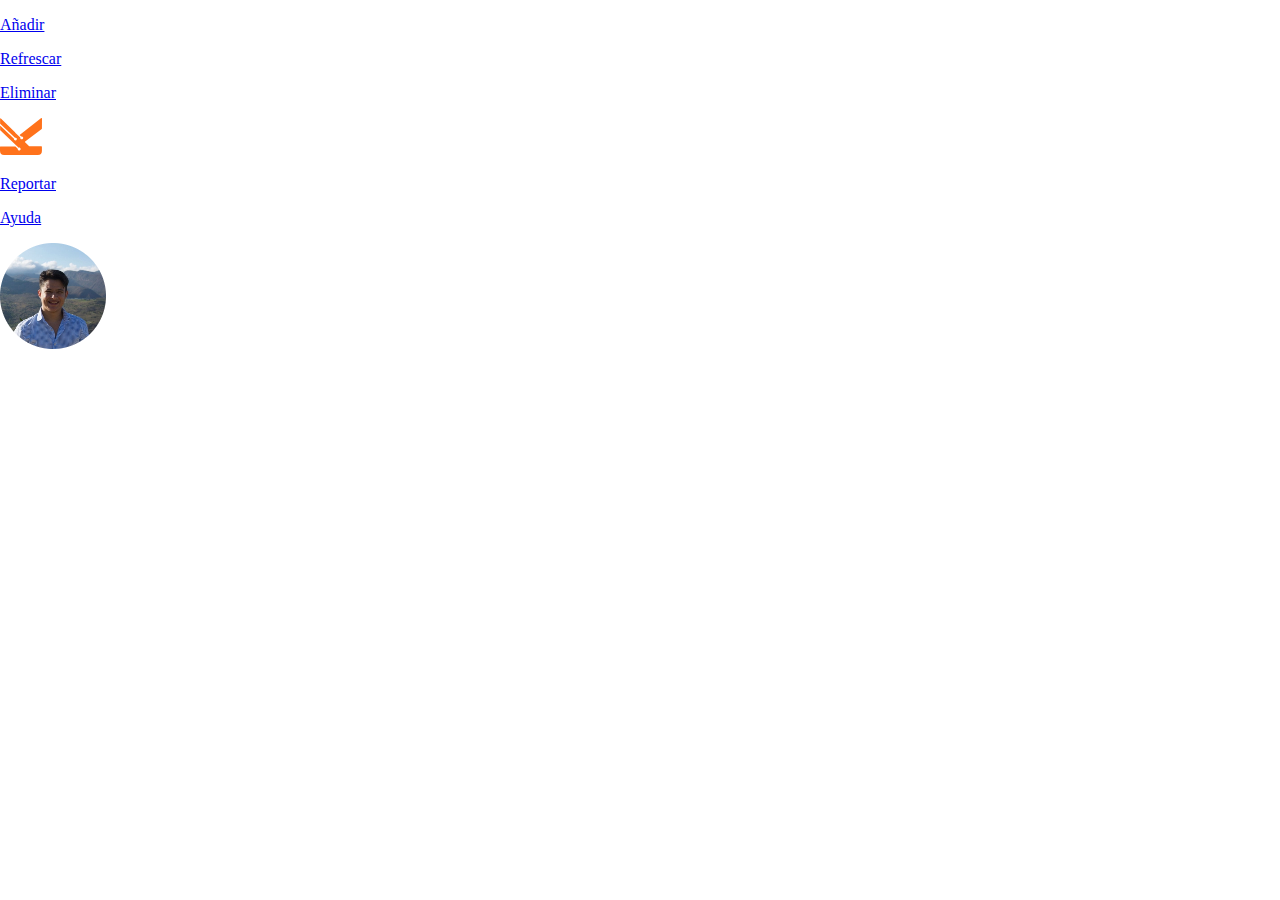
<file: html/panel/add.html>
<!DOCTYPE html>
<html lang="en">
<head>
    <meta charset="UTF-8">
    <meta name="viewport" content="width=device-width, initial-scale=1.0">
    <title>Pedro Felipe Gómez Bonilla - Añadir Indicadores</title>
    <link rel="stylesheet" href="../../style/panel/style-home.css"/>
    <link rel="icon" type="image/svg" href="../../img/plus.svg"/>
</head>
<body>
    <header>
        <div class="header">

            <a class="header__add" href="./add.html" title="Añadir indicadores">
                <div class="header__add--parentcontainer">
                    <div class="header__add--childcontainer">
                        <div class="header__add--btn"></div>
                    </div>
                </div>

                <p class="header__infotext">Añadir</p>
            </a>

            <a class="header__reload" href="./add.html" title="Refrescar la página">
                <div class="header__reload--container">
                    <div class="header__reload--btn"></div>
                </div>

                <p class="header__infotext">Refrescar</p>
            </a>

            <a class="header__delete" href="./delete.html" title="Eliminar indicadores">
                <div class="header__delete--container">
                    <div class="header__delete--btntop"></div>
                    <div class="header__delete--btncontainer"></div>
                </div>

                <p class="header__infotext">Eliminar</p>
            </a>

            <a class="header__home" href="./home.html" title="Ir al panel principal">
                <div class="header__home--container">
                    <img class="header__home--btn" src="../../img/logo.svg" alt="Panel principal"/>
                </div>
            </a>

            <a class="header__report" href="./report.html" title="Reportar indicadores">
                <div class="header__report--container">
                    <div class="header__report--btnL"></div>
                    <div class="header__delete--btnbody"></div>
                    <div class="header__delete--btnR"></div>
                </div>

                <p class="header__infotext">Reportar</p>
            </a>

            <a class="header__help" href="./help.html" title="Ayuda">
                <div class="header__help--parentcontainer">
                    <div class="header__help--childcontainer">
                        <div class="header__help--btn"></div>
                    </div>
                </div>

                <p class="header__infotext">Ayuda</p>
            </a>

            <div class="header__sideoptions">

                <div class="header__sideoptions--settings" title="Configuración"></div>
                <div class="header__sideoptions--notifications" title="Notificaciones"></div>
                <div class="header__sideoptions--profilecontainer">
                    <img class="header__sideoptions--profile" src="../../img/profile.png" alt="Opciones de perfil" title="Opciones de perfil"/>
                </div>

            </div>

        </div>
    </header>

</body>
</html>
</file>
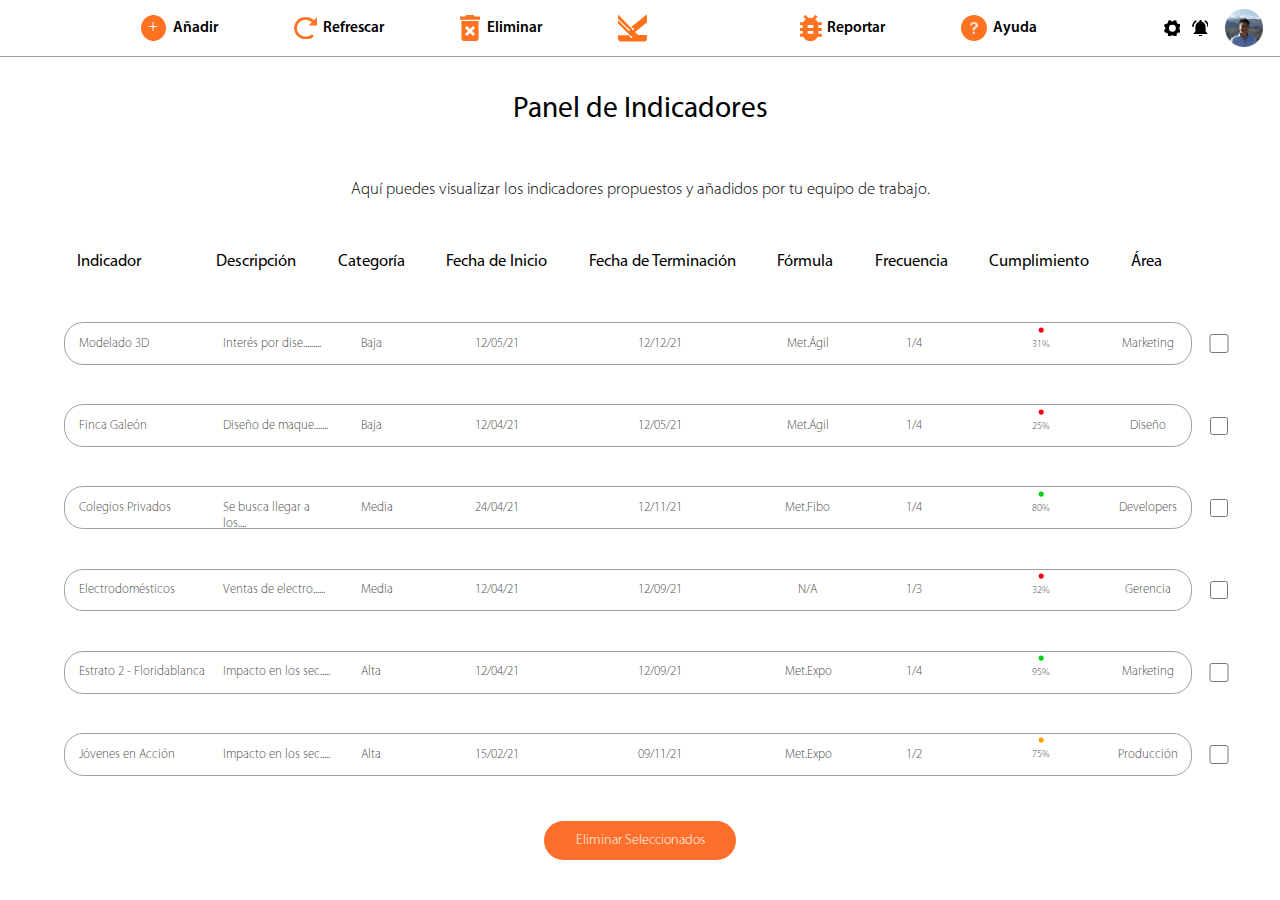
<file: html/panel/delete.html>
<!DOCTYPE html>
<html lang="en">
<head>
    <meta charset="UTF-8">
    <meta name="viewport" content="width=device-width, initial-scale=1.0">
    <title>Pedro Felipe Gómez Bonilla - Eliminar Indicadores</title>
    <link rel="stylesheet" href="../../style/panel/style-delete.css"/>
    <link rel="icon" type="image/svg" href="../../img/trash.svg"/>
</head>
<body>
    <header class="header">
        <div class="header__container">

            <a class="header__add" href="./add.html" title="Añadir indicadores">
                <div class="header__add--parentcontainer">
                    <div class="header__add--childcontainer">
                        <div class="header__add--btn"></div>
                    </div>
                </div>

                <p class="header__infotext">Añadir</p>
            </a>

            <a class="header__reload" href="" title="Refrescar la página">
                <div class="header__reload--container">
                    <div class="header__reload--btn"></div>
                </div>

                <p class="header__infotext">Refrescar</p>
            </a>

            <a class="header__delete" href="./delete.html" title="Eliminar indicadores">
                <div class="header__delete--container">
                    <div class="header__delete--btntop"></div>
                    <div class="header__delete--btncontainer"></div>
                </div>

                <p class="header__infotext">Eliminar</p>
            </a>

            <a class="header__home" href="./home.html" title="Ir al panel principal">
                <div class="header__home--container">
                    <img class="header__home--btn" src="../../img/logo.svg" alt="Panel principal"/>
                </div>
            </a>

            <a class="header__report" href="./report.html" title="Reportar indicadores">
                <div class="header__report--container">
                    <div class="header__report--btnL"></div>
                    <div class="header__delete--btnbody"></div>
                    <div class="header__delete--btnR"></div>
                </div>

                <p class="header__infotext">Reportar</p>
            </a>

            <a class="header__help" href="./help/delete-help.html" title="Ayuda">
                <div class="header__help--parentcontainer">
                    <div class="header__help--childcontainer">
                        <div class="header__help--btn"></div>
                    </div>
                </div>

                <p class="header__infotext">Ayuda</p>
            </a>

            <div class="header__sideoptions">

                <div class="header__sideoptions--settings" title="Configuración"></div>
                <div class="header__sideoptions--notifications" title="Notificaciones"></div>

                <div class="header__sideoptions--profilecontainer">
                    <a href="#header__sideoptions--target">
                        <img class="header__sideoptions--profile" src="../../img/profile.png" alt="Opciones de perfil" title="Opciones de perfil"/>
                    </a>
                </div>

                <div id="header__sideoptions--target" class="header__transparentbg">

                    <a href="#">
                        <div class="header__transparentbg"></div>
                    </a>

                    <div class="header__linkblockbg"></div>

                    <div class="header__sideoptions--useropts">
                        <div class="header__sideoptions--userdata">
                            <div class="header__sideoptions--useremail">
                                <p>pedrogomez.campuslands@gmail.com</p>
                            </div>
    
                            <div class="header__sideoptions--usertelnumber">
                                <p>+57 302 3019865</p>
                            </div>
    
                            <div class="header__sideoptions--username">
                                <p>PEDRO FELIPE GÓMEZ BONILLA</p>
                            </div>
                        </div>
    
                        <div class="header__sideoptions--useropt">
                            <div class="header__sideoptions--infotext">
                                <p>Ver perfil</p>
                            </div>
    
                            <div class="header__sideoptions--userseeprofile-icon header__sideoptions--icon"></div>
                        </div>
    
                        <div class="header__sideoptions--useropt">
                            <div class="header__sideoptions--infotext">
                                <p>Opciones de seguridad</p>
                            </div>
    
                            <div class="header__sideoptions--usersecurityoptions-icon header__sideoptions--icon"></div>
                        </div>
    
                        <div class="header__sideoptions--useropt">
                            <div class="header__sideoptions--infotext">
                                <p>Configuración</p>
                            </div>
    
                            <div class="header__sideoptions--usersettings-icon header__sideoptions--icon"></div>
                        </div>
    
                        <div class="header__sideoptions--useropt">
                            <div class="header__sideoptions--infotext">
                                <p>Notificaciones</p>
                            </div>
    
                            <div class="header__sideoptions--usernotifications-icon header__sideoptions--icon"></div>
                        </div>
    
                        <div class="header__sideoptions--useropt">
                            <div class="header__sideoptions--infotext">
                                <p>Ayuda</p>
                            </div>
    
                            <div class="header__sideoptions--userhelp-icon header__sideoptions--icon"></div>
                        </div>
    
                        <div class="header__sideoptions--useropt">
                            <div class="header__sideoptions--infotext">
                                <p>Tema</p>
                            </div>
    
                            <div class="header__sideoptions--usertheme-icon header__sideoptions--icon"></div>
                        </div>
    
                        <div class="header__sideoptions--useropt">
                            <div class="header__sideoptions--infotext">
                                <p>Idioma</p>
                            </div>
    
                            <div class="header__sideoptions--userlanguage-icon header__sideoptions--icon"></div>
                        </div>

                        <a class="header__sideoptions--useropt" href="../../index.html">
                            <div class="header__sideoptions--infotext">
                                <p>Cerrar sesión</p>
                            </div>
    
                            <div class="header__sideoptions--userlogout-icon header__sideoptions--icon"></div>
                        </a>
                    </div>
                </div>

            </div>

        </div>
    </header>

    <section class="section">

        <div class="section__container">

            <p class="section__title">Panel de Indicadores</p>
            <p class="section__description">Aquí puedes visualizar los indicadores propuestos y añadidos por tu equipo de trabajo.</p>
    
            <div class="section__indicatordata section__indicatordata--titles">
                <div class="section__indicatortitles">
                    <div class="section__indicatortitle section__indicatortitle--indicator">Indicador</div>
                    <div class="section__indicatortitle section__indicatortitle--description">Descripción</div>
                    <div class="section__indicatortitle section__indicatortitle--category">Categoría</div>
                    <div class="section__indicatortitle section__indicatortitle--startdate">Fecha de Inicio</div>
                    <div class="section__indicatortitle section__indicatortitle--terminationdate">Fecha de Terminación</div>
                    <div class="section__indicatortitle section__indicatortitle--formula">Fórmula</div>
                    <div class="section__indicatortitle section__indicatortitle--frequency">Frecuencia</div>
                    <div class="section__indicatortitle section__indicatortitle--compliance">Cumplimiento</div>
                    <div class="section__indicatortitle section__indicatortitle--area">Área</div>
                    <div class="section__indicatorspace"></div>
                </div>
            </div>
    
    
    
            <div class="section__indicatordata">
                <div class="section__indicator">
                    <p class="section__indicator--indicator">Modelado 3D</p>
                    <p class="section__indicator--description">Interés por dise.........</p>
                    <p class="section__indicator--category">Baja</p>
                    <p class="section__indicator--startdate">12/05/21</p>
                    <p class="section__indicator--terminationdate">12/12/21</p>
                    <p class="section__indicator--formula">Met.Ágil</p>
                    <p class="section__indicator--frequency">1/4</p>
                    <div class="section__indicator--compliance" style="--percentage: 31; --color: #ff0011;">
    
                        <svg width="3vw" height="3vw">
                            <circle class="section__indicator--compliancediagram" r="1.1vw" cx="50%" cy="50%" pathlength="100"/>
                        </svg>
    
                        <span>31%</span>
    
                    </div>
                    <p class="section__indicator--area">Marketing</p>
                </div>
    
                <div class="section__indicator--checkboxcontainer">
                    <input class="section__indicator--checkbox" type="checkbox"/>
                </div>
            </div>
    
            <div class="section__indicatordata">
                <div class="section__indicator">
                    <p class="section__indicator--indicator">Finca Galeón</p>
                    <p class="section__indicator--description">Diseño de maque.......</p>
                    <p class="section__indicator--category">Baja</p>
                    <p class="section__indicator--startdate">12/04/21</p>
                    <p class="section__indicator--terminationdate">12/05/21</p>
                    <p class="section__indicator--formula">Met.Ágil</p>
                    <p class="section__indicator--frequency">1/4</p>
                    <div class="section__indicator--compliance" style="--percentage: 25; --color: #ff0011;">
    
                        <svg width="3vw" height="3vw">
                            <circle class="section__indicator--compliancediagram" r="1.1vw" cx="50%" cy="50%" pathlength="100"/>
                        </svg>
    
                        <span>25%</span>
    
                    </div>
                    <p class="section__indicator--area">Diseño</p>
                </div>
    
                <div class="section__indicator--checkboxcontainer">
                    <input class="section__indicator--checkbox" type="checkbox"/>
                </div>
            </div>
    
            <div class="section__indicatordata">
                <div class="section__indicator">
                    <p class="section__indicator--indicator">Colegios Privados</p>
                    <p class="section__indicator--description">Se busca llegar a los....</p>
                    <p class="section__indicator--category">Media</p>
                    <p class="section__indicator--startdate">24/04/21</p>
                    <p class="section__indicator--terminationdate">12/11/21</p>
                    <p class="section__indicator--formula">Met.Fibo</p>
                    <p class="section__indicator--frequency">1/4</p>
                    <div class="section__indicator--compliance" style="--percentage: 80; --color: #00d010;">
    
                        <svg width="3vw" height="3vw">
                            <circle class="section__indicator--compliancediagram" r="1.1vw" cx="50%" cy="50%" pathlength="100"/>
                        </svg>
    
                        <span>80%</span>
    
                    </div>
                    <p class="section__indicator--area">Developers</p>
                </div>
    
                <div class="section__indicator--checkboxcontainer">
                    <input class="section__indicator--checkbox" type="checkbox"/>
                </div>
            </div>
    
            <div class="section__indicatordata">
                <div class="section__indicator">
                    <p class="section__indicator--indicator">Electrodomésticos</p>
                    <p class="section__indicator--description">Ventas de electro......</p>
                    <p class="section__indicator--category">Media</p>
                    <p class="section__indicator--startdate">12/04/21</p>
                    <p class="section__indicator--terminationdate">12/09/21</p>
                    <p class="section__indicator--formula">N/A</p>
                    <p class="section__indicator--frequency">1/3</p>
                    <div class="section__indicator--compliance" style="--percentage: 32; --color: #ff0011;">
    
                        <svg width="3vw" height="3vw">
                            <circle class="section__indicator--compliancediagram" r="1.1vw" cx="50%" cy="50%" pathlength="100"/>
                        </svg>
    
                        <span>32%</span>
    
                    </div>
                    <p class="section__indicator--area">Gerencia</p>
                </div>
    
                <div class="section__indicator--checkboxcontainer">
                    <input class="section__indicator--checkbox" type="checkbox"/>
                </div>
            </div>
    
            <div class="section__indicatordata">
                <div class="section__indicator">
                    <p class="section__indicator--indicator">Estrato 2 - Floridablanca</p>
                    <p class="section__indicator--description">Impacto en los sec.....</p>
                    <p class="section__indicator--category">Alta</p>
                    <p class="section__indicator--startdate">12/04/21</p>
                    <p class="section__indicator--terminationdate">12/09/21</p>
                    <p class="section__indicator--formula">Met.Expo</p>
                    <p class="section__indicator--frequency">1/4</p>
                    <div class="section__indicator--compliance" style="--percentage: 95; --color: #00d010;">
    
                        <svg width="3vw" height="3vw">
                            <circle class="section__indicator--compliancediagram" r="1.1vw" cx="50%" cy="50%" pathlength="100"/>
                        </svg>
    
                        <span>95%</span>
    
                    </div>
                    <p class="section__indicator--area">Marketing</p>
                </div>
    
                <div class="section__indicator--checkboxcontainer">
                    <input class="section__indicator--checkbox" type="checkbox"/>
                </div>
            </div>
    
            <div class="section__indicatordata">
                <div class="section__indicator">
                    <p class="section__indicator--indicator">Jóvenes en Acción</p>
                    <p class="section__indicator--description">Impacto en los sec.....</p>
                    <p class="section__indicator--category">Alta</p>
                    <p class="section__indicator--startdate">15/02/21</p>
                    <p class="section__indicator--terminationdate">09/11/21</p>
                    <p class="section__indicator--formula">Met.Expo</p>
                    <p class="section__indicator--frequency">1/2</p>
                    <div class="section__indicator--compliance" style="--percentage: 75; --color: #ff9f05;">
    
                        <svg width="3vw" height="3vw">
                            <circle class="section__indicator--compliancediagram" r="1.1vw" cx="50%" cy="50%" pathlength="100"/>
                        </svg>
    
                        <span>75%</span>
    
                    </div>
                    <p class="section__indicator--area">Producción</p>
                </div>
    
                <div class="section__indicator--checkboxcontainer">
                    <input class="section__indicator--checkbox" type="checkbox"/>
                </div>
            </div>
    
            <a class="section__btn" href="./verification/delete-verification.html">
                <p>Eliminar Seleccionados</p>
            </a>

        </div>

    </section>

    <header class="header--mobile">
        <div class="header--mobile__container">

            <div class="header--mobile__menubtncontainer">
                <div class="header--mobile__menubtn"></div>
            </div>

            <a class="header--mobile__link" href="./home.html" title="Ir al panel principal">
                <div class="header--mobile__home--btn header--mobile__btn"></div>
                <p class="header--mobile__infotext">Panel principal</p>
            </a>

            <a class="header--mobile__link" href="./add.html" title="Añadir indicadores">
                <div class="header--mobile__add--btn header--mobile__btn"></div>
                <p class="header--mobile__infotext">Añadir</p>
            </a>

            <a class="header--mobile__link" href="./home.html" title="Refrescar la página">
                <div class="header--mobile__reload--btn header--mobile__btn"></div>
                <p class="header--mobile__infotext">Refrescar</p>
            </a>

            <a class="header--mobile__link" href="./delete.html" title="Eliminar indicadores">
                <div class="header--mobile__delete--btn header--mobile__btn"></div>
                <p class="header--mobile__infotext">Eliminar</p>
            </a>

            <a class="header--mobile__link" href="./report.html" title="Reportar indicadores">
                <div class="header--mobile__report--btn header--mobile__btn"></div>
                <p class="header--mobile__infotext">Reportar</p>
            </a>

            <a class="header--mobile__link" href="./help/add-help.html" title="Ayuda">
                <div class="header--mobile__help--btn header--mobile__btn"></div>
                <p class="header--mobile__infotext">Ayuda</p>
            </a>

            <div class="header--mobile__useropts">
                <a class="header--mobile__useroptstitle" title="Opciones de usuario">
                    <div class="header--mobile__profile--img"></div>
                    <p class="header--mobile__infotext header--mobile__usertitle">Opciones de usuario</p>
                </a>

                <a class="header--mobile__link" title="Ver perfil">
                    <div class="header--mobile__seeprofile--btn header--mobile__btn"></div>
                    <p class="header--mobile__infotext header--mobile__useropt">Ver perfil</p>
                </a>

                <a class="header--mobile__link" title="Opciones de seguridad">
                    <div class="header--mobile__securityoptions--btn header--mobile__btn"></div>
                    <p class="header--mobile__infotext header--mobile__useropt">Opciones de seguridad</p>
                </a>

                <a class="header--mobile__link" title="Configuración">
                    <div class="header--mobile__settings--btn header--mobile__btn"></div>
                    <p class="header--mobile__infotext header--mobile__useropt">Configuración</p>
                </a>

                <a class="header--mobile__link" title="Notificaciones">
                    <div class="header--mobile__notifications--btn header--mobile__btn"></div>
                    <p class="header--mobile__infotext header--mobile__useropt">Notificaciones</p>
                </a>

                <a class="header--mobile__link" href="../../index.html" title="Cerrar sesión">
                    <div class="header--mobile__logout--btn header--mobile__btn"></div>
                    <p class="header--mobile__infotext header--mobile__useropt">Cerrar sesión</p>
                </a>

                <div class="header--mobile__decorationline"></div>

                <a class="header--mobile__link" title="Tema">
                    <div class="header--mobile__theme--btn header--mobile__btn"></div>
                    <p class="header--mobile__infotext header--mobile__useropt">Tema</p>
                </a>

                <a class="header--mobile__link" title="Idioma">
                    <div class="header--mobile__language--btn header--mobile__btn"></div>
                    <p class="header--mobile__infotext header--mobile__useropt">Idioma</p>
                </a>
            </div>

        </div>
    </header>

    <section>
        <div class="section--mobile">
            <div class="section--mobile__container">
                <p class="section--mobile__title">Panel de Indicadores</p>
                <p class="section--mobile__description">Aquí puedes visualizar los indicadores propuestos y añadidos por tu equipo de trabajo.</p>

                <div class="section--mobile__indicatordata">

                    <div class="section--mobile__indicatorcontent--indicator-content">
                        <div class="section--mobile__indicator">
                            <p>Modelado 3D</p>
                        </div>
    
                        <div class="section--mobile__indicatorcontent">
    
                            <div class="section--mobile__indicator--description section--mobile__indicator--item">
                                <p class="section--mobile__indicator--title">Descripción</p>
                                <p class="section--mobile__indicator--content">Interés por diseño y modelado tridimensional en proyectos de desarrollo, evaluando la aplicabilidad y eficiencia en entornos digitales y físicos dentro del área de marketing.</p>
                            </div>
    
                            <div class="section--mobile__indicator--category section--mobile__indicator--item">
                                <p class="section--mobile__indicator--title">Categoría</p>
                                <p class="section--mobile__indicator--content">Baja</p>
                            </div>
    
                            <div class="section--mobile__indicator--startdate section--mobile__indicator--item">
                                <p class="section--mobile__indicator--title">Fecha de Inicio</p>
                                <p class="section--mobile__indicator--content">12/05/21</p>
                            </div>
    
                            <div class="section--mobile__indicator--terminationdate section--mobile__indicator--item">
                                <p class="section--mobile__indicator--title">Fecha de Terminación</p>
                                <p class="section--mobile__indicator--content">12/12/21</p>
                            </div>
    
                            <div class="section--mobile__indicator--formula section--mobile__indicator--item">
                                <p class="section--mobile__indicator--title">Fórmula</p>
                                <p class="section--mobile__indicator--content">Met.Ágil</p>
                            </div>
    
                            <div class="section--mobile__indicator--frequency section--mobile__indicator--item">
                                <p class="section--mobile__indicator--title">Frecuencia</p>
                                <p class="section--mobile__indicator--content">1/4</p>
                            </div>
    
                            <div class="section--mobile__indicator--compliance section--mobile__indicator--item" style="--percentage: 31; --color: #ff0011;">
    
                                <p class="section--mobile__indicator--title">Cumplimiento</p>
    
                                <svg width="13vw" height="13vw">
                                    <circle class="section--mobile__indicator--compliancediagram" r="5vw" cx="50%" cy="50%" pathlength="100"/>
                                </svg>
            
                                <span>31%</span>
            
                            </div>
    
                            <div class="section--mobile__indicator--area section--mobile__indicator--item">
                                <p class="section--mobile__indicator--title">Área</p>
                                <p class="section--mobile__indicator--content">Marketing</p>
                            </div>

                            <div class="section--mobile__indicatorcontent--btn"></div>
    
                        </div>
                    </div>

                    <div class="section--mobile__indicator--checkboxcontainer">
                        <input class="section--mobile__indicator--checkbox" type="checkbox"/>
                    </div>
                </div>

                <div class="section--mobile__indicatordata">

                    <div class="section--mobile__indicatorcontent--indicator-content">

                        <div class="section--mobile__indicator">
                            <p>Finca Galeón</p>
                        </div>

                        <div class="section--mobile__indicatorcontent">
                            <div class="section--mobile__indicator--description section--mobile__indicator--item">
                                <p class="section--mobile__indicator--title">Descripción</p>
                                <p class="section--mobile__indicator--content">Diseño de maquetas y prototipos arquitectónicos para evaluar la viabilidad y presentación de proyectos en el área de diseño.</p>
                            </div>

                            <div class="section--mobile__indicator--category section--mobile__indicator--item">
                                <p class="section--mobile__indicator--title">Categoría</p>
                                <p class="section--mobile__indicator--content">Baja</p>
                            </div>

                            <div class="section--mobile__indicator--startdate section--mobile__indicator--item">
                                <p class="section--mobile__indicator--title">Fecha de Inicio</p>
                                <p class="section--mobile__indicator--content">12/04/21</p>
                            </div>

                            <div class="section--mobile__indicator--terminationdate section--mobile__indicator--item">
                                <p class="section--mobile__indicator--title">Fecha de Terminación</p>
                                <p class="section--mobile__indicator--content">12/05/21</p>
                            </div>

                            <div class="section--mobile__indicator--formula section--mobile__indicator--item">
                                <p class="section--mobile__indicator--title">Fórmula</p>
                                <p class="section--mobile__indicator--content">Met.Ágil</p>
                            </div>

                            <div class="section--mobile__indicator--frequency section--mobile__indicator--item">
                                <p class="section--mobile__indicator--title">Frecuencia</p>
                                <p class="section--mobile__indicator--content">1/4</p>
                            </div>

                            <div class="section--mobile__indicator--compliance section--mobile__indicator--item" style="--percentage: 25; --color: #ff0011;">

                                <p class="section--mobile__indicator--title">Cumplimiento</p>

                                <svg width="13vw" height="13vw">
                                    <circle class="section--mobile__indicator--compliancediagram" r="5vw" cx="50%" cy="50%" pathlength="100"/>
                                </svg>
                            
                                <span>25%</span>
                            
                            </div>

                            <div class="section--mobile__indicator--area section--mobile__indicator--item">
                                <p class="section--mobile__indicator--title">Área</p>
                                <p class="section--mobile__indicator--content">Diseño</p>
                            </div>

                            <div class="section--mobile__indicatorcontent--btn"></div>

                        </div>
                    </div>

                    <div class="section--mobile__indicator--checkboxcontainer">
                        <input class="section--mobile__indicator--checkbox" type="checkbox"/>
                    </div>
                </div>

                <div class="section--mobile__indicatordata">

                    <div class="section--mobile__indicatorcontent--indicator-content">
                    
                        <div class="section--mobile__indicator">
                            <p>Colegios Privados</p>
                        </div>

                        <div class="section--mobile__indicatorcontent">
                            <div class="section--mobile__indicator--description section--mobile__indicator--item">
                                <p class="section--mobile__indicator--title">Descripción</p>
                                <p class="section--mobile__indicator--content">Se busca llegar a los principales colegios privados para ofrecer propuestas de valor en infraestructura, tecnología y servicios educativos, fortaleciendo la relación con el sector académico.</p>
                            </div>

                            <div class="section--mobile__indicator--category section--mobile__indicator--item">
                                <p class="section--mobile__indicator--title">Categoría</p>
                                <p class="section--mobile__indicator--content">Media</p>
                            </div>

                            <div class="section--mobile__indicator--startdate section--mobile__indicator--item">
                                <p class="section--mobile__indicator--title">Fecha de Inicio</p>
                                <p class="section--mobile__indicator--content">24/04/21</p>
                            </div>

                            <div class="section--mobile__indicator--terminationdate section--mobile__indicator--item">
                                <p class="section--mobile__indicator--title">Fecha de Terminación</p>
                                <p class="section--mobile__indicator--content">12/11/21</p>
                            </div>

                            <div class="section--mobile__indicator--formula section--mobile__indicator--item">
                                <p class="section--mobile__indicator--title">Fórmula</p>
                                <p class="section--mobile__indicator--content">Met.Fibo</p>
                            </div>

                            <div class="section--mobile__indicator--frequency section--mobile__indicator--item">
                                <p class="section--mobile__indicator--title">Frecuencia</p>
                                <p class="section--mobile__indicator--content">1/4</p>
                            </div>

                            <div class="section--mobile__indicator--compliance section--mobile__indicator--item" style="--percentage: 80; --color: #00d010;">

                                <p class="section--mobile__indicator--title">Cumplimiento</p>

                                <svg width="13vw" height="13vw">
                                    <circle class="section--mobile__indicator--compliancediagram" r="5vw" cx="50%" cy="50%" pathlength="100"/>
                                </svg>
                            
                                <span>80%</span>
                            
                            </div>

                            <div class="section--mobile__indicator--area section--mobile__indicator--item">
                                <p class="section--mobile__indicator--title">Área</p>
                                <p class="section--mobile__indicator--content">Developers</p>
                            </div>

                            <div class="section--mobile__indicatorcontent--btn"></div>

                        </div>
                    </div>

                    <div class="section--mobile__indicator--checkboxcontainer">
                        <input class="section--mobile__indicator--checkbox" type="checkbox"/>
                    </div>
                </div>

                <div class="section--mobile__indicatordata">

                    <div class="section--mobile__indicatorcontent--indicator-content">

                        <div class="section--mobile__indicator">
                            <p>Electrodomésticos</p>
                        </div>

                        <div class="section--mobile__indicatorcontent">
                            <div class="section--mobile__indicator--description section--mobile__indicator--item">
                                <p class="section--mobile__indicator--title">Descripción</p>
                                <p class="section--mobile__indicator--content">Ventas de electrodomésticos enfocadas en la optimización de estrategias comerciales y expansión del mercado, asegurando un crecimiento sostenible en el sector.</p>
                            </div>

                            <div class="section--mobile__indicator--category section--mobile__indicator--item">
                                <p class="section--mobile__indicator--title">Categoría</p>
                                <p class="section--mobile__indicator--content">Media</p>
                            </div>

                            <div class="section--mobile__indicator--startdate section--mobile__indicator--item">
                                <p class="section--mobile__indicator--title">Fecha de Inicio</p>
                                <p class="section--mobile__indicator--content">12/04/21</p>
                            </div>

                            <div class="section--mobile__indicator--terminationdate section--mobile__indicator--item">
                                <p class="section--mobile__indicator--title">Fecha de Terminación</p>
                                <p class="section--mobile__indicator--content">12/09/21</p>
                            </div>

                            <div class="section--mobile__indicator--formula section--mobile__indicator--item">
                                <p class="section--mobile__indicator--title">Fórmula</p>
                                <p class="section--mobile__indicator--content">N/A</p>
                            </div>

                            <div class="section--mobile__indicator--frequency section--mobile__indicator--item">
                                <p class="section--mobile__indicator--title">Frecuencia</p>
                                <p class="section--mobile__indicator--content">1/3</p>
                            </div>

                            <div class="section--mobile__indicator--compliance section--mobile__indicator--item" style="--percentage: 32; --color: #ff0011;">

                                <p class="section--mobile__indicator--title">Cumplimiento</p>

                                <svg width="13vw" height="13vw">
                                    <circle class="section--mobile__indicator--compliancediagram" r="5vw" cx="50%" cy="50%" pathlength="100"/>
                                </svg>
                            
                                <span>32%</span>
                            
                            </div>

                            <div class="section--mobile__indicator--area section--mobile__indicator--item">
                                <p class="section--mobile__indicator--title">Área</p>
                                <p class="section--mobile__indicator--content">Gerencia</p>
                            </div>

                            <div class="section--mobile__indicatorcontent--btn"></div>

                        </div>
                    </div>

                    <div class="section--mobile__indicator--checkboxcontainer">
                        <input class="section--mobile__indicator--checkbox" type="checkbox"/>
                    </div>
                </div>

                <div class="section--mobile__indicatordata">

                    <div class="section--mobile__indicatorcontent--indicator-content">

                        <div class="section--mobile__indicator">
                            <p>Estrato 2 - Floridablanca</p>
                        </div>

                        <div class="section--mobile__indicatorcontent">
                            <div class="section--mobile__indicator--description section--mobile__indicator--item">
                                <p class="section--mobile__indicator--title">Descripción</p>
                                <p class="section--mobile__indicator--content">Impacto en los sectores de Estrato 2 en Floridablanca, analizando el desarrollo social y económico a través de proyectos e inversiones estratégicas.</p>
                            </div>

                            <div class="section--mobile__indicator--category section--mobile__indicator--item">
                                <p class="section--mobile__indicator--title">Categoría</p>
                                <p class="section--mobile__indicator--content">Alta</p>
                            </div>

                            <div class="section--mobile__indicator--startdate section--mobile__indicator--item">
                                <p class="section--mobile__indicator--title">Fecha de Inicio</p>
                                <p class="section--mobile__indicator--content">12/04/21</p>
                            </div>

                            <div class="section--mobile__indicator--terminationdate section--mobile__indicator--item">
                                <p class="section--mobile__indicator--title">Fecha de Terminación</p>
                                <p class="section--mobile__indicator--content">12/09/21</p>
                            </div>

                            <div class="section--mobile__indicator--formula section--mobile__indicator--item">
                                <p class="section--mobile__indicator--title">Fórmula</p>
                                <p class="section--mobile__indicator--content">Met.Expo</p>
                            </div>

                            <div class="section--mobile__indicator--frequency section--mobile__indicator--item">
                                <p class="section--mobile__indicator--title">Frecuencia</p>
                                <p class="section--mobile__indicator--content">1/4</p>
                            </div>

                            <div class="section--mobile__indicator--compliance section--mobile__indicator--item" style="--percentage: 95; --color: #00d010;">

                                <p class="section--mobile__indicator--title">Cumplimiento</p>

                                <svg width="13vw" height="13vw">
                                    <circle class="section--mobile__indicator--compliancediagram" r="5vw" cx="50%" cy="50%" pathlength="100"/>
                                </svg>
                            
                                <span>95%</span>
                            
                            </div>

                            <div class="section--mobile__indicator--area section--mobile__indicator--item">
                                <p class="section--mobile__indicator--title">Área</p>
                                <p class="section--mobile__indicator--content">Marketing</p>
                            </div>

                            <div class="section--mobile__indicatorcontent--btn"></div>

                        </div>
                    </div>

                    <div class="section--mobile__indicator--checkboxcontainer">
                        <input class="section--mobile__indicator--checkbox" type="checkbox"/>
                    </div>
                </div>

                <div class="section--mobile__indicatordata">

                    <div class="section--mobile__indicatorcontent--indicator-content">
                    
                        <div class="section--mobile__indicator">
                            <p>Jóvenes en Acción</p>
                        </div>

                        <div class="section--mobile__indicatorcontent">
                            <div class="section--mobile__indicator--description section--mobile__indicator--item">
                                <p class="section--mobile__indicator--title">Descripción</p>
                                <p class="section--mobile__indicator--content">Impacto en los sectores juveniles a través del programa Jóvenes en Acción, promoviendo oportunidades de educación, empleo y desarrollo social.</p>
                            </div>

                            <div class="section--mobile__indicator--category section--mobile__indicator--item">
                                <p class="section--mobile__indicator--title">Categoría</p>
                                <p class="section--mobile__indicator--content">Alta</p>
                            </div>

                            <div class="section--mobile__indicator--startdate section--mobile__indicator--item">
                                <p class="section--mobile__indicator--title">Fecha de Inicio</p>
                                <p class="section--mobile__indicator--content">15/02/21</p>
                            </div>

                            <div class="section--mobile__indicator--terminationdate section--mobile__indicator--item">
                                <p class="section--mobile__indicator--title">Fecha de Terminación</p>
                                <p class="section--mobile__indicator--content">09/11/21</p>
                            </div>

                            <div class="section--mobile__indicator--formula section--mobile__indicator--item">
                                <p class="section--mobile__indicator--title">Fórmula</p>
                                <p class="section--mobile__indicator--content">Met.Expo</p>
                            </div>

                            <div class="section--mobile__indicator--frequency section--mobile__indicator--item">
                                <p class="section--mobile__indicator--title">Frecuencia</p>
                                <p class="section--mobile__indicator--content">1/2</p>
                            </div>

                            <div class="section--mobile__indicator--compliance section--mobile__indicator--item" style="--percentage: 75; --color: #ff9f05;">

                                <p class="section--mobile__indicator--title">Cumplimiento</p>

                                <svg width="13vw" height="13vw">
                                    <circle class="section--mobile__indicator--compliancediagram" r="5vw" cx="50%" cy="50%" pathlength="100"/>
                                </svg>
                            
                                <span>75%</span>
                            
                            </div>

                            <div class="section--mobile__indicator--area section--mobile__indicator--item">
                                <p class="section--mobile__indicator--title">Área</p>
                                <p class="section--mobile__indicator--content">Producción</p>
                            </div>

                            <div class="section--mobile__indicatorcontent--btn"></div>

                        </div>
                    </div>

                    <div class="section--mobile__indicator--checkboxcontainer">
                        <input class="section--mobile__indicator--checkbox" type="checkbox"/>
                    </div>
                </div>

                <a class="section--mobile__btn" href="./verification/delete-verification.html">
                    <p>Eliminar Seleccionados</p>
                </a>

            </div>
        </div>
    </section>
</body>
</html>
</file>
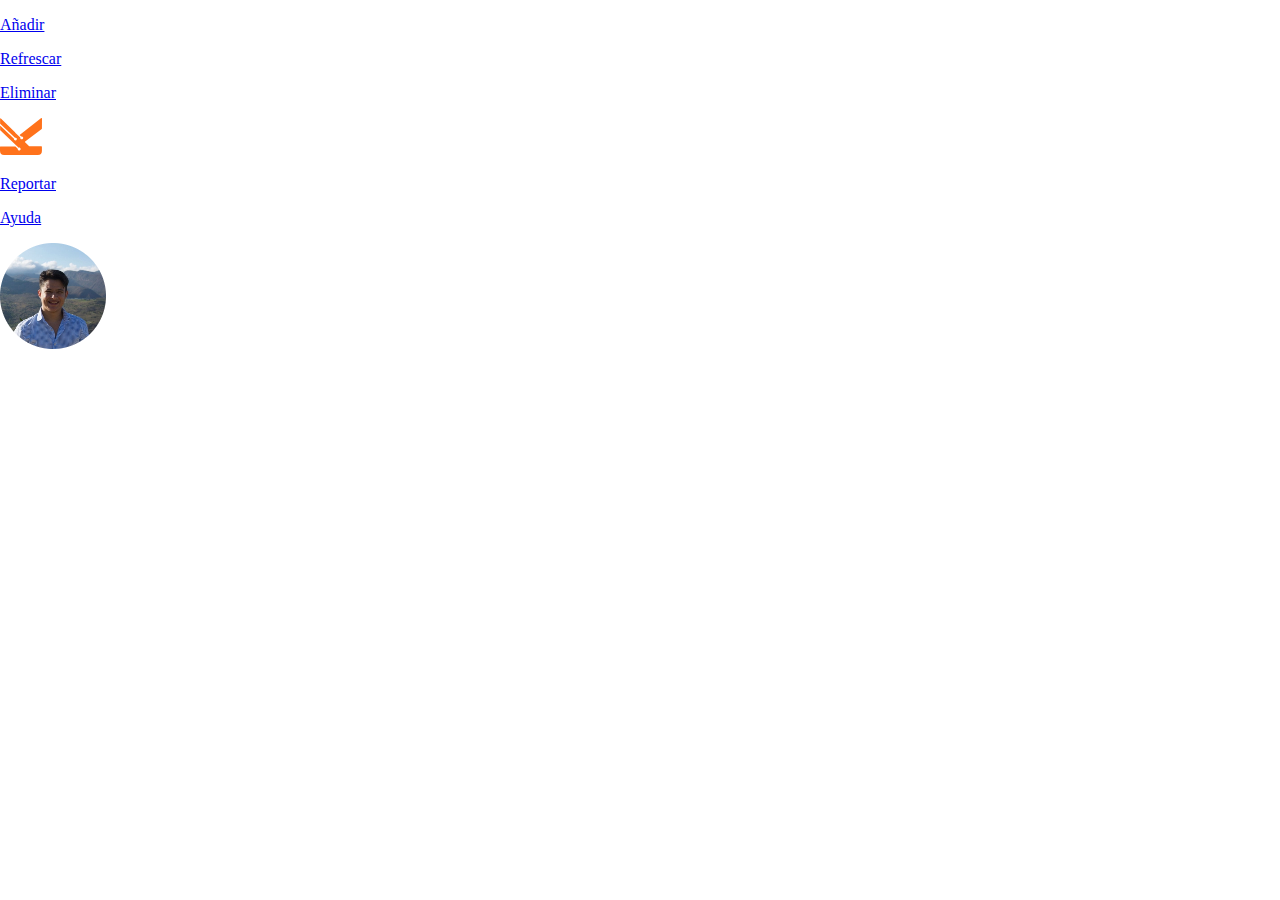
<file: html/panel/help.html>
<!DOCTYPE html>
<html lang="en">
<head>
    <meta charset="UTF-8">
    <meta name="viewport" content="width=device-width, initial-scale=1.0">
    <title>Pedro Felipe Gómez Bonilla - Ayuda</title>
    <link rel="stylesheet" href="../../style/panel/style-home.css"/>
    <link rel="icon" type="image/svg" href="../../img/question.svg"/>
</head>
<body>
    <header>
        <div class="header">

            <a class="header__add" href="./add.html" title="Añadir indicadores">
                <div class="header__add--parentcontainer">
                    <div class="header__add--childcontainer">
                        <div class="header__add--btn"></div>
                    </div>
                </div>

                <p class="header__infotext">Añadir</p>
            </a>

            <a class="header__reload" href="./help.html" title="Refrescar la página">
                <div class="header__reload--container">
                    <div class="header__reload--btn"></div>
                </div>

                <p class="header__infotext">Refrescar</p>
            </a>

            <a class="header__delete" href="./delete.html" title="Eliminar indicadores">
                <div class="header__delete--container">
                    <div class="header__delete--btntop"></div>
                    <div class="header__delete--btncontainer"></div>
                </div>

                <p class="header__infotext">Eliminar</p>
            </a>

            <a class="header__home" href="./home.html" title="Ir al panel principal">
                <div class="header__home--container">
                    <img class="header__home--btn" src="../../img/logo.svg" alt="Panel principal"/>
                </div>
            </a>

            <a class="header__report" href="./report.html" title="Reportar indicadores">
                <div class="header__report--container">
                    <div class="header__report--btnL"></div>
                    <div class="header__delete--btnbody"></div>
                    <div class="header__delete--btnR"></div>
                </div>

                <p class="header__infotext">Reportar</p>
            </a>

            <a class="header__help" href="./help.html" title="Ayuda">
                <div class="header__help--parentcontainer">
                    <div class="header__help--childcontainer">
                        <div class="header__help--btn"></div>
                    </div>
                </div>

                <p class="header__infotext">Ayuda</p>
            </a>

            <div class="header__sideoptions">

                <div class="header__sideoptions--settings" title="Configuración"></div>
                <div class="header__sideoptions--notifications" title="Notificaciones"></div>
                <div class="header__sideoptions--profilecontainer">
                    <img class="header__sideoptions--profile" src="../../img/profile.png" alt="Opciones de perfil" title="Opciones de perfil"/>
                </div>

            </div>

        </div>
    </header>

    <section class="section">

    </section>
</body>
</html>
</file>
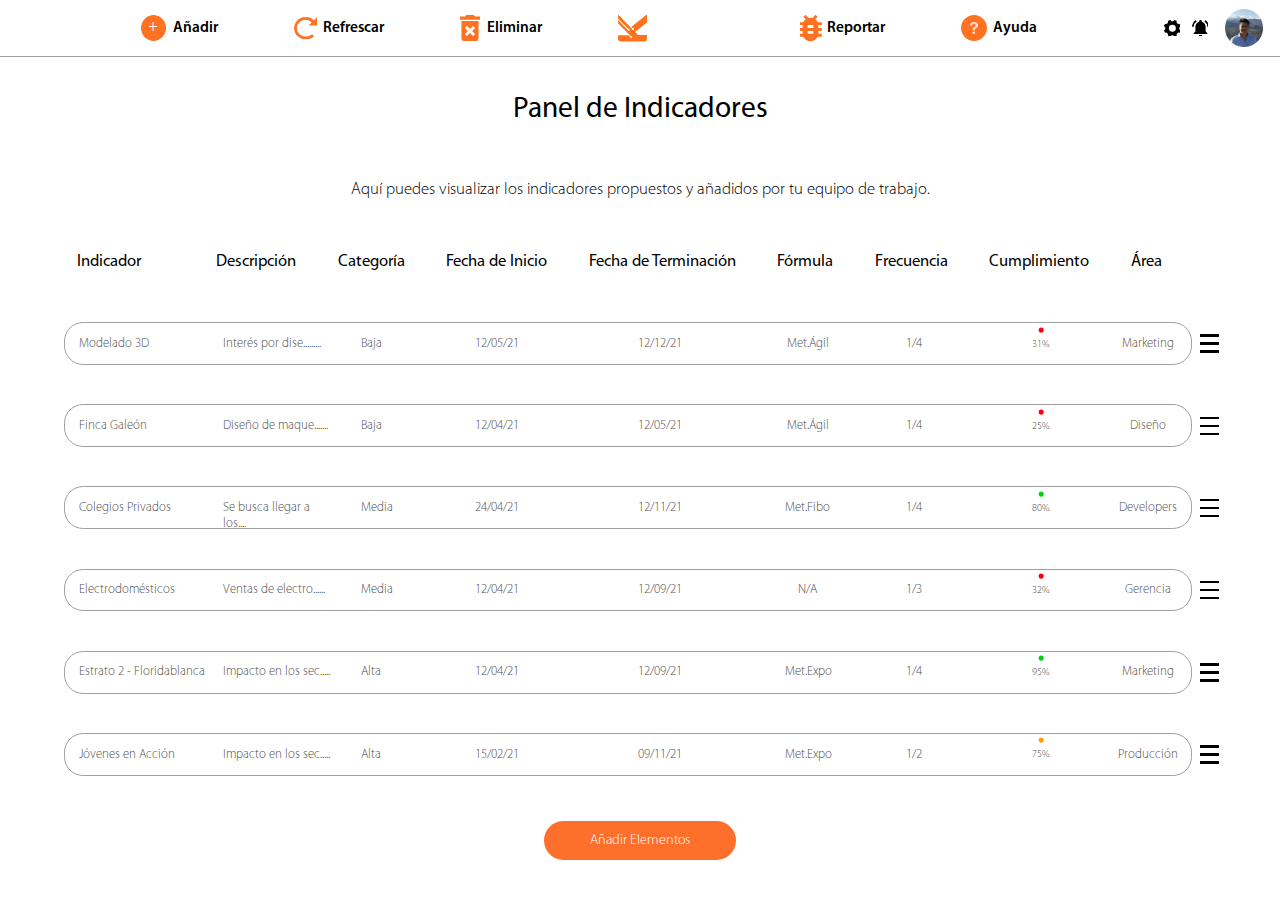
<file: html/panel/home.html>
<!DOCTYPE html>
<html lang="en">
<head>
    <meta charset="UTF-8">
    <meta name="viewport" content="width=device-width, initial-scale=1.0">
    <title>Pedro Felipe Gómez Bonilla - Panel Principal</title>
    <link rel="stylesheet" href="../../style/panel/style-home.css"/>
    <link rel="icon" type="image/svg" href="../../img/logo.svg"/>
</head>
<body>
    <header class="header">
        <div class="header__container">

            <a class="header__add" href="./add.html" title="Añadir indicadores">
                <div class="header__add--parentcontainer">
                    <div class="header__add--childcontainer">
                        <div class="header__add--btn"></div>
                    </div>
                </div>

                <p class="header__infotext">Añadir</p>
            </a>

            <a class="header__reload" href="" title="Refrescar la página">
                <div class="header__reload--container">
                    <div class="header__reload--btn"></div>
                </div>

                <p class="header__infotext">Refrescar</p>
            </a>

            <a class="header__delete" href="./delete.html" title="Eliminar indicadores">
                <div class="header__delete--container">
                    <div class="header__delete--btntop"></div>
                    <div class="header__delete--btncontainer"></div>
                </div>

                <p class="header__infotext">Eliminar</p>
            </a>

            <a class="header__home" href="./home.html" title="Ir al panel principal">
                <div class="header__home--container">
                    <img class="header__home--btn" src="../../img/logo.svg" alt="Panel principal"/>
                </div>
            </a>

            <a class="header__report" href="./report.html" title="Reportar indicadores">
                <div class="header__report--container">
                    <div class="header__report--btnL"></div>
                    <div class="header__delete--btnbody"></div>
                    <div class="header__delete--btnR"></div>
                </div>

                <p class="header__infotext">Reportar</p>
            </a>

            <a class="header__help" href="./help/home-help.html" title="Ayuda">
                <div class="header__help--parentcontainer">
                    <div class="header__help--childcontainer">
                        <div class="header__help--btn"></div>
                    </div>
                </div>

                <p class="header__infotext">Ayuda</p>
            </a>

            <div class="header__sideoptions">

                <div class="header__sideoptions--settings" title="Configuración"></div>
                <div class="header__sideoptions--notifications" title="Notificaciones"></div>

                <div class="header__sideoptions--profilecontainer">
                    <a href="#header__sideoptions--target">
                        <img class="header__sideoptions--profile" src="../../img/profile.png" alt="Opciones de perfil" title="Opciones de perfil"/>
                    </a>
                </div>

                <div id="header__sideoptions--target" class="header__transparentbg">

                    <a href="#">
                        <div class="header__transparentbg"></div>
                    </a>

                    <div class="header__linkblockbg"></div>

                    <div class="header__sideoptions--useropts">
                        <div class="header__sideoptions--userdata">
                            <div class="header__sideoptions--useremail">
                                <p>pedrogomez.campuslands@gmail.com</p>
                            </div>
    
                            <div class="header__sideoptions--usertelnumber">
                                <p>+57 302 3019865</p>
                            </div>
    
                            <div class="header__sideoptions--username">
                                <p>PEDRO FELIPE GÓMEZ BONILLA</p>
                            </div>
                        </div>
    
                        <div class="header__sideoptions--useropt">
                            <div class="header__sideoptions--infotext">
                                <p>Ver perfil</p>
                            </div>
    
                            <div class="header__sideoptions--userseeprofile-icon header__sideoptions--icon"></div>
                        </div>
    
                        <div class="header__sideoptions--useropt">
                            <div class="header__sideoptions--infotext">
                                <p>Opciones de seguridad</p>
                            </div>
    
                            <div class="header__sideoptions--usersecurityoptions-icon header__sideoptions--icon"></div>
                        </div>
    
                        <div class="header__sideoptions--useropt">
                            <div class="header__sideoptions--infotext">
                                <p>Configuración</p>
                            </div>
    
                            <div class="header__sideoptions--usersettings-icon header__sideoptions--icon"></div>
                        </div>
    
                        <div class="header__sideoptions--useropt">
                            <div class="header__sideoptions--infotext">
                                <p>Notificaciones</p>
                            </div>
    
                            <div class="header__sideoptions--usernotifications-icon header__sideoptions--icon"></div>
                        </div>
    
                        <div class="header__sideoptions--useropt">
                            <div class="header__sideoptions--infotext">
                                <p>Ayuda</p>
                            </div>
    
                            <div class="header__sideoptions--userhelp-icon header__sideoptions--icon"></div>
                        </div>
    
                        <div class="header__sideoptions--useropt">
                            <div class="header__sideoptions--infotext">
                                <p>Tema</p>
                            </div>
    
                            <div class="header__sideoptions--usertheme-icon header__sideoptions--icon"></div>
                        </div>
    
                        <div class="header__sideoptions--useropt">
                            <div class="header__sideoptions--infotext">
                                <p>Idioma</p>
                            </div>
    
                            <div class="header__sideoptions--userlanguage-icon header__sideoptions--icon"></div>
                        </div>

                        <a class="header__sideoptions--useropt" href="../../index.html">
                            <div class="header__sideoptions--infotext">
                                <p>Cerrar sesión</p>
                            </div>
    
                            <div class="header__sideoptions--userlogout-icon header__sideoptions--icon"></div>
                        </a>
                    </div>
                </div>

            </div>

        </div>
    </header>

    <section class="section">

        <div class="section__container">

            <p class="section__title">Panel de Indicadores</p>
            <p class="section__description">Aquí puedes visualizar los indicadores propuestos y añadidos por tu equipo de trabajo.</p>
    
            <div class="section__indicatordata section__indicatordata--titles">
                <div class="section__indicatortitles">
                    <div class="section__indicatortitle section__indicatortitle--indicator">Indicador</div>
                    <div class="section__indicatortitle section__indicatortitle--description">Descripción</div>
                    <div class="section__indicatortitle section__indicatortitle--category">Categoría</div>
                    <div class="section__indicatortitle section__indicatortitle--startdate">Fecha de Inicio</div>
                    <div class="section__indicatortitle section__indicatortitle--terminationdate">Fecha de Terminación</div>
                    <div class="section__indicatortitle section__indicatortitle--formula">Fórmula</div>
                    <div class="section__indicatortitle section__indicatortitle--frequency">Frecuencia</div>
                    <div class="section__indicatortitle section__indicatortitle--compliance">Cumplimiento</div>
                    <div class="section__indicatortitle section__indicatortitle--area">Área</div>
                    <div class="section__indicatorspace"></div>
                </div>
            </div>
    
    
    
            <div class="section__indicatordata">
                <div class="section__indicator">
                    <p class="section__indicator--indicator">Modelado 3D</p>
                    <p class="section__indicator--description">Interés por dise.........</p>
                    <p class="section__indicator--category">Baja</p>
                    <p class="section__indicator--startdate">12/05/21</p>
                    <p class="section__indicator--terminationdate">12/12/21</p>
                    <p class="section__indicator--formula">Met.Ágil</p>
                    <p class="section__indicator--frequency">1/4</p>
                    <div class="section__indicator--compliance" style="--percentage: 31; --color: #ff0011;">
    
                        <svg width="3vw" height="3vw">
                            <circle class="section__indicator--compliancediagram" r="1.1vw" cx="50%" cy="50%" pathlength="100"/>
                        </svg>
    
                        <span>31%</span>
    
                    </div>
                    <p class="section__indicator--area">Marketing</p>
                </div>
    
                <div class="section__indicator--motioncontrol">
                    <div class="section__indicator--motioncontrolbar"></div>
                    <div class="section__indicator--motioncontrolbar"></div>
                    <div class="section__indicator--motioncontrolbar"></div>
                </div>
            </div>
    
            <div class="section__indicatordata">
                <div class="section__indicator">
                    <p class="section__indicator--indicator">Finca Galeón</p>
                    <p class="section__indicator--description">Diseño de maque.......</p>
                    <p class="section__indicator--category">Baja</p>
                    <p class="section__indicator--startdate">12/04/21</p>
                    <p class="section__indicator--terminationdate">12/05/21</p>
                    <p class="section__indicator--formula">Met.Ágil</p>
                    <p class="section__indicator--frequency">1/4</p>
                    <div class="section__indicator--compliance" style="--percentage: 25; --color: #ff0011;">
    
                        <svg width="3vw" height="3vw">
                            <circle class="section__indicator--compliancediagram" r="1.1vw" cx="50%" cy="50%" pathlength="100"/>
                        </svg>
    
                        <span>25%</span>
    
                    </div>
                    <p class="section__indicator--area">Diseño</p>
                </div>
    
                <div class="section__indicator--motioncontrol">
                    <div class="section__indicator--motioncontrolbar"></div>
                    <div class="section__indicator--motioncontrolbar"></div>
                    <div class="section__indicator--motioncontrolbar"></div>
                </div>
            </div>
    
            <div class="section__indicatordata">
                <div class="section__indicator">
                    <p class="section__indicator--indicator">Colegios Privados</p>
                    <p class="section__indicator--description">Se busca llegar a los....</p>
                    <p class="section__indicator--category">Media</p>
                    <p class="section__indicator--startdate">24/04/21</p>
                    <p class="section__indicator--terminationdate">12/11/21</p>
                    <p class="section__indicator--formula">Met.Fibo</p>
                    <p class="section__indicator--frequency">1/4</p>
                    <div class="section__indicator--compliance" style="--percentage: 80; --color: #00d010;">
    
                        <svg width="3vw" height="3vw">
                            <circle class="section__indicator--compliancediagram" r="1.1vw" cx="50%" cy="50%" pathlength="100"/>
                        </svg>
    
                        <span>80%</span>
    
                    </div>
                    <p class="section__indicator--area">Developers</p>
                </div>
    
                <div class="section__indicator--motioncontrol">
                    <div class="section__indicator--motioncontrolbar"></div>
                    <div class="section__indicator--motioncontrolbar"></div>
                    <div class="section__indicator--motioncontrolbar"></div>
                </div>
            </div>
    
            <div class="section__indicatordata">
                <div class="section__indicator">
                    <p class="section__indicator--indicator">Electrodomésticos</p>
                    <p class="section__indicator--description">Ventas de electro......</p>
                    <p class="section__indicator--category">Media</p>
                    <p class="section__indicator--startdate">12/04/21</p>
                    <p class="section__indicator--terminationdate">12/09/21</p>
                    <p class="section__indicator--formula">N/A</p>
                    <p class="section__indicator--frequency">1/3</p>
                    <div class="section__indicator--compliance" style="--percentage: 32; --color: #ff0011;">
    
                        <svg width="3vw" height="3vw">
                            <circle class="section__indicator--compliancediagram" r="1.1vw" cx="50%" cy="50%" pathlength="100"/>
                        </svg>
    
                        <span>32%</span>
    
                    </div>
                    <p class="section__indicator--area">Gerencia</p>
                </div>
    
                <div class="section__indicator--motioncontrol">
                    <div class="section__indicator--motioncontrolbar"></div>
                    <div class="section__indicator--motioncontrolbar"></div>
                    <div class="section__indicator--motioncontrolbar"></div>
                </div>
            </div>
    
            <div class="section__indicatordata">
                <div class="section__indicator">
                    <p class="section__indicator--indicator">Estrato 2 - Floridablanca</p>
                    <p class="section__indicator--description">Impacto en los sec.....</p>
                    <p class="section__indicator--category">Alta</p>
                    <p class="section__indicator--startdate">12/04/21</p>
                    <p class="section__indicator--terminationdate">12/09/21</p>
                    <p class="section__indicator--formula">Met.Expo</p>
                    <p class="section__indicator--frequency">1/4</p>
                    <div class="section__indicator--compliance" style="--percentage: 95; --color: #00d010;">
    
                        <svg width="3vw" height="3vw">
                            <circle class="section__indicator--compliancediagram" r="1.1vw" cx="50%" cy="50%" pathlength="100"/>
                        </svg>
    
                        <span>95%</span>
    
                    </div>
                    <p class="section__indicator--area">Marketing</p>
                </div>
    
                <div class="section__indicator--motioncontrol">
                    <div class="section__indicator--motioncontrolbar"></div>
                    <div class="section__indicator--motioncontrolbar"></div>
                    <div class="section__indicator--motioncontrolbar"></div>
                </div>
            </div>
    
            <div class="section__indicatordata">
                <div class="section__indicator">
                    <p class="section__indicator--indicator">Jóvenes en Acción</p>
                    <p class="section__indicator--description">Impacto en los sec.....</p>
                    <p class="section__indicator--category">Alta</p>
                    <p class="section__indicator--startdate">15/02/21</p>
                    <p class="section__indicator--terminationdate">09/11/21</p>
                    <p class="section__indicator--formula">Met.Expo</p>
                    <p class="section__indicator--frequency">1/2</p>
                    <div class="section__indicator--compliance" style="--percentage: 75; --color: #ff9f05;">
    
                        <svg width="3vw" height="3vw">
                            <circle class="section__indicator--compliancediagram" r="1.1vw" cx="50%" cy="50%" pathlength="100"/>
                        </svg>
    
                        <span>75%</span>
    
                    </div>
                    <p class="section__indicator--area">Producción</p>
                </div>
    
                <div class="section__indicator--motioncontrol">
                    <div class="section__indicator--motioncontrolbar"></div>
                    <div class="section__indicator--motioncontrolbar"></div>
                    <div class="section__indicator--motioncontrolbar"></div>
                </div>
            </div>
    
            <a class="section__btn" href="./add.html">
                <p href="./add.html">Añadir Elementos</p>
            </a>

        </div>

    </section>

    <header class="header--mobile">
        <div class="header--mobile__container">

            <div class="header--mobile__menubtncontainer">
                <div class="header--mobile__menubtn"></div>
            </div>

            <a class="header--mobile__link" href="./home.html" title="Ir al panel principal">
                <div class="header--mobile__home--btn header--mobile__btn"></div>
                <p class="header--mobile__infotext">Panel principal</p>
            </a>

            <a class="header--mobile__link" href="./add.html" title="Añadir indicadores">
                <div class="header--mobile__add--btn header--mobile__btn"></div>
                <p class="header--mobile__infotext">Añadir</p>
            </a>

            <a class="header--mobile__link" href="./home.html" title="Refrescar la página">
                <div class="header--mobile__reload--btn header--mobile__btn"></div>
                <p class="header--mobile__infotext">Refrescar</p>
            </a>

            <a class="header--mobile__link" href="./delete.html" title="Eliminar indicadores">
                <div class="header--mobile__delete--btn header--mobile__btn"></div>
                <p class="header--mobile__infotext">Eliminar</p>
            </a>

            <a class="header--mobile__link" href="./report.html" title="Reportar indicadores">
                <div class="header--mobile__report--btn header--mobile__btn"></div>
                <p class="header--mobile__infotext">Reportar</p>
            </a>

            <a class="header--mobile__link" href="./help/home-help.html" title="Ayuda">
                <div class="header--mobile__help--btn header--mobile__btn"></div>
                <p class="header--mobile__infotext">Ayuda</p>
            </a>

            <div class="header--mobile__useropts">
                <a class="header--mobile__useroptstitle" title="Opciones de usuario">
                    <div class="header--mobile__profile--img"></div>
                    <p class="header--mobile__infotext header--mobile__usertitle">Opciones de usuario</p>
                </a>

                <a class="header--mobile__link" title="Ver perfil">
                    <div class="header--mobile__seeprofile--btn header--mobile__btn"></div>
                    <p class="header--mobile__infotext header--mobile__useropt">Ver perfil</p>
                </a>

                <a class="header--mobile__link" title="Opciones de seguridad">
                    <div class="header--mobile__securityoptions--btn header--mobile__btn"></div>
                    <p class="header--mobile__infotext header--mobile__useropt">Opciones de seguridad</p>
                </a>

                <a class="header--mobile__link" title="Configuración">
                    <div class="header--mobile__settings--btn header--mobile__btn"></div>
                    <p class="header--mobile__infotext header--mobile__useropt">Configuración</p>
                </a>

                <a class="header--mobile__link" title="Notificaciones">
                    <div class="header--mobile__notifications--btn header--mobile__btn"></div>
                    <p class="header--mobile__infotext header--mobile__useropt">Notificaciones</p>
                </a>

                <a class="header--mobile__link" href="../../index.html" title="Cerrar sesión">
                    <div class="header--mobile__logout--btn header--mobile__btn"></div>
                    <p class="header--mobile__infotext header--mobile__useropt">Cerrar sesión</p>
                </a>

                <div class="header--mobile__decorationline"></div>

                <a class="header--mobile__link" title="Tema">
                    <div class="header--mobile__theme--btn header--mobile__btn"></div>
                    <p class="header--mobile__infotext header--mobile__useropt">Tema</p>
                </a>

                <a class="header--mobile__link" title="Idioma">
                    <div class="header--mobile__language--btn header--mobile__btn"></div>
                    <p class="header--mobile__infotext header--mobile__useropt">Idioma</p>
                </a>
            </div>

        </div>
    </header>

    <section>
        <div class="section--mobile">
            <div class="section--mobile__container">
                <p class="section--mobile__title">Panel de Indicadores</p>
                <p class="section--mobile__description">Aquí puedes visualizar los indicadores propuestos y añadidos por tu equipo de trabajo.</p>

                <div class="section--mobile__indicatordata">

                    <div class="section--mobile__indicatorcontent--indicator-content">
                        <div class="section--mobile__indicator">
                            <p>Modelado 3D</p>
                        </div>
    
                        <div class="section--mobile__indicatorcontent">
    
                            <div class="section--mobile__indicator--description section--mobile__indicator--item">
                                <p class="section--mobile__indicator--title">Descripción</p>
                                <p class="section--mobile__indicator--content">Interés por diseño y modelado tridimensional en proyectos de desarrollo, evaluando la aplicabilidad y eficiencia en entornos digitales y físicos dentro del área de marketing.</p>
                            </div>
    
                            <div class="section--mobile__indicator--category section--mobile__indicator--item">
                                <p class="section--mobile__indicator--title">Categoría</p>
                                <p class="section--mobile__indicator--content">Baja</p>
                            </div>
    
                            <div class="section--mobile__indicator--startdate section--mobile__indicator--item">
                                <p class="section--mobile__indicator--title">Fecha de Inicio</p>
                                <p class="section--mobile__indicator--content">12/05/21</p>
                            </div>
    
                            <div class="section--mobile__indicator--terminationdate section--mobile__indicator--item">
                                <p class="section--mobile__indicator--title">Fecha de Terminación</p>
                                <p class="section--mobile__indicator--content">12/12/21</p>
                            </div>
    
                            <div class="section--mobile__indicator--formula section--mobile__indicator--item">
                                <p class="section--mobile__indicator--title">Fórmula</p>
                                <p class="section--mobile__indicator--content">Met.Ágil</p>
                            </div>
    
                            <div class="section--mobile__indicator--frequency section--mobile__indicator--item">
                                <p class="section--mobile__indicator--title">Frecuencia</p>
                                <p class="section--mobile__indicator--content">1/4</p>
                            </div>
    
                            <div class="section--mobile__indicator--compliance section--mobile__indicator--item" style="--percentage: 31; --color: #ff0011;">
    
                                <p class="section--mobile__indicator--title">Cumplimiento</p>
    
                                <svg width="13vw" height="13vw">
                                    <circle class="section--mobile__indicator--compliancediagram" r="5vw" cx="50%" cy="50%" pathlength="100"/>
                                </svg>
            
                                <span>31%</span>
            
                            </div>
    
                            <div class="section--mobile__indicator--area section--mobile__indicator--item">
                                <p class="section--mobile__indicator--title">Área</p>
                                <p class="section--mobile__indicator--content">Marketing</p>
                            </div>

                            <div class="section--mobile__indicatorcontent--btn"></div>
    
                        </div>
                    </div>

                    <div class="section--mobile__indicator--motioncontrol">
                        <div class="section--mobile__indicator--motioncontrolbar"></div>
                        <div class="section--mobile__indicator--motioncontrolbar"></div>
                        <div class="section--mobile__indicator--motioncontrolbar"></div>
                    </div>
                </div>

                <div class="section--mobile__indicatordata">

                    <div class="section--mobile__indicatorcontent--indicator-content">

                        <div class="section--mobile__indicator">
                            <p>Finca Galeón</p>
                        </div>

                        <div class="section--mobile__indicatorcontent">
                            <div class="section--mobile__indicator--description section--mobile__indicator--item">
                                <p class="section--mobile__indicator--title">Descripción</p>
                                <p class="section--mobile__indicator--content">Diseño de maquetas y prototipos arquitectónicos para evaluar la viabilidad y presentación de proyectos en el área de diseño.</p>
                            </div>

                            <div class="section--mobile__indicator--category section--mobile__indicator--item">
                                <p class="section--mobile__indicator--title">Categoría</p>
                                <p class="section--mobile__indicator--content">Baja</p>
                            </div>

                            <div class="section--mobile__indicator--startdate section--mobile__indicator--item">
                                <p class="section--mobile__indicator--title">Fecha de Inicio</p>
                                <p class="section--mobile__indicator--content">12/04/21</p>
                            </div>

                            <div class="section--mobile__indicator--terminationdate section--mobile__indicator--item">
                                <p class="section--mobile__indicator--title">Fecha de Terminación</p>
                                <p class="section--mobile__indicator--content">12/05/21</p>
                            </div>

                            <div class="section--mobile__indicator--formula section--mobile__indicator--item">
                                <p class="section--mobile__indicator--title">Fórmula</p>
                                <p class="section--mobile__indicator--content">Met.Ágil</p>
                            </div>

                            <div class="section--mobile__indicator--frequency section--mobile__indicator--item">
                                <p class="section--mobile__indicator--title">Frecuencia</p>
                                <p class="section--mobile__indicator--content">1/4</p>
                            </div>

                            <div class="section--mobile__indicator--compliance section--mobile__indicator--item" style="--percentage: 25; --color: #ff0011;">

                                <p class="section--mobile__indicator--title">Cumplimiento</p>

                                <svg width="13vw" height="13vw">
                                    <circle class="section--mobile__indicator--compliancediagram" r="5vw" cx="50%" cy="50%" pathlength="100"/>
                                </svg>
                            
                                <span>25%</span>
                            
                            </div>

                            <div class="section--mobile__indicator--area section--mobile__indicator--item">
                                <p class="section--mobile__indicator--title">Área</p>
                                <p class="section--mobile__indicator--content">Diseño</p>
                            </div>

                            <div class="section--mobile__indicatorcontent--btn"></div>

                        </div>
                    </div>

                    <div class="section--mobile__indicator--motioncontrol">
                        <div class="section--mobile__indicator--motioncontrolbar"></div>
                        <div class="section--mobile__indicator--motioncontrolbar"></div>
                        <div class="section--mobile__indicator--motioncontrolbar"></div>
                    </div>
                </div>

                <div class="section--mobile__indicatordata">

                    <div class="section--mobile__indicatorcontent--indicator-content">
                    
                        <div class="section--mobile__indicator">
                            <p>Colegios Privados</p>
                        </div>

                        <div class="section--mobile__indicatorcontent">
                            <div class="section--mobile__indicator--description section--mobile__indicator--item">
                                <p class="section--mobile__indicator--title">Descripción</p>
                                <p class="section--mobile__indicator--content">Se busca llegar a los principales colegios privados para ofrecer propuestas de valor en infraestructura, tecnología y servicios educativos, fortaleciendo la relación con el sector académico.</p>
                            </div>

                            <div class="section--mobile__indicator--category section--mobile__indicator--item">
                                <p class="section--mobile__indicator--title">Categoría</p>
                                <p class="section--mobile__indicator--content">Media</p>
                            </div>

                            <div class="section--mobile__indicator--startdate section--mobile__indicator--item">
                                <p class="section--mobile__indicator--title">Fecha de Inicio</p>
                                <p class="section--mobile__indicator--content">24/04/21</p>
                            </div>

                            <div class="section--mobile__indicator--terminationdate section--mobile__indicator--item">
                                <p class="section--mobile__indicator--title">Fecha de Terminación</p>
                                <p class="section--mobile__indicator--content">12/11/21</p>
                            </div>

                            <div class="section--mobile__indicator--formula section--mobile__indicator--item">
                                <p class="section--mobile__indicator--title">Fórmula</p>
                                <p class="section--mobile__indicator--content">Met.Fibo</p>
                            </div>

                            <div class="section--mobile__indicator--frequency section--mobile__indicator--item">
                                <p class="section--mobile__indicator--title">Frecuencia</p>
                                <p class="section--mobile__indicator--content">1/4</p>
                            </div>

                            <div class="section--mobile__indicator--compliance section--mobile__indicator--item" style="--percentage: 80; --color: #00d010;">

                                <p class="section--mobile__indicator--title">Cumplimiento</p>

                                <svg width="13vw" height="13vw">
                                    <circle class="section--mobile__indicator--compliancediagram" r="5vw" cx="50%" cy="50%" pathlength="100"/>
                                </svg>
                            
                                <span>80%</span>
                            
                            </div>

                            <div class="section--mobile__indicator--area section--mobile__indicator--item">
                                <p class="section--mobile__indicator--title">Área</p>
                                <p class="section--mobile__indicator--content">Developers</p>
                            </div>

                            <div class="section--mobile__indicatorcontent--btn"></div>

                        </div>
                    </div>

                    <div class="section--mobile__indicator--motioncontrol">
                        <div class="section--mobile__indicator--motioncontrolbar"></div>
                        <div class="section--mobile__indicator--motioncontrolbar"></div>
                        <div class="section--mobile__indicator--motioncontrolbar"></div>
                    </div>
                </div>

                <div class="section--mobile__indicatordata">

                    <div class="section--mobile__indicatorcontent--indicator-content">

                        <div class="section--mobile__indicator">
                            <p>Electrodomésticos</p>
                        </div>

                        <div class="section--mobile__indicatorcontent">
                            <div class="section--mobile__indicator--description section--mobile__indicator--item">
                                <p class="section--mobile__indicator--title">Descripción</p>
                                <p class="section--mobile__indicator--content">Ventas de electrodomésticos enfocadas en la optimización de estrategias comerciales y expansión del mercado, asegurando un crecimiento sostenible en el sector.</p>
                            </div>

                            <div class="section--mobile__indicator--category section--mobile__indicator--item">
                                <p class="section--mobile__indicator--title">Categoría</p>
                                <p class="section--mobile__indicator--content">Media</p>
                            </div>

                            <div class="section--mobile__indicator--startdate section--mobile__indicator--item">
                                <p class="section--mobile__indicator--title">Fecha de Inicio</p>
                                <p class="section--mobile__indicator--content">12/04/21</p>
                            </div>

                            <div class="section--mobile__indicator--terminationdate section--mobile__indicator--item">
                                <p class="section--mobile__indicator--title">Fecha de Terminación</p>
                                <p class="section--mobile__indicator--content">12/09/21</p>
                            </div>

                            <div class="section--mobile__indicator--formula section--mobile__indicator--item">
                                <p class="section--mobile__indicator--title">Fórmula</p>
                                <p class="section--mobile__indicator--content">N/A</p>
                            </div>

                            <div class="section--mobile__indicator--frequency section--mobile__indicator--item">
                                <p class="section--mobile__indicator--title">Frecuencia</p>
                                <p class="section--mobile__indicator--content">1/3</p>
                            </div>

                            <div class="section--mobile__indicator--compliance section--mobile__indicator--item" style="--percentage: 32; --color: #ff0011;">

                                <p class="section--mobile__indicator--title">Cumplimiento</p>

                                <svg width="13vw" height="13vw">
                                    <circle class="section--mobile__indicator--compliancediagram" r="5vw" cx="50%" cy="50%" pathlength="100"/>
                                </svg>
                            
                                <span>32%</span>
                            
                            </div>

                            <div class="section--mobile__indicator--area section--mobile__indicator--item">
                                <p class="section--mobile__indicator--title">Área</p>
                                <p class="section--mobile__indicator--content">Gerencia</p>
                            </div>

                            <div class="section--mobile__indicatorcontent--btn"></div>

                        </div>
                    </div>

                    <div class="section--mobile__indicator--motioncontrol">
                        <div class="section--mobile__indicator--motioncontrolbar"></div>
                        <div class="section--mobile__indicator--motioncontrolbar"></div>
                        <div class="section--mobile__indicator--motioncontrolbar"></div>
                    </div>
                </div>

                <div class="section--mobile__indicatordata">

                    <div class="section--mobile__indicatorcontent--indicator-content">

                        <div class="section--mobile__indicator">
                            <p>Estrato 2 - Floridablanca</p>
                        </div>

                        <div class="section--mobile__indicatorcontent">
                            <div class="section--mobile__indicator--description section--mobile__indicator--item">
                                <p class="section--mobile__indicator--title">Descripción</p>
                                <p class="section--mobile__indicator--content">Impacto en los sectores de Estrato 2 en Floridablanca, analizando el desarrollo social y económico a través de proyectos e inversiones estratégicas.</p>
                            </div>

                            <div class="section--mobile__indicator--category section--mobile__indicator--item">
                                <p class="section--mobile__indicator--title">Categoría</p>
                                <p class="section--mobile__indicator--content">Alta</p>
                            </div>

                            <div class="section--mobile__indicator--startdate section--mobile__indicator--item">
                                <p class="section--mobile__indicator--title">Fecha de Inicio</p>
                                <p class="section--mobile__indicator--content">12/04/21</p>
                            </div>

                            <div class="section--mobile__indicator--terminationdate section--mobile__indicator--item">
                                <p class="section--mobile__indicator--title">Fecha de Terminación</p>
                                <p class="section--mobile__indicator--content">12/09/21</p>
                            </div>

                            <div class="section--mobile__indicator--formula section--mobile__indicator--item">
                                <p class="section--mobile__indicator--title">Fórmula</p>
                                <p class="section--mobile__indicator--content">Met.Expo</p>
                            </div>

                            <div class="section--mobile__indicator--frequency section--mobile__indicator--item">
                                <p class="section--mobile__indicator--title">Frecuencia</p>
                                <p class="section--mobile__indicator--content">1/4</p>
                            </div>

                            <div class="section--mobile__indicator--compliance section--mobile__indicator--item" style="--percentage: 95; --color: #00d010;">

                                <p class="section--mobile__indicator--title">Cumplimiento</p>

                                <svg width="13vw" height="13vw">
                                    <circle class="section--mobile__indicator--compliancediagram" r="5vw" cx="50%" cy="50%" pathlength="100"/>
                                </svg>
                            
                                <span>95%</span>
                            
                            </div>

                            <div class="section--mobile__indicator--area section--mobile__indicator--item">
                                <p class="section--mobile__indicator--title">Área</p>
                                <p class="section--mobile__indicator--content">Marketing</p>
                            </div>

                            <div class="section--mobile__indicatorcontent--btn"></div>

                        </div>
                    </div>

                    <div class="section--mobile__indicator--motioncontrol">
                        <div class="section--mobile__indicator--motioncontrolbar"></div>
                        <div class="section--mobile__indicator--motioncontrolbar"></div>
                        <div class="section--mobile__indicator--motioncontrolbar"></div>
                    </div>
                </div>

                <div class="section--mobile__indicatordata">

                    <div class="section--mobile__indicatorcontent--indicator-content">
                    
                        <div class="section--mobile__indicator">
                            <p>Jóvenes en Acción</p>
                        </div>

                        <div class="section--mobile__indicatorcontent">
                            <div class="section--mobile__indicator--description section--mobile__indicator--item">
                                <p class="section--mobile__indicator--title">Descripción</p>
                                <p class="section--mobile__indicator--content">Impacto en los sectores juveniles a través del programa Jóvenes en Acción, promoviendo oportunidades de educación, empleo y desarrollo social.</p>
                            </div>

                            <div class="section--mobile__indicator--category section--mobile__indicator--item">
                                <p class="section--mobile__indicator--title">Categoría</p>
                                <p class="section--mobile__indicator--content">Alta</p>
                            </div>

                            <div class="section--mobile__indicator--startdate section--mobile__indicator--item">
                                <p class="section--mobile__indicator--title">Fecha de Inicio</p>
                                <p class="section--mobile__indicator--content">15/02/21</p>
                            </div>

                            <div class="section--mobile__indicator--terminationdate section--mobile__indicator--item">
                                <p class="section--mobile__indicator--title">Fecha de Terminación</p>
                                <p class="section--mobile__indicator--content">09/11/21</p>
                            </div>

                            <div class="section--mobile__indicator--formula section--mobile__indicator--item">
                                <p class="section--mobile__indicator--title">Fórmula</p>
                                <p class="section--mobile__indicator--content">Met.Expo</p>
                            </div>

                            <div class="section--mobile__indicator--frequency section--mobile__indicator--item">
                                <p class="section--mobile__indicator--title">Frecuencia</p>
                                <p class="section--mobile__indicator--content">1/2</p>
                            </div>

                            <div class="section--mobile__indicator--compliance section--mobile__indicator--item" style="--percentage: 75; --color: #ff9f05;">

                                <p class="section--mobile__indicator--title">Cumplimiento</p>

                                <svg width="13vw" height="13vw">
                                    <circle class="section--mobile__indicator--compliancediagram" r="5vw" cx="50%" cy="50%" pathlength="100"/>
                                </svg>
                            
                                <span>75%</span>
                            
                            </div>

                            <div class="section--mobile__indicator--area section--mobile__indicator--item">
                                <p class="section--mobile__indicator--title">Área</p>
                                <p class="section--mobile__indicator--content">Producción</p>
                            </div>

                            <div class="section--mobile__indicatorcontent--btn"></div>

                        </div>
                    </div>

                    <div class="section--mobile__indicator--motioncontrol">
                        <div class="section--mobile__indicator--motioncontrolbar"></div>
                        <div class="section--mobile__indicator--motioncontrolbar"></div>
                        <div class="section--mobile__indicator--motioncontrolbar"></div>
                    </div>
                </div>

                <a class="section--mobile__btn" href="./add.html">
                    <p href="./add.html">Añadir Elementos</p>
                </a>

            </div>
        </div>
    </section>
</body>
</html>
</file>
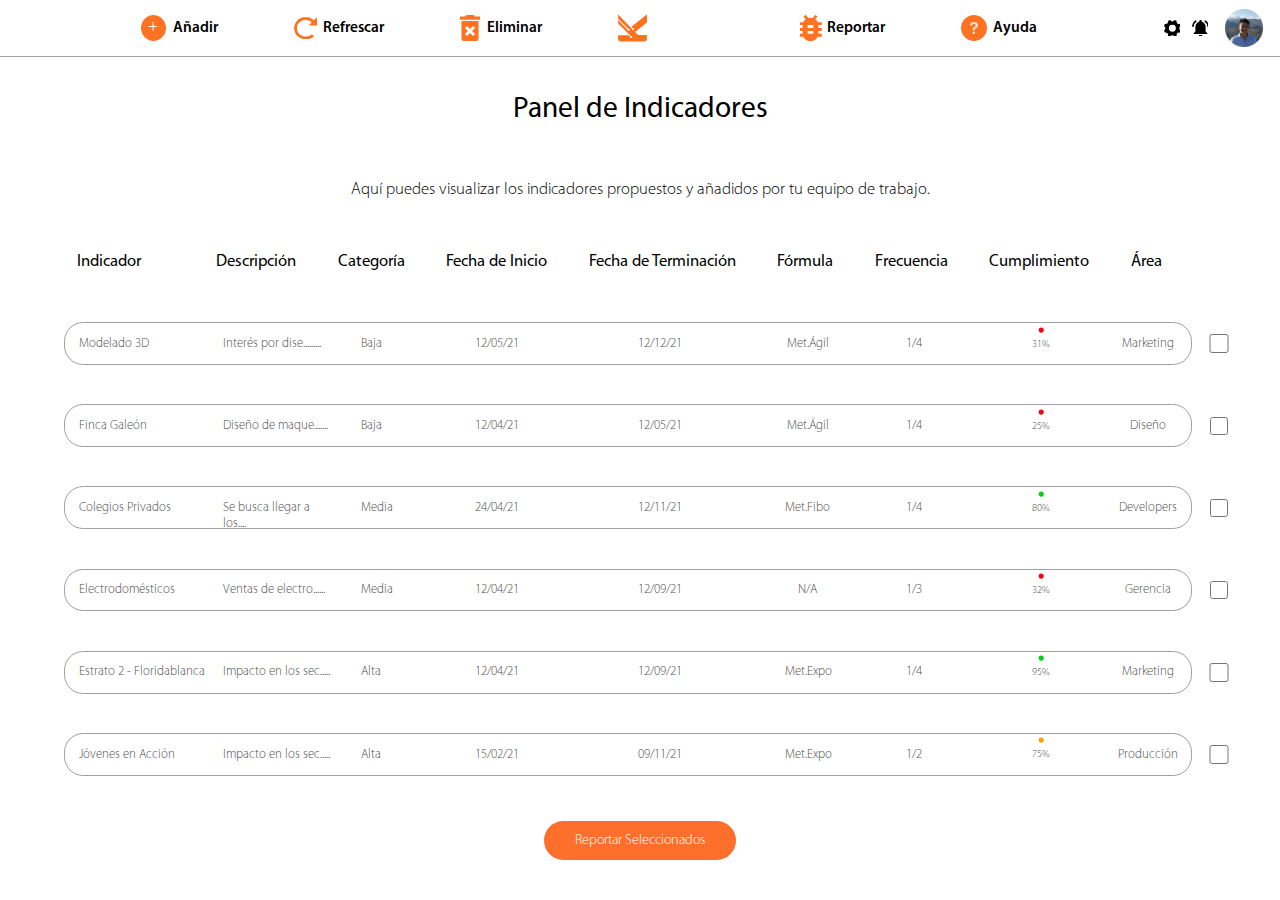
<file: html/panel/report.html>
<!DOCTYPE html>
<html lang="en">
<head>
    <meta charset="UTF-8">
    <meta name="viewport" content="width=device-width, initial-scale=1.0">
    <title>Pedro Felipe Gómez Bonilla - Reportar Indicadores</title>
    <link rel="stylesheet" href="../../style/panel/style-report.css"/>
    <link rel="icon" type="image/svg" href="../../img/bug.svg"/>
</head>
<body>
    <header class="header">
        <div class="header__container">

            <a class="header__add" href="./add.html" title="Añadir indicadores">
                <div class="header__add--parentcontainer">
                    <div class="header__add--childcontainer">
                        <div class="header__add--btn"></div>
                    </div>
                </div>

                <p class="header__infotext">Añadir</p>
            </a>

            <a class="header__reload" href="" title="Refrescar la página">
                <div class="header__reload--container">
                    <div class="header__reload--btn"></div>
                </div>

                <p class="header__infotext">Refrescar</p>
            </a>

            <a class="header__delete" href="./delete.html" title="Eliminar indicadores">
                <div class="header__delete--container">
                    <div class="header__delete--btntop"></div>
                    <div class="header__delete--btncontainer"></div>
                </div>

                <p class="header__infotext">Eliminar</p>
            </a>

            <a class="header__home" href="./home.html" title="Ir al panel principal">
                <div class="header__home--container">
                    <img class="header__home--btn" src="../../img/logo.svg" alt="Panel principal"/>
                </div>
            </a>

            <a class="header__report" href="./report.html" title="Reportar indicadores">
                <div class="header__report--container">
                    <div class="header__report--btnL"></div>
                    <div class="header__delete--btnbody"></div>
                    <div class="header__delete--btnR"></div>
                </div>

                <p class="header__infotext">Reportar</p>
            </a>

            <a class="header__help" href="./help/report-help.html" title="Ayuda">
                <div class="header__help--parentcontainer">
                    <div class="header__help--childcontainer">
                        <div class="header__help--btn"></div>
                    </div>
                </div>

                <p class="header__infotext">Ayuda</p>
            </a>

            <div class="header__sideoptions">

                <div class="header__sideoptions--settings" title="Configuración"></div>
                <div class="header__sideoptions--notifications" title="Notificaciones"></div>

                <div class="header__sideoptions--profilecontainer">
                    <a href="#header__sideoptions--target">
                        <img class="header__sideoptions--profile" src="../../img/profile.png" alt="Opciones de perfil" title="Opciones de perfil"/>
                    </a>
                </div>

                <div id="header__sideoptions--target" class="header__transparentbg">

                    <a href="#">
                        <div class="header__transparentbg"></div>
                    </a>

                    <div class="header__linkblockbg"></div>

                    <div class="header__sideoptions--useropts">
                        <div class="header__sideoptions--userdata">
                            <div class="header__sideoptions--useremail">
                                <p>pedrogomez.campuslands@gmail.com</p>
                            </div>
    
                            <div class="header__sideoptions--usertelnumber">
                                <p>+57 302 3019865</p>
                            </div>
    
                            <div class="header__sideoptions--username">
                                <p>PEDRO FELIPE GÓMEZ BONILLA</p>
                            </div>
                        </div>
    
                        <div class="header__sideoptions--useropt">
                            <div class="header__sideoptions--infotext">
                                <p>Ver perfil</p>
                            </div>
    
                            <div class="header__sideoptions--userseeprofile-icon header__sideoptions--icon"></div>
                        </div>
    
                        <div class="header__sideoptions--useropt">
                            <div class="header__sideoptions--infotext">
                                <p>Opciones de seguridad</p>
                            </div>
    
                            <div class="header__sideoptions--usersecurityoptions-icon header__sideoptions--icon"></div>
                        </div>
    
                        <div class="header__sideoptions--useropt">
                            <div class="header__sideoptions--infotext">
                                <p>Configuración</p>
                            </div>
    
                            <div class="header__sideoptions--usersettings-icon header__sideoptions--icon"></div>
                        </div>
    
                        <div class="header__sideoptions--useropt">
                            <div class="header__sideoptions--infotext">
                                <p>Notificaciones</p>
                            </div>
    
                            <div class="header__sideoptions--usernotifications-icon header__sideoptions--icon"></div>
                        </div>
    
                        <div class="header__sideoptions--useropt">
                            <div class="header__sideoptions--infotext">
                                <p>Ayuda</p>
                            </div>
    
                            <div class="header__sideoptions--userhelp-icon header__sideoptions--icon"></div>
                        </div>
    
                        <div class="header__sideoptions--useropt">
                            <div class="header__sideoptions--infotext">
                                <p>Tema</p>
                            </div>
    
                            <div class="header__sideoptions--usertheme-icon header__sideoptions--icon"></div>
                        </div>
    
                        <div class="header__sideoptions--useropt">
                            <div class="header__sideoptions--infotext">
                                <p>Idioma</p>
                            </div>
    
                            <div class="header__sideoptions--userlanguage-icon header__sideoptions--icon"></div>
                        </div>

                        <a class="header__sideoptions--useropt" href="../../index.html">
                            <div class="header__sideoptions--infotext">
                                <p>Cerrar sesión</p>
                            </div>
    
                            <div class="header__sideoptions--userlogout-icon header__sideoptions--icon"></div>
                        </a>
                    </div>
                </div>

            </div>

        </div>
    </header>

    <section class="section">

        <div class="section__container">

            <p class="section__title">Panel de Indicadores</p>
            <p class="section__description">Aquí puedes visualizar los indicadores propuestos y añadidos por tu equipo de trabajo.</p>
    
            <div class="section__indicatordata section__indicatordata--titles">
                <div class="section__indicatortitles">
                    <div class="section__indicatortitle section__indicatortitle--indicator">Indicador</div>
                    <div class="section__indicatortitle section__indicatortitle--description">Descripción</div>
                    <div class="section__indicatortitle section__indicatortitle--category">Categoría</div>
                    <div class="section__indicatortitle section__indicatortitle--startdate">Fecha de Inicio</div>
                    <div class="section__indicatortitle section__indicatortitle--terminationdate">Fecha de Terminación</div>
                    <div class="section__indicatortitle section__indicatortitle--formula">Fórmula</div>
                    <div class="section__indicatortitle section__indicatortitle--frequency">Frecuencia</div>
                    <div class="section__indicatortitle section__indicatortitle--compliance">Cumplimiento</div>
                    <div class="section__indicatortitle section__indicatortitle--area">Área</div>
                    <div class="section__indicatorspace"></div>
                </div>
            </div>
    
    
    
            <div class="section__indicatordata">
                <div class="section__indicator">
                    <p class="section__indicator--indicator">Modelado 3D</p>
                    <p class="section__indicator--description">Interés por dise.........</p>
                    <p class="section__indicator--category">Baja</p>
                    <p class="section__indicator--startdate">12/05/21</p>
                    <p class="section__indicator--terminationdate">12/12/21</p>
                    <p class="section__indicator--formula">Met.Ágil</p>
                    <p class="section__indicator--frequency">1/4</p>
                    <div class="section__indicator--compliance" style="--percentage: 31; --color: #ff0011;">
    
                        <svg width="3vw" height="3vw">
                            <circle class="section__indicator--compliancediagram" r="1.1vw" cx="50%" cy="50%" pathlength="100"/>
                        </svg>
    
                        <span>31%</span>
    
                    </div>
                    <p class="section__indicator--area">Marketing</p>
                </div>
    
                <div class="section__indicator--checkboxcontainer">
                    <input class="section__indicator--checkbox" type="checkbox"/>
                </div>
            </div>
    
            <div class="section__indicatordata">
                <div class="section__indicator">
                    <p class="section__indicator--indicator">Finca Galeón</p>
                    <p class="section__indicator--description">Diseño de maque.......</p>
                    <p class="section__indicator--category">Baja</p>
                    <p class="section__indicator--startdate">12/04/21</p>
                    <p class="section__indicator--terminationdate">12/05/21</p>
                    <p class="section__indicator--formula">Met.Ágil</p>
                    <p class="section__indicator--frequency">1/4</p>
                    <div class="section__indicator--compliance" style="--percentage: 25; --color: #ff0011;">
    
                        <svg width="3vw" height="3vw">
                            <circle class="section__indicator--compliancediagram" r="1.1vw" cx="50%" cy="50%" pathlength="100"/>
                        </svg>
    
                        <span>25%</span>
    
                    </div>
                    <p class="section__indicator--area">Diseño</p>
                </div>
    
                <div class="section__indicator--checkboxcontainer">
                    <input class="section__indicator--checkbox" type="checkbox"/>
                </div>
            </div>
    
            <div class="section__indicatordata">
                <div class="section__indicator">
                    <p class="section__indicator--indicator">Colegios Privados</p>
                    <p class="section__indicator--description">Se busca llegar a los....</p>
                    <p class="section__indicator--category">Media</p>
                    <p class="section__indicator--startdate">24/04/21</p>
                    <p class="section__indicator--terminationdate">12/11/21</p>
                    <p class="section__indicator--formula">Met.Fibo</p>
                    <p class="section__indicator--frequency">1/4</p>
                    <div class="section__indicator--compliance" style="--percentage: 80; --color: #00d010;">
    
                        <svg width="3vw" height="3vw">
                            <circle class="section__indicator--compliancediagram" r="1.1vw" cx="50%" cy="50%" pathlength="100"/>
                        </svg>
    
                        <span>80%</span>
    
                    </div>
                    <p class="section__indicator--area">Developers</p>
                </div>
    
                <div class="section__indicator--checkboxcontainer">
                    <input class="section__indicator--checkbox" type="checkbox"/>
                </div>
            </div>
    
            <div class="section__indicatordata">
                <div class="section__indicator">
                    <p class="section__indicator--indicator">Electrodomésticos</p>
                    <p class="section__indicator--description">Ventas de electro......</p>
                    <p class="section__indicator--category">Media</p>
                    <p class="section__indicator--startdate">12/04/21</p>
                    <p class="section__indicator--terminationdate">12/09/21</p>
                    <p class="section__indicator--formula">N/A</p>
                    <p class="section__indicator--frequency">1/3</p>
                    <div class="section__indicator--compliance" style="--percentage: 32; --color: #ff0011;">
    
                        <svg width="3vw" height="3vw">
                            <circle class="section__indicator--compliancediagram" r="1.1vw" cx="50%" cy="50%" pathlength="100"/>
                        </svg>
    
                        <span>32%</span>
    
                    </div>
                    <p class="section__indicator--area">Gerencia</p>
                </div>
    
                <div class="section__indicator--checkboxcontainer">
                    <input class="section__indicator--checkbox" type="checkbox"/>
                </div>
            </div>
    
            <div class="section__indicatordata">
                <div class="section__indicator">
                    <p class="section__indicator--indicator">Estrato 2 - Floridablanca</p>
                    <p class="section__indicator--description">Impacto en los sec.....</p>
                    <p class="section__indicator--category">Alta</p>
                    <p class="section__indicator--startdate">12/04/21</p>
                    <p class="section__indicator--terminationdate">12/09/21</p>
                    <p class="section__indicator--formula">Met.Expo</p>
                    <p class="section__indicator--frequency">1/4</p>
                    <div class="section__indicator--compliance" style="--percentage: 95; --color: #00d010;">
    
                        <svg width="3vw" height="3vw">
                            <circle class="section__indicator--compliancediagram" r="1.1vw" cx="50%" cy="50%" pathlength="100"/>
                        </svg>
    
                        <span>95%</span>
    
                    </div>
                    <p class="section__indicator--area">Marketing</p>
                </div>
    
                <div class="section__indicator--checkboxcontainer">
                    <input class="section__indicator--checkbox" type="checkbox"/>
                </div>
            </div>
    
            <div class="section__indicatordata">
                <div class="section__indicator">
                    <p class="section__indicator--indicator">Jóvenes en Acción</p>
                    <p class="section__indicator--description">Impacto en los sec.....</p>
                    <p class="section__indicator--category">Alta</p>
                    <p class="section__indicator--startdate">15/02/21</p>
                    <p class="section__indicator--terminationdate">09/11/21</p>
                    <p class="section__indicator--formula">Met.Expo</p>
                    <p class="section__indicator--frequency">1/2</p>
                    <div class="section__indicator--compliance" style="--percentage: 75; --color: #ff9f05;">
    
                        <svg width="3vw" height="3vw">
                            <circle class="section__indicator--compliancediagram" r="1.1vw" cx="50%" cy="50%" pathlength="100"/>
                        </svg>
    
                        <span>75%</span>
    
                    </div>
                    <p class="section__indicator--area">Producción</p>
                </div>
    
                <div class="section__indicator--checkboxcontainer">
                    <input class="section__indicator--checkbox" type="checkbox"/>
                </div>
            </div>
    
            <a class="section__btn" href="">
                <p href="">Reportar Seleccionados</p>
            </a>

        </div>

    </section>

    <header class="header--mobile">
        <div class="header--mobile__container">

            <div class="header--mobile__menubtncontainer">
                <div class="header--mobile__menubtn"></div>
            </div>

            <a class="header--mobile__link" href="./home.html" title="Ir al panel principal">
                <div class="header--mobile__home--btn header--mobile__btn"></div>
                <p class="header--mobile__infotext">Panel principal</p>
            </a>

            <a class="header--mobile__link" href="./add.html" title="Añadir indicadores">
                <div class="header--mobile__add--btn header--mobile__btn"></div>
                <p class="header--mobile__infotext">Añadir</p>
            </a>

            <a class="header--mobile__link" href="./home.html" title="Refrescar la página">
                <div class="header--mobile__reload--btn header--mobile__btn"></div>
                <p class="header--mobile__infotext">Refrescar</p>
            </a>

            <a class="header--mobile__link" href="./delete.html" title="Eliminar indicadores">
                <div class="header--mobile__delete--btn header--mobile__btn"></div>
                <p class="header--mobile__infotext">Eliminar</p>
            </a>

            <a class="header--mobile__link" href="./report.html" title="Reportar indicadores">
                <div class="header--mobile__report--btn header--mobile__btn"></div>
                <p class="header--mobile__infotext">Reportar</p>
            </a>

            <a class="header--mobile__link" href="./help/report-help.html" title="Ayuda">
                <div class="header--mobile__help--btn header--mobile__btn"></div>
                <p class="header--mobile__infotext">Ayuda</p>
            </a>

            <div class="header--mobile__useropts">
                <a class="header--mobile__useroptstitle" title="Opciones de usuario">
                    <div class="header--mobile__profile--img"></div>
                    <p class="header--mobile__infotext header--mobile__usertitle">Opciones de usuario</p>
                </a>

                <a class="header--mobile__link" title="Ver perfil">
                    <div class="header--mobile__seeprofile--btn header--mobile__btn"></div>
                    <p class="header--mobile__infotext header--mobile__useropt">Ver perfil</p>
                </a>

                <a class="header--mobile__link" title="Opciones de seguridad">
                    <div class="header--mobile__securityoptions--btn header--mobile__btn"></div>
                    <p class="header--mobile__infotext header--mobile__useropt">Opciones de seguridad</p>
                </a>

                <a class="header--mobile__link" title="Configuración">
                    <div class="header--mobile__settings--btn header--mobile__btn"></div>
                    <p class="header--mobile__infotext header--mobile__useropt">Configuración</p>
                </a>

                <a class="header--mobile__link" title="Notificaciones">
                    <div class="header--mobile__notifications--btn header--mobile__btn"></div>
                    <p class="header--mobile__infotext header--mobile__useropt">Notificaciones</p>
                </a>

                <a class="header--mobile__link" href="../../index.html" title="Cerrar sesión">
                    <div class="header--mobile__logout--btn header--mobile__btn"></div>
                    <p class="header--mobile__infotext header--mobile__useropt">Cerrar sesión</p>
                </a>

                <div class="header--mobile__decorationline"></div>

                <a class="header--mobile__link" title="Tema">
                    <div class="header--mobile__theme--btn header--mobile__btn"></div>
                    <p class="header--mobile__infotext header--mobile__useropt">Tema</p>
                </a>

                <a class="header--mobile__link" title="Idioma">
                    <div class="header--mobile__language--btn header--mobile__btn"></div>
                    <p class="header--mobile__infotext header--mobile__useropt">Idioma</p>
                </a>
            </div>

        </div>
    </header>

    <section>
        <div class="section--mobile">
            <div class="section--mobile__container">
                <p class="section--mobile__title">Panel de Indicadores</p>
                <p class="section--mobile__description">Aquí puedes visualizar los indicadores propuestos y añadidos por tu equipo de trabajo.</p>

                <div class="section--mobile__indicatordata">

                    <div class="section--mobile__indicatorcontent--indicator-content">
                        <div class="section--mobile__indicator">
                            <p>Modelado 3D</p>
                        </div>
    
                        <div class="section--mobile__indicatorcontent">
    
                            <div class="section--mobile__indicator--description section--mobile__indicator--item">
                                <p class="section--mobile__indicator--title">Descripción</p>
                                <p class="section--mobile__indicator--content">Interés por diseño y modelado tridimensional en proyectos de desarrollo, evaluando la aplicabilidad y eficiencia en entornos digitales y físicos dentro del área de marketing.</p>
                            </div>
    
                            <div class="section--mobile__indicator--category section--mobile__indicator--item">
                                <p class="section--mobile__indicator--title">Categoría</p>
                                <p class="section--mobile__indicator--content">Baja</p>
                            </div>
    
                            <div class="section--mobile__indicator--startdate section--mobile__indicator--item">
                                <p class="section--mobile__indicator--title">Fecha de Inicio</p>
                                <p class="section--mobile__indicator--content">12/05/21</p>
                            </div>
    
                            <div class="section--mobile__indicator--terminationdate section--mobile__indicator--item">
                                <p class="section--mobile__indicator--title">Fecha de Terminación</p>
                                <p class="section--mobile__indicator--content">12/12/21</p>
                            </div>
    
                            <div class="section--mobile__indicator--formula section--mobile__indicator--item">
                                <p class="section--mobile__indicator--title">Fórmula</p>
                                <p class="section--mobile__indicator--content">Met.Ágil</p>
                            </div>
    
                            <div class="section--mobile__indicator--frequency section--mobile__indicator--item">
                                <p class="section--mobile__indicator--title">Frecuencia</p>
                                <p class="section--mobile__indicator--content">1/4</p>
                            </div>
    
                            <div class="section--mobile__indicator--compliance section--mobile__indicator--item" style="--percentage: 31; --color: #ff0011;">
    
                                <p class="section--mobile__indicator--title">Cumplimiento</p>
    
                                <svg width="13vw" height="13vw">
                                    <circle class="section--mobile__indicator--compliancediagram" r="5vw" cx="50%" cy="50%" pathlength="100"/>
                                </svg>
            
                                <span>31%</span>
            
                            </div>
    
                            <div class="section--mobile__indicator--area section--mobile__indicator--item">
                                <p class="section--mobile__indicator--title">Área</p>
                                <p class="section--mobile__indicator--content">Marketing</p>
                            </div>

                            <div class="section--mobile__indicatorcontent--btn"></div>
    
                        </div>
                    </div>

                    <div class="section--mobile__indicator--checkboxcontainer">
                        <input class="section--mobile__indicator--checkbox" type="checkbox"/>
                    </div>
                </div>

                <div class="section--mobile__indicatordata">

                    <div class="section--mobile__indicatorcontent--indicator-content">

                        <div class="section--mobile__indicator">
                            <p>Finca Galeón</p>
                        </div>

                        <div class="section--mobile__indicatorcontent">
                            <div class="section--mobile__indicator--description section--mobile__indicator--item">
                                <p class="section--mobile__indicator--title">Descripción</p>
                                <p class="section--mobile__indicator--content">Diseño de maquetas y prototipos arquitectónicos para evaluar la viabilidad y presentación de proyectos en el área de diseño.</p>
                            </div>

                            <div class="section--mobile__indicator--category section--mobile__indicator--item">
                                <p class="section--mobile__indicator--title">Categoría</p>
                                <p class="section--mobile__indicator--content">Baja</p>
                            </div>

                            <div class="section--mobile__indicator--startdate section--mobile__indicator--item">
                                <p class="section--mobile__indicator--title">Fecha de Inicio</p>
                                <p class="section--mobile__indicator--content">12/04/21</p>
                            </div>

                            <div class="section--mobile__indicator--terminationdate section--mobile__indicator--item">
                                <p class="section--mobile__indicator--title">Fecha de Terminación</p>
                                <p class="section--mobile__indicator--content">12/05/21</p>
                            </div>

                            <div class="section--mobile__indicator--formula section--mobile__indicator--item">
                                <p class="section--mobile__indicator--title">Fórmula</p>
                                <p class="section--mobile__indicator--content">Met.Ágil</p>
                            </div>

                            <div class="section--mobile__indicator--frequency section--mobile__indicator--item">
                                <p class="section--mobile__indicator--title">Frecuencia</p>
                                <p class="section--mobile__indicator--content">1/4</p>
                            </div>

                            <div class="section--mobile__indicator--compliance section--mobile__indicator--item" style="--percentage: 25; --color: #ff0011;">

                                <p class="section--mobile__indicator--title">Cumplimiento</p>

                                <svg width="13vw" height="13vw">
                                    <circle class="section--mobile__indicator--compliancediagram" r="5vw" cx="50%" cy="50%" pathlength="100"/>
                                </svg>
                            
                                <span>25%</span>
                            
                            </div>

                            <div class="section--mobile__indicator--area section--mobile__indicator--item">
                                <p class="section--mobile__indicator--title">Área</p>
                                <p class="section--mobile__indicator--content">Diseño</p>
                            </div>

                            <div class="section--mobile__indicatorcontent--btn"></div>

                        </div>
                    </div>

                    <div class="section--mobile__indicator--checkboxcontainer">
                        <input class="section--mobile__indicator--checkbox" type="checkbox"/>
                    </div>
                </div>

                <div class="section--mobile__indicatordata">

                    <div class="section--mobile__indicatorcontent--indicator-content">
                    
                        <div class="section--mobile__indicator">
                            <p>Colegios Privados</p>
                        </div>

                        <div class="section--mobile__indicatorcontent">
                            <div class="section--mobile__indicator--description section--mobile__indicator--item">
                                <p class="section--mobile__indicator--title">Descripción</p>
                                <p class="section--mobile__indicator--content">Se busca llegar a los principales colegios privados para ofrecer propuestas de valor en infraestructura, tecnología y servicios educativos, fortaleciendo la relación con el sector académico.</p>
                            </div>

                            <div class="section--mobile__indicator--category section--mobile__indicator--item">
                                <p class="section--mobile__indicator--title">Categoría</p>
                                <p class="section--mobile__indicator--content">Media</p>
                            </div>

                            <div class="section--mobile__indicator--startdate section--mobile__indicator--item">
                                <p class="section--mobile__indicator--title">Fecha de Inicio</p>
                                <p class="section--mobile__indicator--content">24/04/21</p>
                            </div>

                            <div class="section--mobile__indicator--terminationdate section--mobile__indicator--item">
                                <p class="section--mobile__indicator--title">Fecha de Terminación</p>
                                <p class="section--mobile__indicator--content">12/11/21</p>
                            </div>

                            <div class="section--mobile__indicator--formula section--mobile__indicator--item">
                                <p class="section--mobile__indicator--title">Fórmula</p>
                                <p class="section--mobile__indicator--content">Met.Fibo</p>
                            </div>

                            <div class="section--mobile__indicator--frequency section--mobile__indicator--item">
                                <p class="section--mobile__indicator--title">Frecuencia</p>
                                <p class="section--mobile__indicator--content">1/4</p>
                            </div>

                            <div class="section--mobile__indicator--compliance section--mobile__indicator--item" style="--percentage: 80; --color: #00d010;">

                                <p class="section--mobile__indicator--title">Cumplimiento</p>

                                <svg width="13vw" height="13vw">
                                    <circle class="section--mobile__indicator--compliancediagram" r="5vw" cx="50%" cy="50%" pathlength="100"/>
                                </svg>
                            
                                <span>80%</span>
                            
                            </div>

                            <div class="section--mobile__indicator--area section--mobile__indicator--item">
                                <p class="section--mobile__indicator--title">Área</p>
                                <p class="section--mobile__indicator--content">Developers</p>
                            </div>

                            <div class="section--mobile__indicatorcontent--btn"></div>

                        </div>
                    </div>

                    <div class="section--mobile__indicator--checkboxcontainer">
                        <input class="section--mobile__indicator--checkbox" type="checkbox"/>
                    </div>
                </div>

                <div class="section--mobile__indicatordata">

                    <div class="section--mobile__indicatorcontent--indicator-content">

                        <div class="section--mobile__indicator">
                            <p>Electrodomésticos</p>
                        </div>

                        <div class="section--mobile__indicatorcontent">
                            <div class="section--mobile__indicator--description section--mobile__indicator--item">
                                <p class="section--mobile__indicator--title">Descripción</p>
                                <p class="section--mobile__indicator--content">Ventas de electrodomésticos enfocadas en la optimización de estrategias comerciales y expansión del mercado, asegurando un crecimiento sostenible en el sector.</p>
                            </div>

                            <div class="section--mobile__indicator--category section--mobile__indicator--item">
                                <p class="section--mobile__indicator--title">Categoría</p>
                                <p class="section--mobile__indicator--content">Media</p>
                            </div>

                            <div class="section--mobile__indicator--startdate section--mobile__indicator--item">
                                <p class="section--mobile__indicator--title">Fecha de Inicio</p>
                                <p class="section--mobile__indicator--content">12/04/21</p>
                            </div>

                            <div class="section--mobile__indicator--terminationdate section--mobile__indicator--item">
                                <p class="section--mobile__indicator--title">Fecha de Terminación</p>
                                <p class="section--mobile__indicator--content">12/09/21</p>
                            </div>

                            <div class="section--mobile__indicator--formula section--mobile__indicator--item">
                                <p class="section--mobile__indicator--title">Fórmula</p>
                                <p class="section--mobile__indicator--content">N/A</p>
                            </div>

                            <div class="section--mobile__indicator--frequency section--mobile__indicator--item">
                                <p class="section--mobile__indicator--title">Frecuencia</p>
                                <p class="section--mobile__indicator--content">1/3</p>
                            </div>

                            <div class="section--mobile__indicator--compliance section--mobile__indicator--item" style="--percentage: 32; --color: #ff0011;">

                                <p class="section--mobile__indicator--title">Cumplimiento</p>

                                <svg width="13vw" height="13vw">
                                    <circle class="section--mobile__indicator--compliancediagram" r="5vw" cx="50%" cy="50%" pathlength="100"/>
                                </svg>
                            
                                <span>32%</span>
                            
                            </div>

                            <div class="section--mobile__indicator--area section--mobile__indicator--item">
                                <p class="section--mobile__indicator--title">Área</p>
                                <p class="section--mobile__indicator--content">Gerencia</p>
                            </div>

                            <div class="section--mobile__indicatorcontent--btn"></div>

                        </div>
                    </div>

                    <div class="section--mobile__indicator--checkboxcontainer">
                        <input class="section--mobile__indicator--checkbox" type="checkbox"/>
                    </div>
                </div>

                <div class="section--mobile__indicatordata">

                    <div class="section--mobile__indicatorcontent--indicator-content">

                        <div class="section--mobile__indicator">
                            <p>Estrato 2 - Floridablanca</p>
                        </div>

                        <div class="section--mobile__indicatorcontent">
                            <div class="section--mobile__indicator--description section--mobile__indicator--item">
                                <p class="section--mobile__indicator--title">Descripción</p>
                                <p class="section--mobile__indicator--content">Impacto en los sectores de Estrato 2 en Floridablanca, analizando el desarrollo social y económico a través de proyectos e inversiones estratégicas.</p>
                            </div>

                            <div class="section--mobile__indicator--category section--mobile__indicator--item">
                                <p class="section--mobile__indicator--title">Categoría</p>
                                <p class="section--mobile__indicator--content">Alta</p>
                            </div>

                            <div class="section--mobile__indicator--startdate section--mobile__indicator--item">
                                <p class="section--mobile__indicator--title">Fecha de Inicio</p>
                                <p class="section--mobile__indicator--content">12/04/21</p>
                            </div>

                            <div class="section--mobile__indicator--terminationdate section--mobile__indicator--item">
                                <p class="section--mobile__indicator--title">Fecha de Terminación</p>
                                <p class="section--mobile__indicator--content">12/09/21</p>
                            </div>

                            <div class="section--mobile__indicator--formula section--mobile__indicator--item">
                                <p class="section--mobile__indicator--title">Fórmula</p>
                                <p class="section--mobile__indicator--content">Met.Expo</p>
                            </div>

                            <div class="section--mobile__indicator--frequency section--mobile__indicator--item">
                                <p class="section--mobile__indicator--title">Frecuencia</p>
                                <p class="section--mobile__indicator--content">1/4</p>
                            </div>

                            <div class="section--mobile__indicator--compliance section--mobile__indicator--item" style="--percentage: 95; --color: #00d010;">

                                <p class="section--mobile__indicator--title">Cumplimiento</p>

                                <svg width="13vw" height="13vw">
                                    <circle class="section--mobile__indicator--compliancediagram" r="5vw" cx="50%" cy="50%" pathlength="100"/>
                                </svg>
                            
                                <span>95%</span>
                            
                            </div>

                            <div class="section--mobile__indicator--area section--mobile__indicator--item">
                                <p class="section--mobile__indicator--title">Área</p>
                                <p class="section--mobile__indicator--content">Marketing</p>
                            </div>

                            <div class="section--mobile__indicatorcontent--btn"></div>

                        </div>
                    </div>

                    <div class="section--mobile__indicator--checkboxcontainer">
                        <input class="section--mobile__indicator--checkbox" type="checkbox"/>
                    </div>
                </div>

                <div class="section--mobile__indicatordata">

                    <div class="section--mobile__indicatorcontent--indicator-content">
                    
                        <div class="section--mobile__indicator">
                            <p>Jóvenes en Acción</p>
                        </div>

                        <div class="section--mobile__indicatorcontent">
                            <div class="section--mobile__indicator--description section--mobile__indicator--item">
                                <p class="section--mobile__indicator--title">Descripción</p>
                                <p class="section--mobile__indicator--content">Impacto en los sectores juveniles a través del programa Jóvenes en Acción, promoviendo oportunidades de educación, empleo y desarrollo social.</p>
                            </div>

                            <div class="section--mobile__indicator--category section--mobile__indicator--item">
                                <p class="section--mobile__indicator--title">Categoría</p>
                                <p class="section--mobile__indicator--content">Alta</p>
                            </div>

                            <div class="section--mobile__indicator--startdate section--mobile__indicator--item">
                                <p class="section--mobile__indicator--title">Fecha de Inicio</p>
                                <p class="section--mobile__indicator--content">15/02/21</p>
                            </div>

                            <div class="section--mobile__indicator--terminationdate section--mobile__indicator--item">
                                <p class="section--mobile__indicator--title">Fecha de Terminación</p>
                                <p class="section--mobile__indicator--content">09/11/21</p>
                            </div>

                            <div class="section--mobile__indicator--formula section--mobile__indicator--item">
                                <p class="section--mobile__indicator--title">Fórmula</p>
                                <p class="section--mobile__indicator--content">Met.Expo</p>
                            </div>

                            <div class="section--mobile__indicator--frequency section--mobile__indicator--item">
                                <p class="section--mobile__indicator--title">Frecuencia</p>
                                <p class="section--mobile__indicator--content">1/2</p>
                            </div>

                            <div class="section--mobile__indicator--compliance section--mobile__indicator--item" style="--percentage: 75; --color: #ff9f05;">

                                <p class="section--mobile__indicator--title">Cumplimiento</p>

                                <svg width="13vw" height="13vw">
                                    <circle class="section--mobile__indicator--compliancediagram" r="5vw" cx="50%" cy="50%" pathlength="100"/>
                                </svg>
                            
                                <span>75%</span>
                            
                            </div>

                            <div class="section--mobile__indicator--area section--mobile__indicator--item">
                                <p class="section--mobile__indicator--title">Área</p>
                                <p class="section--mobile__indicator--content">Producción</p>
                            </div>

                            <div class="section--mobile__indicatorcontent--btn"></div>

                        </div>
                    </div>

                    <div class="section--mobile__indicator--checkboxcontainer">
                        <input class="section--mobile__indicator--checkbox" type="checkbox"/>
                    </div>
                </div>

                <a class="section--mobile__btn" href="">
                    <p href="">Reportar Seleccionados</p>
                </a>

            </div>
        </div>
    </section>
</body>
</html>
</file>
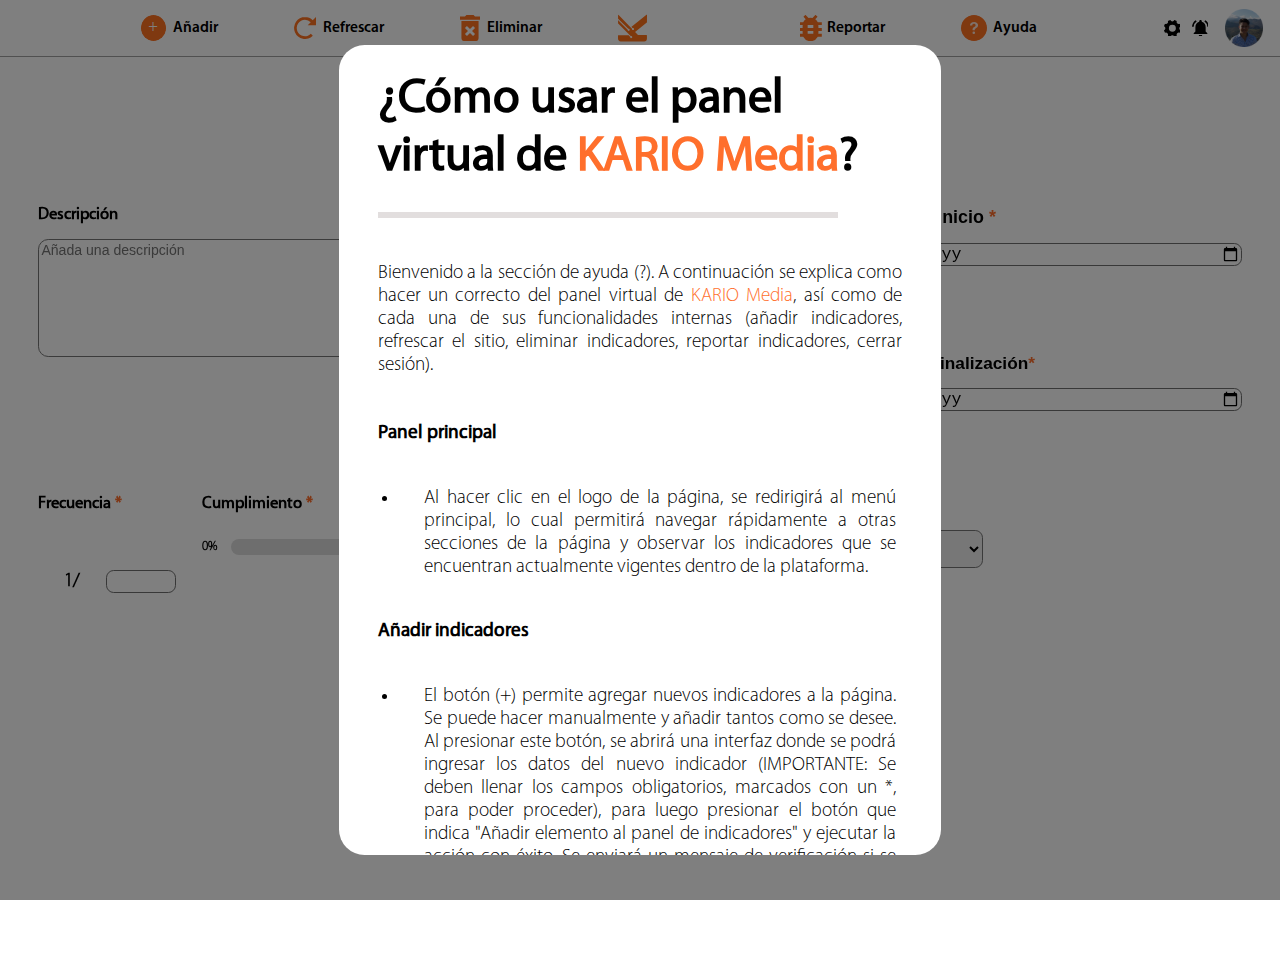
<file: html/panel/help/add-help.html>
<!DOCTYPE html>
<html lang="en">
<head>
    <meta charset="UTF-8">
    <meta name="viewport" content="width=device-width, initial-scale=1.0">
    <title>Pedro Felipe Gómez Bonilla - Ayuda</title>
    <link rel="stylesheet" href="../../../style/panel/help/style-add-help.css"/>
    <link rel="icon" type="image/svg" href="../../../img/question.svg"/>
</head>
<body>
    <header class="header">
        <div class="header__container">

            <a class="header__add">
                <div class="header__add--parentcontainer">
                    <div class="header__add--childcontainer">
                        <div class="header__add--btn"></div>
                    </div>
                </div>

                <p class="header__infotext">Añadir</p>
            </a>

            <a class="header__reload">
                <div class="header__reload--container">
                    <div class="header__reload--btn"></div>
                </div>

                <p class="header__infotext">Refrescar</p>
            </a>

            <a class="header__delete">
                <div class="header__delete--container">
                    <div class="header__delete--btntop"></div>
                    <div class="header__delete--btncontainer"></div>
                </div>

                <p class="header__infotext">Eliminar</p>
            </a>

            <a class="header__home">
                <div class="header__home--container">
                    <img class="header__home--btn" src="../../../img/logo.svg" alt="Panel principal" />
                </div>
            </a>

            <a class="header__report">
                <div class="header__report--container">
                    <div class="header__report--btnL"></div>
                    <div class="header__delete--btnbody"></div>
                    <div class="header__delete--btnR"></div>
                </div>

                <p class="header__infotext">Reportar</p>
            </a>

            <a class="header__help">
                <div class="header__help--parentcontainer">
                    <div class="header__help--childcontainer">
                        <div class="header__help--btn"></div>
                    </div>
                </div>

                <p class="header__infotext">Ayuda</p>
            </a>

            <div class="header__sideoptions">

                <div class="header__sideoptions--settings" title="Configuración"></div>
                <div class="header__sideoptions--notifications" title="Notificaciones"></div>

                <div class="header__sideoptions--profilecontainer">
                    <a>
                        <img class="header__sideoptions--profile" src="../../../img/profile.png" alt="Opciones de perfil" title="Opciones de perfil"/>
                    </a>
                </div>

            </div>

        </div>
    </header>

    <section class="section">
        <div class="section__container">
            <div class="Nindicador__container">
                <input class="Nindicador" type="text" value="Nuevo Indicador"/>
            </div>
            <div class="Descripcion__container">
                <h2 class="Descripcion">Descripción </h2>
                <textarea class="AñadaDes" type="text" placeholder="Añada una descripción" rows="7" cols="75"></textarea>
            </div>
            <div class="cate__container">
                <label class="Categoria">
                    <h2>Categoria <span id="span">*</span></h2>
                </label>
                <select name="Categoria" id="Categoria">
                    <option value=""></option>
                    <option value="A1">Alta</option>
                    <option value="A2">Media</option>
                    <option value="B1">Baja</option>
    
                </select>
            </div>

            <div class="startdate__container">
                <h2 class="inicio">Fecha de inicio <span id="span">*</span></h2>
                <input class="fecha1" type="date">
            </div>

            <div class="formula__container">
                <label>
                    <h2>Formula <span id="span">*</span></h2>
                </label>
                <select class="olapa" id="Formula">
                    <option value=""></option>
                    <option>Alta</option>
                    <option>Media</option>
                    <option>Baja</option>
                </select>
            </div>

            <div class="terminationdate__container">
                <h2 class="final">Fecha de finalización<span id="span">*</span></h2>
                <input class="fecha2" type="date">
            </div>

            <div class="Frecuencia__container">
                <h2 class="Frecuencia">Frecuencia <span id="span">*</span></h2>
                <div class="textinput__container">
                    <h2 class="uno">1/</h2>
                    <input class="frecu" type="text"/>
                </div>
            </div>
    
            <div class="compliance__container">
                <h2 class="compliance">Cumplimiento <span id="span">*</span></h2>
                <div class="barra__container">
                    <h2 class="cero">0%</h2>
                    <input class="barra" type="range">
                    <h2 class="cien">100%</h2>
                </div>
            </div>

            <div class="Areaa__container">
                <label class="Categoria">
                    <h2>Area <span id="span">*</span></h2>
                </label>
                <select name="Area" id="Area">
                    <option value=""></option>
                    <option>Alta</option>
                    <option>Media</option>
                    <option>Baja</option>
    
                </select>
            </div>

            <div class="Cnaranja__container">
                <a href="#">
                    <div class="Cnaranja">
                        <p class="Add">Añadir elemento al panel de indicadores</p>
                    </div>
                </a>
            </div>

        </div>
    </section>

    <header class="header--mobile">
        <div class="header--mobile__container">

            <div class="header--mobile__menubtncontainer">
                <div class="header--mobile__menubtn"></div>
            </div>

            <a class="header--mobile__link">
                <div class="header--mobile__home--btn header--mobile__btn"></div>
                <p class="header--mobile__infotext">Panel principal</p>
            </a>

            <a class="header--mobile__link">
                <div class="header--mobile__add--btn header--mobile__btn"></div>
                <p class="header--mobile__infotext">Añadir</p>
            </a>

            <a class="header--mobile__link">
                <div class="header--mobile__reload--btn header--mobile__btn"></div>
                <p class="header--mobile__infotext">Refrescar</p>
            </a>

            <a class="header--mobile__link">
                <div class="header--mobile__delete--btn header--mobile__btn"></div>
                <p class="header--mobile__infotext">Eliminar</p>
            </a>

            <a class="header--mobile__link">
                <div class="header--mobile__report--btn header--mobile__btn"></div>
                <p class="header--mobile__infotext">Reportar</p>
            </a>

            <a class="header--mobile__link">
                <div class="header--mobile__help--btn header--mobile__btn"></div>
                <p class="header--mobile__infotext">Ayuda</p>
            </a>

            <div class="header--mobile__useropts">
                <a class="header--mobile__useroptstitle" title="Opciones de usuario">
                    <div class="header--mobile__profile--img"></div>
                    <p class="header--mobile__infotext header--mobile__usertitle">Opciones de usuario</p>
                </a>

                <a class="header--mobile__link" title="Ver perfil">
                    <div class="header--mobile__seeprofile--btn header--mobile__btn"></div>
                    <p class="header--mobile__infotext header--mobile__useropt">Ver perfil</p>
                </a>

                <a class="header--mobile__link" title="Opciones de seguridad">
                    <div class="header--mobile__securityoptions--btn header--mobile__btn"></div>
                    <p class="header--mobile__infotext header--mobile__useropt">Opciones de seguridad</p>
                </a>

                <a class="header--mobile__link" title="Configuración">
                    <div class="header--mobile__settings--btn header--mobile__btn"></div>
                    <p class="header--mobile__infotext header--mobile__useropt">Configuración</p>
                </a>

                <a class="header--mobile__link" title="Notificaciones">
                    <div class="header--mobile__notifications--btn header--mobile__btn"></div>
                    <p class="header--mobile__infotext header--mobile__useropt">Notificaciones</p>
                </a>

                <a class="header--mobile__link">
                    <div class="header--mobile__logout--btn header--mobile__btn"></div>
                    <p class="header--mobile__infotext header--mobile__useropt">Cerrar sesión</p>
                </a>

                <div class="header--mobile__decorationline"></div>

                <a class="header--mobile__link" title="Tema">
                    <div class="header--mobile__theme--btn header--mobile__btn"></div>
                    <p class="header--mobile__infotext header--mobile__useropt">Tema</p>
                </a>

                <a class="header--mobile__link" title="Idioma">
                    <div class="header--mobile__language--btn header--mobile__btn"></div>
                    <p class="header--mobile__infotext header--mobile__useropt">Idioma</p>
                </a>
            </div>

        </div>
    </header>

    <div class="blackbg">
        <div class="Fondo">
            <h2 class="KarioMedia">¿Cómo usar el panel virtual de <span class="Kario">KARIO Media</span>?</h2>
            <div class="line"></div>
            <div>
                <p class="uno">
                    Bienvenido a la sección de ayuda (?). A continuación se explica como hacer un correcto del
                    panel virtual de <span class="Kario">KARIO Media</span>, así como de cada una de sus funcionalidades
                    internas (añadir indicadores, refrescar el sitio, eliminar indicadores, reportar indicadores, cerrar
                    sesión).
                </p>
            </div>
            <div class="punto"></div>
            <div>
                <h2 class="panel"> Panel principal</h2>
            </div>
            <div>
                <ul>
                    <li class="dos">
                        Al hacer clic en el logo de la página, se redirigirá al menú principal, lo cual permitirá
                        navegar rápidamente a otras secciones de la página y observar los indicadores que se encuentran
                        actualmente vigentes dentro de la plataforma.
                    </li>
                </ul>
            </div>
            <div>
                <h2 class="Añadir"> Añadir indicadores </h2>
            </div>
            <div class="punto2"></div>
            <div>
                <ul>
                    <li class="tres">
                        El botón (+) permite agregar nuevos indicadores a la página. Se puede hacer manualmente y
                        añadir tantos como se desee. Al presionar este botón, se abrirá una interfaz donde se podrá ingresar los
                        datos del nuevo indicador (IMPORTANTE: Se deben llenar los campos obligatorios, marcados con un *, para
                        poder proceder), para luego presionar el botón que indica "Añadir elemento al panel de indicadores" y
                        ejecutar la acción con éxito. Se enviará un mensaje de verificación si se completa el proceso
                        correctamente.
                    </li>
                </ul>
            </div>
            <div class="punto3"></div>
            <div>
                <h2 class="refre">Refrescar el sitio</h2>
            </div>
            <div>
                <ul>
                    <li class="cuatro">
                        Al hacer clic en este botón, la página se actualizará, cargando la información más
                        reciente. Es útil si se desea ver los cambios o actualizar los indicadores sin tener que recargar la
                        página manualmente.
                    </li>
                </ul>
            </div>
            <div class="punto4"></div>
            <div>
                <h2 class="Eliminar">Eliminar indicadores </h2>
            </div>
            <div>
                <ul>
                    <li class="cinco">
                        El botón con el icono de bote de basura permite seleccionar y eliminar los indicadores que
                        ya no se necesiten. Al acceder a este botón, se podrá elegir qué indicadores eliminar de la página 
                        marcando las casillas checables de los indicadores que se deseen eliminar, haciendo posterior clic 
                        en el botón que indique "Eliminar seleccionado/s". Este proceso enviará un mensaje de validación que 
                        solicitará corroborar que se quiere eliminar los indicadores seleccionados: en caso de aceptar, se 
                        ejecutará la acción y se redirigirá al panel principal; caso contrario, si se cancela el proceso, se
                        regresará al menú de eliminación. La eliminación de indicadores es un proceso irreversible.
                    </li>
                </ul>
            </div>
            <div class="punto5"></div>
            <div>
                <h2 class="Reportar">Reportar indicadores</h2>
            </div>
            <div>
                <ul>
                    <li class="seis">
                        El botón con el icono de insecto permite seleccionar y reportar los indicadores que
                        presenten algún problema y necesiten ser revisados. Al acceder a este botón, se podrá elegir qué
                        indicadores reportar de la página marcando las casillas checables de los indicadores que se deseen
                        reportar, haciendo posterior clic en el botón que indique "Reportar seleccionado/s". Este proceso
                        enviará un mensaje de validación que solicitará corroborar que se quiere reportar los indicadores
                        seleccionados: en caso de aceptar, se ejecutará la acción y se redirigirá al panel principal; caso
                        contrario, si se cancela el proceso, se regresará al menú de reporte. El reporte de indicadores es un
                        proceso irreversible.
                    </li>
                </ul>
            </div>
            <div class="punto6"></div>
            <div>
                <h2 class="cerrar">Cerrar sesión</h2>
            </div>
            <div>
                <ul>
                    <li class="siete">
                        Para poder salir correctamente de la página es pertinente acceder a la foto de perfil del
                        usuario, ubicada en la parte superior derecha de la pantalla, esto desplegará un menú de opciones de
                        usuario donde se deberá ingresar a la función que indique "Cerrar sesión". Una vez realizado este
                        proceso, si se desea acceder nuevamente a la plataforma, se tendrá que proporcionar el nombre de usuario
                        y contraseña respectivos.
                    </li>
                </ul>
            </div>
            <div class="Cnaranja__helpcontainer">
                <a href="../add.html">
                    <div class="Cnaranja__help">
                        <p class="Close">Cerrar Ayuda</p>
                    </div>
                </a>
            </div>
        </div>
    </div>
</body>
</html>
</file>
<file: style/panel/style-home.css>
/*Fonts*/

@font-face {
    font-family: 'Myriad Pro Light';
    src: url(../../font/MyriadPro-Light.otf);
}

@font-face {
    font-family: 'Myriad Pro Regular';
    src: url(../../font/MyriadPro-Regular.otf);
}

@font-face {
    font-family: 'Myriad Pro Semibold';
    src: url(../../font/MyriadPro-Semibold.otf);
}

@font-face {
    font-family: 'Myriad Pro Bold';
    src: url(../../font/MyriadPro-Bold.otf);
}

/*ANIMATIONS*/

/*Delete animations*/

@keyframes --close {
    0% {rotate: -12deg; margin-left: -0.1vw; margin-top: -0.2vw; margin-bottom: 0.2vw;}
    100% {rotate: 0deg; margin-left: 0; margin-top: 0; margin-bottom: 0;}    
}

@keyframes --open {
    0% {rotate: 0deg; margin-left: 0; margin-top: 0; margin-bottom: 0;}
    100% {rotate: -12deg; margin-left: -0.1vw; margin-top: -0.2vw; margin-bottom: 0.2vw;}    
}

/*Fade animations*/

@keyframes --fadeIn {
    0% {opacity: 0%;} 100% {opacity: 100%;}    
}

/*Diagram animations*/

@keyframes --fill {
    to {stroke-dasharray: var(--percentage) 100;}    
}

/*Rotate animations*/

@keyframes --rotate {
    0% {rotate: 0deg;} 100% {rotate: 90deg;} 
}

@keyframes --rotateBack {
    0% {rotate: 90deg;} 100% {rotate: 0deg;} 
}

/*Shake animations*/

@keyframes --shake {
    0% {rotate: 0deg;} 25% {rotate: 10deg;}
    50% {rotate: 0;} 75% {rotate: -10deg} 100% {rotate: 0;}
}

@keyframes --shakeBack {
    0% {rotate: 0deg;} 25% {rotate: -10deg;}
    50% {rotate: 0;} 75% {rotate: 10deg} 100% {rotate: 0;}
}

/*Logo animations*/

@keyframes --turn {
    0% {transform: scaleX(1);} 100% {transform: scaleX(-1);} 
}

@keyframes --turnBack {
    0% {transform: scaleX(-1);} 100% {transform: scaleX(1);} 
}

/*Report animations*/

@keyframes --walkBackwards {
    0% {margin-top: 0;} 25% {margin-top: 0.6vw;}
    50% {margin-top: 0;} 75% {margin-top: -0.6vw} 100% {margin-top: 0;}
}

@keyframes --walkForwards {
    0% {margin-top: 0;} 25% {margin-top: -0.6vw;}
    50% {margin-top: 0;} 75% {margin-top: 0.6vw} 100% {margin-top: 0;}
}

/*Zoom animations*/

@keyframes --zoomIn {
    0% {width: 2vw; height: 2vw;} 100% {width: 3vw; height: 3vw;}
}

@keyframes --zoomOut {
    0% {width: 3vw; height: 3vw;} 100% {width: 2vw; height: 2vw;}
}

body::-webkit-scrollbar {
    width: 0.3vw;
    background-color: #00000000;
}

body::-webkit-scrollbar-thumb {
    background-color: #ff6f2c;
    border-radius: 10vw;
}

body {
    position: relative;
    display: flex;
    flex-direction: column;
    margin: 0;
    overflow: hidden;
}

/*Header container*/

.header {
    z-index: 1;
    position: sticky;
    top: 0;
    width: 100vw;
    height: 4.4vw;
    background-color: #ffffff;
}

.header .header__container {
    display: flex;
    justify-content: space-between;
    align-items: center;
    position: absolute;
    top: 0;
    left: 0;
    width: 100vw;
    height: 4.4vw;
    border-bottom: 1px solid #a0a0a0;
}

/*Button information texts: "Añadir" / "Refrescar" / "Eliminar" / "Reportar" / "Ayuda"*/

.header .header__container .header__infotext {
    margin-left: 0.5vw;
    color: #000000;
    font-size: 1.2vw;
    font-family: 'Myriad Pro Semibold', sans-serif;
}

/*Add button: next to "Añadir"*/

.header .header__container .header__add {
    display: flex;
    justify-content: space-between;
    align-items: center;
    margin-left: 11vw;
    text-decoration: none;
    animation: --fadeIn 1s ease 0.1s both;
}

.header .header__container .header__add .header__add--parentcontainer {
    display: flex;
    flex-direction: column;
    justify-content: center;
    align-items: center;
    width: 2vw;
    height: 2vw;
    overflow: visible;
    transition-property: all;
    transition-duration: 0.5s;
}

.header .header__container .header__add .header__add--parentcontainer .header__add--childcontainer {
    display: flex;
    justify-content: center;
    align-items: center;
    width: 2vw;
    height: 2vw;
    border-radius: 100%;
    animation: --shakeBack 0.2s ease-in-out both;
    overflow: hidden;
    transition-property: all;
    transition-duration: 0.5s;
}

.header .header__container .header__add .header__add--parentcontainer .header__add--childcontainer .header__add--btn {
    width: 2vw;
    height: 2vw;
    background: url(../../img/plus.svg);
    background-position: center;
    background-repeat: no-repeat;
    background-size: cover;
    animation: --zoomOut 0.2s ease both;
}

.header .header__container .header__add .header__add--parentcontainer .header__add--childcontainer .header__add--btn:hover {
    animation: --zoomIn 0.2s ease both;
}

.header .header__container .header__add .header__add--parentcontainer .header__add--childcontainer:hover {
    animation: --shake 0.000001s ease-in-out both;
    width: 2.5vw;
    height: 2.5vw;
}

.header .header__container .header__add .header__add--parentcontainer:hover {
    height: 2.5vw;
}

/*Reload button: next to "Refrescar"*/

.header .header__container .header__reload {
    display: flex;
    justify-content: space-between;
    align-items: center;
    text-decoration: none;
    animation: --fadeIn 1s ease 0.1s both;
}

.header .header__container .header__reload .header__reload--container {
    display: flex;
    flex-direction: column;
    justify-content: center;
    align-items: center;
    width: 1.7666vw;
    height: 1.7666vw;
    overflow: visible;
    transition-property: all;
    transition-duration: 0.5s;
}

.header .header__container .header__reload .header__reload--container .header__reload--btn {
    width: 1.7666vw;
    height: 1.7666vw;
    background: url(../../img/reload.svg);
    background-size: cover;
    background-repeat: no-repeat;
    animation: --rotateBack 0.2s ease both;
    transition-property: all;
    transition-duration: 0.5s;
}

.header .header__container .header__reload .header__reload--container:hover > .header__reload--btn {
    animation: --rotate 0.2s ease both;
    width: 2.2666vw;
    height: 2.2666vw;
}

.header .header__container .header__reload .header__reload--container:hover {
    height: 2.2666vw;
}

/*Delete button: next to "Eliminar"*/

.header .header__container .header__delete {
    display: flex;
    justify-content: space-between;
    align-items: center;
    text-decoration: none;
    animation: --fadeIn 1s ease 0.1s both;
}

.header .header__container .header__delete .header__delete--container {
    display: flex;
    flex-direction: column;
    justify-content: center;
    align-items: center;
    width: 1.5666vw;
    height: 1.9999vw;
    animation: --shakeBack 0.2s ease-in-out both;
    overflow: visible;
    transition-property: all;
    transition-duration: 0.5s;
}

.header .header__container .header__delete .header__delete--container .header__delete--btntop {
    margin: 0;
    background: url(../../img/trash.svg);
    width: 1.5666vw;
    height: 0.4333vw;
    background-position: top;
    background-size: cover;
    background-repeat: no-repeat;
    animation: --close 0.2s ease both;
    transition-property: all;
    transition-duration: 0.5s;    
}

.header .header__container .header__delete .header__delete--container .header__delete--btncontainer {
    margin: 0;
    background: url(../../img/trash.svg);
    width: 1.5666vw;
    height: 1.5666vw;
    background-position: bottom;
    background-size: cover;
    background-repeat: no-repeat;
    transition-property: all;
    transition-duration: 0.5s;
}

.header .header__container .header__delete .header__delete--container:hover > .header__delete--btntop {
    animation: --open 0.2s ease both;
    width: 2.0666vw;
    height: 0.5716vw;
}

.header .header__container .header__delete .header__delete--container:hover {
    animation: --shake 0.000001s ease-in-out both;
    height: 2.6382vw;
}

.header .header__container .header__delete .header__delete--container:hover > .header__delete--btncontainer {
    width: 2.0666vw;
    height: 2.0666vw;
}

/*Logo button*/

.header .header__container .header__home {
    margin: auto 6vw auto 0;
}

.header .header__container .header__home .header__home--container {
    display: flex;
    flex-direction: column;
    justify-content: center;
    align-items: center;
    width: 2.313vw;
    height: 2.313vw;
    animation: --fadeIn 1s ease 0.1s both;
    overflow: visible;
    transition-property: all;
    transition-duration: 0.5s;
}

.header .header__container .header__home .header__home--container .header__home--btn {
    width: 2.313vw;
    height: 2.313vw;
    animation: --turnBack 0.2s ease both;
    transition-property: all;
    transition-duration: 0.5s;
}

.header .header__container .header__home .header__home--container:hover > .header__home--btn {
    animation: --turn 0.2s ease both;
    width: 2.813vw;
    height: 2.813vw;
}

.header .header__container .header__home .header__home--container:hover {
    height: 2.813vw;
}

/*Report button: next to "Reportar"*/

.header .header__container .header__report {
    display: flex;
    justify-content: space-between;
    align-items: center;
    text-decoration: none;
    animation: --fadeIn 1s ease 0.1s both;
}

.header .header__container .header__report .header__report--container {
    display: flex;
    flex-direction: row;
    justify-content: center;
    align-items: center;
    margin: -0.0666vw;
    width: 1.72vw;
    height: 2vw;
    animation: --shakeBack 0.2s ease-in-out both;
    overflow: visible;
    transition-property: all;
    transition-duration: 0.5s;
}

.header .header__container .header__report .header__report--container .header__report--btnL {
    width: 0.26vw;
    height: 2vw;
    margin: 0;
    background: url(../../img/bug.svg);
    background-position: left;
    background-repeat: no-repeat;
    background-size: cover;
    animation: --walkBackwards 0.2s ease-in-out both;
    transition-property: all;
    transition-duration: 0.5s;
}

.header .header__container .header__report .header__report--container .header__delete--btnbody {
    width: 1.2vw;
    height: 2vw;
    margin: 0;
    background: url(../../img/bug.svg);
    background-position: center;
    background-repeat: no-repeat;
    background-size: cover;
    transition-property: all;
    transition-duration: 0.5s;
}

.header .header__container .header__report .header__report--container .header__delete--btnR {
    width: 0.26vw;
    height: 2vw;
    margin: 0;
    background: url(../../img/bug.svg);
    background-position: right;
    background-repeat: no-repeat;
    background-size: cover;
    animation: --walkForwards 0.2s ease-in-out both;
    transition-property: all;
    transition-duration: 0.5s;
}

.header .header__container .header__report .header__report--container:hover > .header__report--btnL {
    animation: --walkForwards 0.4s ease-in-out infinite both;
    width: 0.3vw;
    height: 2.5814vw;
}

.header .header__container .header__report .header__report--container:hover > .header__delete--btnR {
    animation: --walkBackwards 0.4s ease-in-out infinite both;
    width: 0.3vw;
    height: 2.5814vw;
}

.header .header__container .header__report .header__report--container:hover > .header__delete--btnbody {
    width: 1.5488vw;
    height: 2.5814vw;
}

.header .header__container .header__report .header__report--container:hover {
    animation: --shake 0.4s ease-in-out infinite both;
    margin: -0.31vw;
    width: 2.22vw;
    height: 2.5814vw;

}

/*Help button: next to "Ayuda"*/

.header .header__container .header__help {
    display: flex;
    justify-content: space-between;
    align-items: center;
    text-decoration: none;
    animation: --fadeIn 1s ease 0.1s both;
    cursor: help;
}

.header .header__container .header__help .header__help--parentcontainer {
    display: flex;
    flex-direction: column;
    justify-content: center;
    align-items: center;
    width: 2vw;
    height: 2vw;
    animation: --shakeBack 0.2s ease-in-out both;
    overflow: visible;
    transition-property: all;
    transition-duration: 0.5s;
}

.header .header__container .header__help .header__help--parentcontainer .header__help--childcontainer {
    display: flex;
    justify-content: center;
    align-items: center;
    width: 2vw;
    height: 2vw;
    border-radius: 100%;
    animation: --shakeBack 0.2s ease-in-out both;
    overflow: hidden;
    transition-property: all;
    transition-duration: 0.5s;
}

.header .header__container .header__help .header__help--parentcontainer .header__help--childcontainer .header__help--btn {
    width: 2vw;
    height: 2vw;
    background: url(../../img/question.svg);
    background-color: #ff6f2c30;
    background-position: center;
    background-repeat: no-repeat;
    background-size: cover;
    animation: --zoomOut 0.2s ease both;
    transition-property: all;
    transition-duration: 0.2s;
}

.header .header__container .header__help .header__help--parentcontainer .header__help--childcontainer .header__help--btn:hover {
    animation: --zoomIn 0.2s ease both;
    background-color: #ffffff;
}

.header .header__container .header__help .header__help--parentcontainer .header__help--childcontainer:hover {
    animation: --shake 0.000001s ease-in-out both;
    width: 2.5vw;
    height: 2.5vw;
}

.header .header__container .header__help .header__help--parentcontainer:hover {
    height: 2.5vw;
}

/*Side options container: nut symbol / bell symbol / profile photo*/

.header .header__container .header__sideoptions {
    display: flex;
    justify-content: space-evenly;
    align-items: center;
    margin-left: 3vw;
    width: 10vw;
}

/*Settings: nut symbol*/

.header .header__container .header__sideoptions .header__sideoptions--settings {
    width: 1.2vw;
    height: 1.2vw;
    background: url(../../img/nut.svg);
    background-repeat: no-repeat;
    background-size: cover;
    animation: --rotateBack 0.2s ease both;
    cursor: pointer;
}

.header .header__container .header__sideoptions .header__sideoptions--settings:hover {
    animation: --rotate 0.2s ease both;
}

/*Notifications: bell symbol*/

.header .header__container .header__sideoptions .header__sideoptions--notifications {
    width: 1.2vw;
    height: 1.2vw;
    background: url(../../img/bell.svg);
    background-repeat: no-repeat;
    background-size: cover;
    animation: --shakeBack 0.2s ease-in-out both;
    cursor: pointer;
}

.header .header__container .header__sideoptions .header__sideoptions--notifications:hover {
    animation: --shake 0.2s ease-in-out infinite both;
}

/*Profile options: profile photo*/

.header .header__container .header__sideoptions .header__sideoptions--profilecontainer {
    z-index: 2;
    display: flex;
    justify-content: center;
    align-items: center;
    box-sizing: border-box;
    width: 3.7vw;
    height: 3.7vw;
    border-radius: 100%;
    border: 0.2vw dashed #ff6f2c00;
    transition-property: all;
    transition-duration: 0.2s;
    cursor: pointer;
}

.header .header__container .header__sideoptions .header__sideoptions--profilecontainer:hover {
    border: 0.2vw dotted #ff6f2c;
}

.header .header__container .header__sideoptions .header__sideoptions--profilecontainer a {
    width: 3vw;
    height: 3vw;
}

.header .header__container .header__sideoptions .header__sideoptions--profilecontainer a .header__sideoptions--profile {
    width: 3vw;
    height: 3vw;
}








#header__sideoptions--target:target {
    z-index: 1;
    background-color: #00000080;
}

.header__transparentbg {
    z-index: -1;
    position: absolute;
    top: 0;
    left: 0;
    width: 100vw;
    height: 100vh;
    background-color: #00000000;
    transition-duration: 1s;
    cursor: default;
}

.header__linkblockbg {
    z-index: 0;
    position: absolute;
    top: 0;
    left: 0;
    display: block;
    width: 100vw;
    height: 100vh;
}

#header__sideoptions--target:target > .header__linkblockbg {
    display: none;
}

#header__sideoptions--target .header__sideoptions--useropts {
    position: absolute;
    top: 10vh;
    right: -20%;
    display: grid;
    gap: 0.5vw;
    grid-template-columns: 1fr;
    transition-duration: 1s;
}

#header__sideoptions--target:target > .header__sideoptions--useropts {
    right: 1.3%;
}

.header__sideoptions--userdata {
    display: grid;
    column-gap: 1vw;
    grid-template-columns: 2fr 1fr;
    padding: 0 0.5vw;
    background-color: #ff6f2c;
    border-radius: 0.8vw;
}

.header__sideoptions--useremail, .header__sideoptions--usertelnumber {
    color: #ffffff80;
    font-size: 0.7vw;
    font-family: 'Myriad Pro Regular';
    text-align: center;
}

.header__sideoptions--username {
    grid-column-start: 1;
    grid-column-end: 3;
    color: #ffffff;
    font-size: 1.35vw;
    font-family: 'Myriad Pro Regular';
    text-align: center;
    vertical-align: top;
}

.header__sideoptions--useropt {
    display: grid;
    grid-template-columns: 3fr 1fr;
    text-decoration: none;
}

.header__sideoptions--useropt .header__sideoptions--infotext {
    padding-left: 0.5vw;
    height: 3.2vw;
    background-color: #ffffff;
    border-radius: 0.8vw 0 0 0.8vw;
    color: #a0a0a0;
    font-size: 1vw;
    font-family: 'Myriad Pro Semibold';
}

.header__sideoptions--userseeprofile-icon {
    background: url(../../img/seeprofile.png);
    background-position: 50%;
    background-size: 2.5vw;
}

.header__sideoptions--usersecurityoptions-icon {
    background: url(../../img/securityoptions.png);
    background-position: 50%;
    background-size: 2.5vw;
}

.header__sideoptions--usersettings-icon {
    background: url(../../img/settings.png);
    background-position: 50%;
    background-size: 3.8vw;
}

.header__sideoptions--usernotifications-icon {
    background: url(../../img/notifications.png);
    background-position: 50%;
    background-size: 3.5vw;
}

.header__sideoptions--usernotifications-icon {
    background: url(../../img/notifications.png);
    background-position: 50%;
    background-size: 3.5vw;
}

.header__sideoptions--userlogout-icon {
    background: url(../../img/logout.png);
    background-position: 50%;
    background-size: 2.2vw;
}

.header__sideoptions--userhelp-icon {
    background: url(../../img/help.png);
    background-position: 50%;
    background-size: 2.8vw;
}

.header__sideoptions--usertheme-icon {
    background: url(../../img/theme.png);
    background-position: 50%;
    background-size: 2.4vw;
}

.header__sideoptions--userlanguage-icon {
    background: url(../../img/language.png);
    background-position: 50%;
    background-size: 2.8vw;
}

.header__sideoptions--icon {
    margin: 0 0 0.1vw -0.3vw;
    width: 5vw;
    height: 3.2vw;
    background-color: #f0f0f0;
    background-repeat: no-repeat;
    border-radius: 0 0.8vw 0.8vw 0;
}






/*Section container*/

.section {
    position: absolute;
    top: 0;
    display: flex;
    flex-direction: column;
    justify-content: center;
    margin: 0;
    width: 100vw;
    height: 100vh;
}

.section .section__container {
    position: absolute;
    top: 0;
    width: 100vw;
    height: 100vh;
    display: inline-grid;
}

/*Title: "Panel de Indicadores"*/

.section .section__container .section__title {
    margin: calc(4.4vw + 4vh) 0 0;
    font-size: 2.3vmax;
    font-family: 'Myriad Pro Regular', sans-serif;
    text-align: center;
}

/*Description text: "Aquí puedes visualizar los indicadores propuestos y añadidos por tu equipo de trabajo."*/

.section .section__container .section__description {
    margin: 1.45vh 0 0;
    font-size: 1.3vmax;
    font-family: 'Myriad Pro Light', sans-serif;
    text-align: center;
}

/*Indicator data containers*/

.section .section__container .section__indicatordata {
    position: relative;
    margin: 0 auto 0.1vh;
    width: 90vw;
    height: 3.2vmax;
}

/*Indicator titles: "Indicador" / "Descripción" / "Categoría" / "Fecha de Inicio"
/ "Fecha de Terminación" / "Fórmula" / "Frecuencia" / "Cumplimiento" / "Área"*/

.section .section__container .section__indicatordata--titles .section__indicatortitles {
    display: flex;
    justify-content: space-between;
    margin: 1.5vh auto 0;
    width: 88vw;
    font-size: 1.3vmax; 
    font-family: 'Myriad Pro Regular', sans-serif;
    text-align: center;
}

/*Indicator description title: "Descripción"*/

.section .section__container .section__indicatordata--titles .section__indicatortitles .section__indicatortitle--description {
    margin-left: 3%;
}

/*Indicator data containers (without motion controls: ☰)*/

.section .section__container .section__indicatordata .section__indicator {
    display: flex;
    padding-bottom: 0.2vw;
    width: 88vw;
    height: 3vw;
    color: #505050;
    font-size: 1vmax;
    font-family: 'Myriad Pro Light', sans-serif;
    border: 0.1vw solid #a0a0a0;
    border-radius: 1.5vw;
}

/*Indicator names: "Modelado 3D" / "Finca Galeón" / "Colegios Privado" /
"Electrodomésticos" / "Estrato 2 - Floridablanca" / "Jóvenes en Acción"*/

.section .section__container .section__indicatordata .section__indicator .section__indicator--indicator {
    margin-left: 1.2%;
    width: 12%;
}

/*Indicator descriptions: "Interés por dise........." / "Diseño de maque......." / "Se busca llegar a los...." /
"Ventas de electro......" / "Impacto en los sec....." / "Impacto en los sec....."*/

.section .section__container .section__indicatordata .section__indicator .section__indicator--description {
    width: 10%;
    margin-left: 0.8%;
}

/*Indicator categories: "Baja" / "baja" / "Media" / "Media" / "Alta" / "Alta"*/

.section .section__container .section__indicatordata .section__indicator .section__indicator--category {
    width: 3%;
    margin-left: 2.3%;
}

/*Indicator start dates: "12/05/21" / "12/04/21" / "24/04/21" / "12/04/21" / "12/04/21" / "15/02/21"*/

.section .section__container .section__indicatordata .section__indicator .section__indicator--startdate {
    width: 5%;
    margin-left: 6.55%;
    text-align: center;
}

/*Indicator termination dates: "12/12/21" / "12/05/21" / "12/11/21" / "12/09/21" / "12/09/21" / "09/11/21"*/

.section .section__container .section__indicatordata .section__indicator .section__indicator--terminationdate {
    width: 5%;
    margin-left: 9.5%;
    text-align: center;
}

/*Indicator formulas: "Met.Ágil" / "Met.Ágil" / "Met.Fibo" / "N/A" / "Met.Expo" / "Met.Expo"*/

.section .section__container .section__indicatordata .section__indicator .section__indicator--formula {
    width: 4%;
    margin-left: 8.6%;
    text-align: center;
}

/*Indicator frequencies: "1/4" / "1/4" / "1/4" / "1/3" / "1/4" / "1/2"*/

.section .section__container .section__indicatordata .section__indicator .section__indicator--frequency {
    width: 4%;
    margin-left: 5.4%;
    text-align: center;
}

/*Indicator compliance diagrams*/

.section .section__container .section__indicatordata .section__indicator .section__indicator--compliance {
    position: relative;
    width: 3.5vw;
    margin: 0.13vw 0 0 7.3%;
    text-align: center;
}

.section .section__container .section__indicatordata .section__indicator .section__indicator--compliance .section__indicator--compliancediagram {
    fill: #00000000;
    stroke: var(--color);
    stroke-width: 0.4vw;
    stroke-dasharray: 0 100;
    stroke-linecap: round;
    transform: rotate(-90deg);
    transform-origin: 50%;
    animation-name: --fill;
    animation-duration: 2s;
    animation-timing-function: ease;
    animation-fill-mode: forwards;
}

.section .section__container .section__indicatordata .section__indicator .section__indicator--compliance span {
    position: absolute;
    top: 5%;
    right: 0;
    bottom: 0;
    left: 1%;
    display: flex;
    justify-content: center;
    align-items: center;
    font-size: 0.8vw;
}

/*Indicator areas: "Marketing" / "Diseño" / "Developers" / "Gerencia" / "Marketing" / "Producción"*/

.section .section__container .section__indicatordata .section__indicator .section__indicator--area {
    width: 5vw;
    margin-left: 4.7%;
    text-align: center;
}

/*Indicator motion controls (☰)*/

.section .section__container .section__indicatordata .section__indicator--motioncontrol {
    position: absolute;
    top: 0.75vw;
    right: 0;
    display: flex;
    flex-direction: column;
    width: 1.5vw;
    height: 1.875vw;
}

.section .section__container .section__indicatordata .section__indicator--motioncontrol .section__indicator--motioncontrolbar {
    margin: 0.21vw;
    width: 1.5vw;
    height: 0.225vw;
    background-color: #000000;
}

/*Add button: "Añadir Elementos"*/

.section .section__container .section__btn {
    z-index: 1;
    display: flex;
    justify-content: center;
    align-items: center;
    margin: 0.5% auto 0;
    width: 15vw;
    height: 3vw;
    background-color: #ff6f2c;
    border-radius: 2.5vw;
    color: #ffffff;
    font-size: 1.1vmax;
    font-family: 'Myriad Pro Light', sans-serif;
    text-decoration: none;
}





.header--mobile {
    z-index: 2;
    position: fixed;
    left: -56vw;
    display: none;
    margin: 0;
    width: 60vw;
    height: 100vh;
    transition-property: all;
    transition-duration: 1s;
    animation: --fadeIn 0.5s ease 1s both;
}

.header--mobile:hover {
    left: 0;
}

.header--mobile .header--mobile__container {
    display: flex;
    align-items: center;
    flex-direction: column;
    margin: 0;
    padding: 4vw 10.5vw 0 0;
    width: 54vw;
    height: 100vh;
    background-color: #ffffff;
    border-right: 1px solid #a0a0a0;

}

.header--mobile .header--mobile__container .header--mobile__menubtncontainer {
    position: absolute;
    right: -5%;
    width: 5.5vw;
    height: 100vh;
}

.header--mobile .header--mobile__container .header--mobile__menubtncontainer .header--mobile__menubtn {
    position: absolute;
    top: 50%;
    width: 5.5vw;
    height: 5.5vw;
    background: url(../../img/arrow.png);
    background-repeat: no-repeat;
    background-size: contain;
}

.header--mobile .header--mobile__container .header--mobile__link, 
.header--mobile .header--mobile__container .header--mobile__useropts .header--mobile__useroptstitle {
    display: flex;
    align-items: center;
    width: 40vw;
    height: 5vh;
    text-decoration: none;
}

.header--mobile .header--mobile__container .header--mobile__link .header--mobile__home--btn {
    background: url(../../img/logo.svg);
    background-size: contain;
}

.header--mobile .header--mobile__container .header--mobile__link .header--mobile__add--btn {
    background: url(../../img/plus.svg);
    background-size: contain;
    border-radius: 100%;
}

.header--mobile .header--mobile__container .header--mobile__link .header--mobile__reload--btn {
    background: url(../../img/reload.svg);
    background-size: contain;
}

.header--mobile .header--mobile__container .header--mobile__link .header--mobile__delete--btn {
    background: url(../../img/trash.svg);
    background-size: contain;
}

.header--mobile .header--mobile__container .header--mobile__link .header--mobile__report--btn {
    background: url(../../img/bug.svg);
    background-size: contain;
}

.header--mobile .header--mobile__container .header--mobile__link .header--mobile__help--btn {
    background: url(../../img/question.svg);
    background-size: contain;
}

.header--mobile .header--mobile__container .header--mobile__useropts {
    display: flex;
    flex-direction: column;
    margin: 33vh 0 0 6vw;
}

.header--mobile .header--mobile__container .header--mobile__useropts .header--mobile__useroptstitle {
    margin-bottom: 4vw;
}

.header--mobile .header--mobile__container .header--mobile__useropts .header--mobile__useroptstitle .header--mobile__profile--img {
    margin-right: 2vw;
    width: 10vw;
    height: 10vw;
    background: url(../../img/profile.png);
    background-repeat: no-repeat;
    background-size: contain;
}

.header--mobile .header--mobile__container .header--mobile__useropts .header--mobile__useroptstitle .header--mobile__usertitle {
    color: #a0a0a0;
}

.header--mobile .header--mobile__container .header--mobile__useropts .header--mobile__link {
    height: 3.5vh;
}

.header--mobile .header--mobile__container .header--mobile__useropts .header--mobile__link .header--mobile__seeprofile--btn {
    background: url(../../img/seeprofile.png);
    background-size: contain;
}

.header--mobile .header--mobile__container .header--mobile__useropts .header--mobile__link .header--mobile__securityoptions--btn {
    background: url(../../img/securityoptions.png);
    background-size: contain;
}

.header--mobile .header--mobile__container .header--mobile__useropts .header--mobile__link .header--mobile__settings--btn {
    background: url(../../img/settings.png);
    background-position: 50%;
    background-size: 9vw;
}

.header--mobile .header--mobile__container .header--mobile__useropts .header--mobile__link .header--mobile__notifications--btn {
    background: url(../../img/notifications.png);
    background-position: 50%;
    background-size: 8.5vw;
}

.header--mobile .header--mobile__container .header--mobile__useropts .header--mobile__link .header--mobile__logout--btn {
    background: url(../../img/logout.png);
    background-position: 50%;
    background-size: contain;
}

.header--mobile .header--mobile__container .header--mobile__useropts .header--mobile__decorationline {
    margin: 2vw 0;
    width: 46vw;
    height: 0;
    border: 0.1vw solid #a0a0a0;
}

.header--mobile .header--mobile__container .header--mobile__useropts .header--mobile__link .header--mobile__theme--btn {
    background: url(../../img/theme.png);
    background-position: 50%;
    background-size: contain;
}

.header--mobile .header--mobile__container .header--mobile__useropts .header--mobile__link .header--mobile__language--btn {
    background: url(../../img/language.png);
    background-position: 50%;
    background-size: contain;
}

.header--mobile .header--mobile__container .header--mobile__link .header--mobile__btn {
    margin-right: 2vw;
    width: 5.5vw;
    height: 5.5vw;
    background-repeat: no-repeat;
}

.header--mobile__infotext {
    color: #000000;
    font-size: 4vw;
    font-family: 'Myriad Pro Semibold', sans-serif;
}

.header--mobile .header--mobile__container .header--mobile__useropts .header--mobile__link .header--mobile__useropt {
    color: #a0a0a0;
    font-size: 3vw;
}

.section--mobile {
    display: none;
    padding-left: 11vw;
    width: 85.5vw;
}

.section--mobile .section--mobile__container {
    position: absolute;
    top: 0;
    display: inline-grid;
    width: 85.5vw;
    display: flex;
    flex-direction: column;
}

.section--mobile .section--mobile__container .section--mobile__title {
    margin: calc(4.4vw + 4vh) 0 0;
    width: 86vw;
    font-size: 4.3vmax;
    font-family: 'Myriad Pro Regular', sans-serif;
    text-align: center;
}

.section--mobile .section--mobile__container .section--mobile__description {
    margin: 1.45vh 0 10vw;
    width: 86vw;
    font-size: 2vmax;
    font-family: 'Myriad Pro Light', sans-serif;
    text-align: center;
}

.section--mobile .section--mobile__container .section--mobile__indicatordata {
    position: relative;
    display: flex;
    justify-content: left;
    margin: 1.5vw;
}

.section--mobile .section--mobile__container .section--mobile__indicatordata .section--mobile__indicatorcontent--indicator-content {
    display: flex;
    flex-direction: column;
}

.section--mobile .section--mobile__container .section--mobile__indicatordata
.section--mobile__indicatorcontent--indicator-content .section--mobile__indicator {
    z-index: 1;
    display: flex;
    justify-content: center;
    align-items: center;
    width: 75vw;
    height: 7vh;
    background-color: #ffffff;
    border: 0.1vw solid #a0a0a0;
    border-radius: 5vw;
    color: #505050;
    font-size: 5vw;
    font-family: 'Myriad Pro Light', sans-serif;
}

.section--mobile .section--mobile__container .section--mobile__indicatordata
.section--mobile__indicatorcontent--indicator-content .section--mobile__indicatorcontent {
    position: relative;
    display: grid;
    gap: 1.4vh;
    margin-top: -5.1vh;
    padding: 8vw 5vw 8vw;
    width: 65.5vw;
    height: 1vh;
    background-color: #f0f0f0;
    border-radius: 0 0 5vw 5vw;
    transition-property: margin-top, height;
    transition-duration: 0.3s;
    transition-delay: 0.2s;
}

.section--mobile .section--mobile__container .section--mobile__indicatordata
.section--mobile__indicatorcontent--indicator-content .section--mobile__indicatorcontent:hover {
    margin-top: -2.1vh;
    height: 48vh;
    transition-duration: 0.3s;
}

.section--mobile .section--mobile__container .section--mobile__indicatordata 
.section--mobile__indicatorcontent--indicator-content .section--mobile__indicatorcontent .section--mobile__indicator--item {
    display: flex;
    flex-direction: column;
    justify-content: center;
    padding: 1vh;
    opacity: 0;
    background-color: #f6f6f6;
    border-radius: 2.5vw;
    transition-property: opacity;
    transition-duration: 0.3s;
}

.section--mobile .section--mobile__container .section--mobile__indicatordata .section--mobile__indicatorcontent--indicator-content
.section--mobile__indicatorcontent:hover > .section--mobile__indicator--item {
    opacity: 100%;
    transition-duration: 0.3s;
    transition-delay: 0.4s;
}

.section--mobile .section--mobile__container .section--mobile__indicatordata 
.section--mobile__indicatorcontent--indicator-content .section--mobile__indicatorcontent .section--mobile__indicator--description {
    grid-column-start: 1;
    grid-column-end: 3;
    grid-row-start: 1;
    grid-row-end: 3;
    text-align: justify;
}

.section--mobile .section--mobile__container .section--mobile__indicatordata 
.section--mobile__indicatorcontent--indicator-content .section--mobile__indicatorcontent .section--mobile__indicator--startdate {
    grid-column-start: 3;
    grid-column-end: 4;
    grid-row-start: 1;
    grid-row-end: 2;
}

.section--mobile .section--mobile__container .section--mobile__indicatordata 
.section--mobile__indicatorcontent--indicator-content .section--mobile__indicatorcontent .section--mobile__indicator--terminationdate {
    grid-column-start: 3;
    grid-column-end: 4;
    grid-row-start: 2;
    grid-row-end: 3;
}

.section--mobile .section--mobile__container .section--mobile__indicatordata 
.section--mobile__indicatorcontent--indicator-content .section--mobile__indicatorcontent .section--mobile__indicator--area {
    grid-column-start: 1;
    grid-column-end: 2;
    grid-row-start: 4;
    grid-row-end: 5;
}

.section--mobile .section--mobile__container .section--mobile__indicatordata 
.section--mobile__indicatorcontent--indicator-content .section--mobile__indicatorcontent .section--mobile__indicator--compliance {
    position: relative;
    display: flex;
    flex-direction: column;
    align-items: center;
    margin: 0.13vw 0 0;
    grid-column-start: 2;
    grid-column-end: 4;
    text-align: center;
}

.section--mobile .section--mobile__container .section--mobile__indicatordata .section--mobile__indicatorcontent--indicator-content
.section--mobile__indicatorcontent .section--mobile__indicator--compliance svg {
    background-color: white;
    border-radius: 100%;
}

.section--mobile .section--mobile__container .section--mobile__indicatordata .section--mobile__indicatorcontent--indicator-content
.section--mobile__indicatorcontent .section--mobile__indicator--compliance svg .section--mobile__indicator--compliancediagram {
    fill: #00000000;
    stroke: var(--color);
    stroke-width: 1.3vw;
    stroke-dasharray: var(--percentage) 100;
    stroke-linecap: round;
    transform: rotate(-90deg);
    transform-origin: 50%;
}

.section--mobile .section--mobile__container .section--mobile__indicatordata .section--mobile__indicatorcontent--indicator-content
.section--mobile__indicatorcontent .section--mobile__indicator--compliance span {
    position: absolute;
    top: 21%;
    right: 0;
    bottom: 0;
    left: 0;
    display: flex;
    justify-content: center;
    align-items: center;
    color: #505050;
    font-size: 3vw;
    font-family: 'Myriad Pro Light', sans-serif;
}

.section--mobile .section--mobile__container .section--mobile__indicatordata .section--mobile__indicatorcontent--indicator-content
.section--mobile__indicatorcontent .section--mobile__indicator--item .section--mobile__indicator--title {
    margin: 0;
    font-size: 1.8vmax; 
    font-family: 'Myriad Pro Regular', sans-serif;
}

.section--mobile .section--mobile__container .section--mobile__indicatordata .section--mobile__indicatorcontent--indicator-content
.section--mobile__indicatorcontent .section--mobile__indicator--item .section--mobile__indicator--content {
    color: #505050;
    font-size: 1.5vmax;
    font-family: 'Myriad Pro Light', sans-serif;
}

.section--mobile .section--mobile__container .section--mobile__indicatordata .section--mobile__indicatorcontent--indicator-content
.section--mobile__indicatorcontent .section--mobile__indicatorcontent--btn {
    position: absolute;
    bottom: 4.5%;
    justify-self: center;
    margin-right: 2.5vw;
    width: 5.5vw;
    height: 5.5vw;
    background: url(../../img/arrow.png);
    background-repeat: no-repeat;
    background-size: contain;
    transform: rotate(90deg);
    transition-property: bottom;
    transition-duration: 0.3s;
    transition-delay: 0.2s;
}

.section--mobile .section--mobile__container .section--mobile__indicatordata .section--mobile__indicatorcontent--indicator-content
.section--mobile__indicatorcontent:hover > .section--mobile__indicatorcontent--btn {
    bottom: 1%;
    transition-duration: 0.3s;
}

.section--mobile .section--mobile__container .section--mobile__indicatordata .section--mobile__indicator--motioncontrol {
    display: flex;
    flex-direction: column;
    margin: 3.5vw 0 0 1.7vw;
    width: 6.5vw;
    height: 10vw;
}

.section--mobile .section--mobile__container .section--mobile__indicatordata .section--mobile__indicator--motioncontrol .section--mobile__indicator--motioncontrolbar {
    margin: 0.8vw;
    width: 6.5vw;
    height: 1vw;
    background-color: #000000;
}

.section--mobile .section--mobile__container .section--mobile__btn {
    display: flex;
    justify-content: center;
    align-items: center;
    margin: 9.5% auto;
    width: 70vw;
    height: 13vw;
    background-color: #ff6f2c;
    border-radius: 10vw;
    color: #ffffff;
    font-size: 3vmax;
    font-family: 'Myriad Pro Light', sans-serif;
    text-decoration: none;
}

@media (orientation: portrait) {
    body {
        overflow-y: auto;
    }

    .header {
        display: none;
    }

    .header--mobile {
        display: block;
    }

    .section {
        display: none;
    }

    .section .section__container .section__indicatordata {
        display: none;
    }

    .section--mobile {
        display: block;
    }
}
</file>
<file: style/panel/style-delete.css>
/*Fonts*/

@font-face {
    font-family: 'Myriad Pro Light';
    src: url(../../font/MyriadPro-Light.otf);
}

@font-face {
    font-family: 'Myriad Pro Regular';
    src: url(../../font/MyriadPro-Regular.otf);
}

@font-face {
    font-family: 'Myriad Pro Semibold';
    src: url(../../font/MyriadPro-Semibold.otf);
}

@font-face {
    font-family: 'Myriad Pro Bold';
    src: url(../../font/MyriadPro-Bold.otf);
}

/*ANIMATIONS*/

/*Delete animations*/

@keyframes --close {
    0% {rotate: -12deg; margin-left: -0.1vw; margin-top: -0.2vw; margin-bottom: 0.2vw;}
    100% {rotate: 0deg; margin-left: 0; margin-top: 0; margin-bottom: 0;}    
}

@keyframes --open {
    0% {rotate: 0deg; margin-left: 0; margin-top: 0; margin-bottom: 0;}
    100% {rotate: -12deg; margin-left: -0.1vw; margin-top: -0.2vw; margin-bottom: 0.2vw;}    
}

/*Fade animations*/

@keyframes --fadeIn {
    0% {opacity: 0%;} 100% {opacity: 100%;}    
}

/*Diagram animations*/

@keyframes --fill {
    to {stroke-dasharray: var(--percentage) 100;}    
}

/*Rotate animations*/

@keyframes --rotate {
    0% {rotate: 0deg;} 100% {rotate: 90deg;} 
}

@keyframes --rotateBack {
    0% {rotate: 90deg;} 100% {rotate: 0deg;} 
}

/*Shake animations*/

@keyframes --shake {
    0% {rotate: 0deg;} 25% {rotate: 10deg;}
    50% {rotate: 0;} 75% {rotate: -10deg} 100% {rotate: 0;}
}

@keyframes --shakeBack {
    0% {rotate: 0deg;} 25% {rotate: -10deg;}
    50% {rotate: 0;} 75% {rotate: 10deg} 100% {rotate: 0;}
}

/*Logo animations*/

@keyframes --turn {
    0% {transform: scaleX(1);} 100% {transform: scaleX(-1);} 
}

@keyframes --turnBack {
    0% {transform: scaleX(-1);} 100% {transform: scaleX(1);} 
}

/*Report animations*/

@keyframes --walkBackwards {
    0% {margin-top: 0;} 25% {margin-top: 0.6vw;}
    50% {margin-top: 0;} 75% {margin-top: -0.6vw} 100% {margin-top: 0;}
}

@keyframes --walkForwards {
    0% {margin-top: 0;} 25% {margin-top: -0.6vw;}
    50% {margin-top: 0;} 75% {margin-top: 0.6vw} 100% {margin-top: 0;}
}

/*Zoom animations*/

@keyframes --zoomIn {
    0% {width: 2vw; height: 2vw;} 100% {width: 3vw; height: 3vw;}
}

@keyframes --zoomOut {
    0% {width: 3vw; height: 3vw;} 100% {width: 2vw; height: 2vw;}
}

body::-webkit-scrollbar {
    width: 0.3vw;
    background-color: #00000000;
}

body::-webkit-scrollbar-thumb {
    background-color: #ff6f2c;
    border-radius: 10vw;
}

body {
    position: relative;
    display: flex;
    flex-direction: column;
    margin: 0;
    overflow: hidden;
}

/*Header container*/

.header {
    z-index: 1;
    position: sticky;
    top: 0;
    width: 100vw;
    height: 4.4vw;
    background-color: #ffffff;
}

.header .header__container {
    display: flex;
    justify-content: space-between;
    align-items: center;
    position: absolute;
    top: 0;
    left: 0;
    width: 100vw;
    height: 4.4vw;
    border-bottom: 1px solid #a0a0a0;
}

/*Button information texts: "Añadir" / "Refrescar" / "Eliminar" / "Reportar" / "Ayuda"*/

.header .header__container .header__infotext {
    margin-left: 0.5vw;
    color: #000000;
    font-size: 1.2vw;
    font-family: 'Myriad Pro Semibold', sans-serif;
}

/*Add button: next to "Añadir"*/

.header .header__container .header__add {
    display: flex;
    justify-content: space-between;
    align-items: center;
    margin-left: 11vw;
    text-decoration: none;
    animation: --fadeIn 1s ease 0.1s both;
}

.header .header__container .header__add .header__add--parentcontainer {
    display: flex;
    flex-direction: column;
    justify-content: center;
    align-items: center;
    width: 2vw;
    height: 2vw;
    overflow: visible;
    transition-property: all;
    transition-duration: 0.5s;
}

.header .header__container .header__add .header__add--parentcontainer .header__add--childcontainer {
    display: flex;
    justify-content: center;
    align-items: center;
    width: 2vw;
    height: 2vw;
    border-radius: 100%;
    animation: --shakeBack 0.2s ease-in-out both;
    overflow: hidden;
    transition-property: all;
    transition-duration: 0.5s;
}

.header .header__container .header__add .header__add--parentcontainer .header__add--childcontainer .header__add--btn {
    width: 2vw;
    height: 2vw;
    background: url(../../img/plus.svg);
    background-position: center;
    background-repeat: no-repeat;
    background-size: cover;
    animation: --zoomOut 0.2s ease both;
}

.header .header__container .header__add .header__add--parentcontainer .header__add--childcontainer .header__add--btn:hover {
    animation: --zoomIn 0.2s ease both;
}

.header .header__container .header__add .header__add--parentcontainer .header__add--childcontainer:hover {
    animation: --shake 0.000001s ease-in-out both;
    width: 2.5vw;
    height: 2.5vw;
}

.header .header__container .header__add .header__add--parentcontainer:hover {
    height: 2.5vw;
}

/*Reload button: next to "Refrescar"*/

.header .header__container .header__reload {
    display: flex;
    justify-content: space-between;
    align-items: center;
    text-decoration: none;
    animation: --fadeIn 1s ease 0.1s both;
}

.header .header__container .header__reload .header__reload--container {
    display: flex;
    flex-direction: column;
    justify-content: center;
    align-items: center;
    width: 1.7666vw;
    height: 1.7666vw;
    overflow: visible;
    transition-property: all;
    transition-duration: 0.5s;
}

.header .header__container .header__reload .header__reload--container .header__reload--btn {
    width: 1.7666vw;
    height: 1.7666vw;
    background: url(../../img/reload.svg);
    background-size: cover;
    background-repeat: no-repeat;
    animation: --rotateBack 0.2s ease both;
    transition-property: all;
    transition-duration: 0.5s;
}

.header .header__container .header__reload .header__reload--container:hover > .header__reload--btn {
    animation: --rotate 0.2s ease both;
    width: 2.2666vw;
    height: 2.2666vw;
}

.header .header__container .header__reload .header__reload--container:hover {
    height: 2.2666vw;
}

/*Delete button: next to "Eliminar"*/

.header .header__container .header__delete {
    display: flex;
    justify-content: space-between;
    align-items: center;
    text-decoration: none;
    animation: --fadeIn 1s ease 0.1s both;
}

.header .header__container .header__delete .header__delete--container {
    display: flex;
    flex-direction: column;
    justify-content: center;
    align-items: center;
    width: 1.5666vw;
    height: 1.9999vw;
    animation: --shakeBack 0.2s ease-in-out both;
    overflow: visible;
    transition-property: all;
    transition-duration: 0.5s;
}

.header .header__container .header__delete .header__delete--container .header__delete--btntop {
    margin: 0;
    background: url(../../img/trash.svg);
    width: 1.5666vw;
    height: 0.4333vw;
    background-position: top;
    background-size: cover;
    background-repeat: no-repeat;
    animation: --close 0.2s ease both;
    transition-property: all;
    transition-duration: 0.5s;    
}

.header .header__container .header__delete .header__delete--container .header__delete--btncontainer {
    margin: 0;
    background: url(../../img/trash.svg);
    width: 1.5666vw;
    height: 1.5666vw;
    background-position: bottom;
    background-size: cover;
    background-repeat: no-repeat;
    transition-property: all;
    transition-duration: 0.5s;
}

.header .header__container .header__delete .header__delete--container:hover > .header__delete--btntop {
    animation: --open 0.2s ease both;
    width: 2.0666vw;
    height: 0.5716vw;
}

.header .header__container .header__delete .header__delete--container:hover {
    animation: --shake 0.000001s ease-in-out both;
    height: 2.6382vw;
}

.header .header__container .header__delete .header__delete--container:hover > .header__delete--btncontainer {
    width: 2.0666vw;
    height: 2.0666vw;
}

/*Logo button*/

.header .header__container .header__home {
    margin: auto 6vw auto 0;
}

.header .header__container .header__home .header__home--container {
    display: flex;
    flex-direction: column;
    justify-content: center;
    align-items: center;
    width: 2.313vw;
    height: 2.313vw;
    animation: --fadeIn 1s ease 0.1s both;
    overflow: visible;
    transition-property: all;
    transition-duration: 0.5s;
}

.header .header__container .header__home .header__home--container .header__home--btn {
    width: 2.313vw;
    height: 2.313vw;
    animation: --turnBack 0.2s ease both;
    transition-property: all;
    transition-duration: 0.5s;
}

.header .header__container .header__home .header__home--container:hover > .header__home--btn {
    animation: --turn 0.2s ease both;
    width: 2.813vw;
    height: 2.813vw;
}

.header .header__container .header__home .header__home--container:hover {
    height: 2.813vw;
}

/*Report button: next to "Reportar"*/

.header .header__container .header__report {
    display: flex;
    justify-content: space-between;
    align-items: center;
    text-decoration: none;
    animation: --fadeIn 1s ease 0.1s both;
}

.header .header__container .header__report .header__report--container {
    display: flex;
    flex-direction: row;
    justify-content: center;
    align-items: center;
    margin: -0.0666vw;
    width: 1.72vw;
    height: 2vw;
    animation: --shakeBack 0.2s ease-in-out both;
    overflow: visible;
    transition-property: all;
    transition-duration: 0.5s;
}

.header .header__container .header__report .header__report--container .header__report--btnL {
    width: 0.26vw;
    height: 2vw;
    margin: 0;
    background: url(../../img/bug.svg);
    background-position: left;
    background-repeat: no-repeat;
    background-size: cover;
    animation: --walkBackwards 0.2s ease-in-out both;
    transition-property: all;
    transition-duration: 0.5s;
}

.header .header__container .header__report .header__report--container .header__delete--btnbody {
    width: 1.2vw;
    height: 2vw;
    margin: 0;
    background: url(../../img/bug.svg);
    background-position: center;
    background-repeat: no-repeat;
    background-size: cover;
    transition-property: all;
    transition-duration: 0.5s;
}

.header .header__container .header__report .header__report--container .header__delete--btnR {
    width: 0.26vw;
    height: 2vw;
    margin: 0;
    background: url(../../img/bug.svg);
    background-position: right;
    background-repeat: no-repeat;
    background-size: cover;
    animation: --walkForwards 0.2s ease-in-out both;
    transition-property: all;
    transition-duration: 0.5s;
}

.header .header__container .header__report .header__report--container:hover > .header__report--btnL {
    animation: --walkForwards 0.4s ease-in-out infinite both;
    width: 0.3vw;
    height: 2.5814vw;
}

.header .header__container .header__report .header__report--container:hover > .header__delete--btnR {
    animation: --walkBackwards 0.4s ease-in-out infinite both;
    width: 0.3vw;
    height: 2.5814vw;
}

.header .header__container .header__report .header__report--container:hover > .header__delete--btnbody {
    width: 1.5488vw;
    height: 2.5814vw;
}

.header .header__container .header__report .header__report--container:hover {
    animation: --shake 0.4s ease-in-out infinite both;
    margin: -0.31vw;
    width: 2.22vw;
    height: 2.5814vw;

}

/*Help button: next to "Ayuda"*/

.header .header__container .header__help {
    display: flex;
    justify-content: space-between;
    align-items: center;
    text-decoration: none;
    animation: --fadeIn 1s ease 0.1s both;
    cursor: help;
}

.header .header__container .header__help .header__help--parentcontainer {
    display: flex;
    flex-direction: column;
    justify-content: center;
    align-items: center;
    width: 2vw;
    height: 2vw;
    animation: --shakeBack 0.2s ease-in-out both;
    overflow: visible;
    transition-property: all;
    transition-duration: 0.5s;
}

.header .header__container .header__help .header__help--parentcontainer .header__help--childcontainer {
    display: flex;
    justify-content: center;
    align-items: center;
    width: 2vw;
    height: 2vw;
    border-radius: 100%;
    animation: --shakeBack 0.2s ease-in-out both;
    overflow: hidden;
    transition-property: all;
    transition-duration: 0.5s;
}

.header .header__container .header__help .header__help--parentcontainer .header__help--childcontainer .header__help--btn {
    width: 2vw;
    height: 2vw;
    background: url(../../img/question.svg);
    background-color: #ff6f2c30;
    background-position: center;
    background-repeat: no-repeat;
    background-size: cover;
    animation: --zoomOut 0.2s ease both;
    transition-property: all;
    transition-duration: 0.2s;
}

.header .header__container .header__help .header__help--parentcontainer .header__help--childcontainer .header__help--btn:hover {
    animation: --zoomIn 0.2s ease both;
    background-color: #ffffff;
}

.header .header__container .header__help .header__help--parentcontainer .header__help--childcontainer:hover {
    animation: --shake 0.000001s ease-in-out both;
    width: 2.5vw;
    height: 2.5vw;
}

.header .header__container .header__help .header__help--parentcontainer:hover {
    height: 2.5vw;
}

/*Side options container: nut symbol / bell symbol / profile photo*/

.header .header__container .header__sideoptions {
    display: flex;
    justify-content: space-evenly;
    align-items: center;
    margin-left: 3vw;
    width: 10vw;
}

/*Settings: nut symbol*/

.header .header__container .header__sideoptions .header__sideoptions--settings {
    width: 1.2vw;
    height: 1.2vw;
    background: url(../../img/nut.svg);
    background-repeat: no-repeat;
    background-size: cover;
    animation: --rotateBack 0.2s ease both;
    cursor: pointer;
}

.header .header__container .header__sideoptions .header__sideoptions--settings:hover {
    animation: --rotate 0.2s ease both;
}

/*Notifications: bell symbol*/

.header .header__container .header__sideoptions .header__sideoptions--notifications {
    width: 1.2vw;
    height: 1.2vw;
    background: url(../../img/bell.svg);
    background-repeat: no-repeat;
    background-size: cover;
    animation: --shakeBack 0.2s ease-in-out both;
    cursor: pointer;
}

.header .header__container .header__sideoptions .header__sideoptions--notifications:hover {
    animation: --shake 0.2s ease-in-out infinite both;
}

/*Profile options: profile photo*/

.header .header__container .header__sideoptions .header__sideoptions--profilecontainer {
    z-index: 2;
    display: flex;
    justify-content: center;
    align-items: center;
    box-sizing: border-box;
    width: 3.7vw;
    height: 3.7vw;
    border-radius: 100%;
    border: 0.2vw dashed #ff6f2c00;
    transition-property: all;
    transition-duration: 0.2s;
    cursor: pointer;
}

.header .header__container .header__sideoptions .header__sideoptions--profilecontainer:hover {
    border: 0.2vw dotted #ff6f2c;
}

.header .header__container .header__sideoptions .header__sideoptions--profilecontainer a {
    width: 3vw;
    height: 3vw;
}

.header .header__container .header__sideoptions .header__sideoptions--profilecontainer a .header__sideoptions--profile {
    width: 3vw;
    height: 3vw;
}






#header__sideoptions--target:target {
    z-index: 1;
    background-color: #00000080;
}

.header__transparentbg {
    z-index: -1;
    position: absolute;
    top: 0;
    left: 0;
    width: 100vw;
    height: 100vh;
    background-color: #00000000;
    transition-duration: 1s;
    cursor: default;
}

.header__linkblockbg {
    z-index: 0;
    position: absolute;
    top: 0;
    left: 0;
    display: block;
    width: 100vw;
    height: 100vh;
}

#header__sideoptions--target:target > .header__linkblockbg {
    display: none;
}

#header__sideoptions--target .header__sideoptions--useropts {
    position: absolute;
    top: 10vh;
    right: -20%;
    display: grid;
    gap: 0.5vw;
    grid-template-columns: 1fr;
    transition-duration: 1s;
}

#header__sideoptions--target:target > .header__sideoptions--useropts {
    right: 1.3%;
}

.header__sideoptions--userdata {
    display: grid;
    column-gap: 1vw;
    grid-template-columns: 2fr 1fr;
    padding: 0 0.5vw;
    background-color: #ff6f2c;
    border-radius: 0.8vw;
}

.header__sideoptions--useremail, .header__sideoptions--usertelnumber {
    color: #ffffff80;
    font-size: 0.7vw;
    font-family: 'Myriad Pro Regular';
    text-align: center;
}

.header__sideoptions--username {
    grid-column-start: 1;
    grid-column-end: 3;
    color: #ffffff;
    font-size: 1.35vw;
    font-family: 'Myriad Pro Regular';
    text-align: center;
    vertical-align: top;
}

.header__sideoptions--useropt {
    display: grid;
    grid-template-columns: 3fr 1fr;
    text-decoration: none;
}

.header__sideoptions--useropt .header__sideoptions--infotext {
    padding-left: 0.5vw;
    height: 3.2vw;
    background-color: #ffffff;
    border-radius: 0.8vw 0 0 0.8vw;
    color: #a0a0a0;
    font-size: 1vw;
    font-family: 'Myriad Pro Semibold';
}

.header__sideoptions--userseeprofile-icon {
    background: url(../../img/seeprofile.png);
    background-position: 50%;
    background-size: 2.5vw;
}

.header__sideoptions--usersecurityoptions-icon {
    background: url(../../img/securityoptions.png);
    background-position: 50%;
    background-size: 2.5vw;
}

.header__sideoptions--usersettings-icon {
    background: url(../../img/settings.png);
    background-position: 50%;
    background-size: 3.8vw;
}

.header__sideoptions--usernotifications-icon {
    background: url(../../img/notifications.png);
    background-position: 50%;
    background-size: 3.5vw;
}

.header__sideoptions--usernotifications-icon {
    background: url(../../img/notifications.png);
    background-position: 50%;
    background-size: 3.5vw;
}

.header__sideoptions--userlogout-icon {
    background: url(../../img/logout.png);
    background-position: 50%;
    background-size: 2.2vw;
}

.header__sideoptions--userhelp-icon {
    background: url(../../img/help.png);
    background-position: 50%;
    background-size: 2.8vw;
}

.header__sideoptions--usertheme-icon {
    background: url(../../img/theme.png);
    background-position: 50%;
    background-size: 2.4vw;
}

.header__sideoptions--userlanguage-icon {
    background: url(../../img/language.png);
    background-position: 50%;
    background-size: 2.8vw;
}

.header__sideoptions--icon {
    margin: 0 0 0.1vw -0.3vw;
    width: 5vw;
    height: 3.2vw;
    background-color: #f0f0f0;
    background-repeat: no-repeat;
    border-radius: 0 0.8vw 0.8vw 0;
}






/*Section container*/

.section {
    position: absolute;
    top: 0;
    display: flex;
    flex-direction: column;
    justify-content: center;
    margin: 0;
    width: 100vw;
    height: 100vh;
}

.section .section__container {
    position: absolute;
    top: 0;
    width: 100vw;
    height: 100vh;
    display: inline-grid;
}

/*Title: "Panel de Indicadores"*/

.section .section__container .section__title {
    margin: calc(4.4vw + 4vh) 0 0;
    font-size: 2.3vmax;
    font-family: 'Myriad Pro Regular', sans-serif;
    text-align: center;
}

/*Description text: "Aquí puedes visualizar los indicadores propuestos y añadidos por tu equipo de trabajo."*/

.section .section__container .section__description {
    margin: 1.45vh 0 0;
    font-size: 1.3vmax;
    font-family: 'Myriad Pro Light', sans-serif;
    text-align: center;
}

/*Indicator data containers*/

.section .section__container .section__indicatordata {
    position: relative;
    margin: 0 auto 0.1vh;
    width: 90vw;
    height: 3.2vmax;
}

/*Indicator titles: "Indicador" / "Descripción" / "Categoría" / "Fecha de Inicio"
/ "Fecha de Terminación" / "Fórmula" / "Frecuencia" / "Cumplimiento" / "Área"*/

.section .section__container .section__indicatordata--titles .section__indicatortitles {
    display: flex;
    justify-content: space-between;
    margin: 1.5vh auto 0;
    width: 88vw;
    font-size: 1.3vmax; 
    font-family: 'Myriad Pro Regular', sans-serif;
    text-align: center;
}

/*Indicator description title: "Descripción"*/

.section .section__container .section__indicatordata--titles .section__indicatortitles .section__indicatortitle--description {
    margin-left: 3%;
}

/*Indicator data containers (without motion controls: ☰)*/

.section .section__container .section__indicatordata .section__indicator {
    display: flex;
    padding-bottom: 0.2vw;
    width: 88vw;
    height: 3vw;
    color: #505050;
    font-size: 1vmax;
    font-family: 'Myriad Pro Light', sans-serif;
    border: 0.1vw solid #a0a0a0;
    border-radius: 1.5vw;
}

/*Indicator names: "Modelado 3D" / "Finca Galeón" / "Colegios Privado" /
"Electrodomésticos" / "Estrato 2 - Floridablanca" / "Jóvenes en Acción"*/

.section .section__container .section__indicatordata .section__indicator .section__indicator--indicator {
    margin-left: 1.2%;
    width: 12%;
}

/*Indicator descriptions: "Interés por dise........." / "Diseño de maque......." / "Se busca llegar a los...." /
"Ventas de electro......" / "Impacto en los sec....." / "Impacto en los sec....."*/

.section .section__container .section__indicatordata .section__indicator .section__indicator--description {
    width: 10%;
    margin-left: 0.8%;
}

/*Indicator categories: "Baja" / "baja" / "Media" / "Media" / "Alta" / "Alta"*/

.section .section__container .section__indicatordata .section__indicator .section__indicator--category {
    width: 3%;
    margin-left: 2.3%;
}

/*Indicator start dates: "12/05/21" / "12/04/21" / "24/04/21" / "12/04/21" / "12/04/21" / "15/02/21"*/

.section .section__container .section__indicatordata .section__indicator .section__indicator--startdate {
    width: 5%;
    margin-left: 6.55%;
    text-align: center;
}

/*Indicator termination dates: "12/12/21" / "12/05/21" / "12/11/21" / "12/09/21" / "12/09/21" / "09/11/21"*/

.section .section__container .section__indicatordata .section__indicator .section__indicator--terminationdate {
    width: 5%;
    margin-left: 9.5%;
    text-align: center;
}

/*Indicator formulas: "Met.Ágil" / "Met.Ágil" / "Met.Fibo" / "N/A" / "Met.Expo" / "Met.Expo"*/

.section .section__container .section__indicatordata .section__indicator .section__indicator--formula {
    width: 4%;
    margin-left: 8.6%;
    text-align: center;
}

/*Indicator frequencies: "1/4" / "1/4" / "1/4" / "1/3" / "1/4" / "1/2"*/

.section .section__container .section__indicatordata .section__indicator .section__indicator--frequency {
    width: 4%;
    margin-left: 5.4%;
    text-align: center;
}

/*Indicator compliance diagrams*/

.section .section__container .section__indicatordata .section__indicator .section__indicator--compliance {
    position: relative;
    width: 3.5vw;
    margin: 0.13vw 0 0 7.3%;
    text-align: center;
}

.section .section__container .section__indicatordata .section__indicator .section__indicator--compliance .section__indicator--compliancediagram {
    fill: #00000000;
    stroke: var(--color);
    stroke-width: 0.4vw;
    stroke-dasharray: 0 100;
    stroke-linecap: round;
    transform: rotate(-90deg);
    transform-origin: 50%;
    animation-name: --fill;
    animation-duration: 2s;
    animation-timing-function: ease;
    animation-fill-mode: forwards;
}

.section .section__container .section__indicatordata .section__indicator .section__indicator--compliance span {
    position: absolute;
    top: 5%;
    right: 0;
    bottom: 0;
    left: 1%;
    display: flex;
    justify-content: center;
    align-items: center;
    font-size: 0.8vw;
}

/*Indicator areas: "Marketing" / "Diseño" / "Developers" / "Gerencia" / "Marketing" / "Producción"*/

.section .section__container .section__indicatordata .section__indicator .section__indicator--area {
    width: 5vw;
    margin-left: 4.7%;
    text-align: center;
}

/*Indicator checkboxes*/

.section .section__container .section__indicatordata .section__indicator--checkboxcontainer {
    position: absolute;
    top: 0.75vw;
    right: 0;
    display: flex;
    flex-direction: column;
    width: 1.5vw;
    height: 1.875vw;
}

.section .section__container .section__indicatordata .section__indicator--checkboxcontainer .section__indicator--checkbox {
    margin: 0.21vw;
    width: 3vw;
    height: 3vw;
    background-color: #000000;
}

/*Delete button: "Eliminar Seleccionados"*/

.section .section__container .section__btn {
    z-index: 1;
    display: flex;
    justify-content: center;
    align-items: center;
    margin: 0.5% auto 0;
    width: 15vw;
    height: 3vw;
    background-color: #ff6f2c;
    border-radius: 2.5vw;
    color: #ffffff;
    font-size: 1.1vmax;
    font-family: 'Myriad Pro Light', sans-serif;
    text-decoration: none;
}





.header--mobile {
    z-index: 2;
    position: fixed;
    left: -56vw;
    display: none;
    margin: 0;
    width: 60vw;
    height: 100vh;
    transition-property: all;
    transition-duration: 1s;
    animation: --fadeIn 0.5s ease 1s both;
}

.header--mobile:hover {
    left: 0;
}

.header--mobile .header--mobile__container {
    display: flex;
    align-items: center;
    flex-direction: column;
    margin: 0;
    padding: 4vw 10.5vw 0 0;
    width: 54vw;
    height: 100vh;
    background-color: #ffffff;
    border-right: 1px solid #a0a0a0;

}

.header--mobile .header--mobile__container .header--mobile__menubtncontainer {
    position: absolute;
    right: -5%;
    width: 5.5vw;
    height: 100vh;
}

.header--mobile .header--mobile__container .header--mobile__menubtncontainer .header--mobile__menubtn {
    position: absolute;
    top: 50%;
    width: 5.5vw;
    height: 5.5vw;
    background: url(../../img/arrow.png);
    background-repeat: no-repeat;
    background-size: contain;
}

.header--mobile .header--mobile__container .header--mobile__link, 
.header--mobile .header--mobile__container .header--mobile__useropts .header--mobile__useroptstitle {
    display: flex;
    align-items: center;
    width: 40vw;
    height: 5vh;
    text-decoration: none;
}

.header--mobile .header--mobile__container .header--mobile__link .header--mobile__home--btn {
    background: url(../../img/logo.svg);
    background-size: contain;
}

.header--mobile .header--mobile__container .header--mobile__link .header--mobile__add--btn {
    background: url(../../img/plus.svg);
    background-size: contain;
    border-radius: 100%;
}

.header--mobile .header--mobile__container .header--mobile__link .header--mobile__reload--btn {
    background: url(../../img/reload.svg);
    background-size: contain;
}

.header--mobile .header--mobile__container .header--mobile__link .header--mobile__delete--btn {
    background: url(../../img/trash.svg);
    background-size: contain;
}

.header--mobile .header--mobile__container .header--mobile__link .header--mobile__report--btn {
    background: url(../../img/bug.svg);
    background-size: contain;
}

.header--mobile .header--mobile__container .header--mobile__link .header--mobile__help--btn {
    background: url(../../img/question.svg);
    background-size: contain;
}

.header--mobile .header--mobile__container .header--mobile__useropts {
    display: flex;
    flex-direction: column;
    margin: 33vh 0 0 6vw;
}

.header--mobile .header--mobile__container .header--mobile__useropts .header--mobile__useroptstitle {
    margin-bottom: 4vw;
}

.header--mobile .header--mobile__container .header--mobile__useropts .header--mobile__useroptstitle .header--mobile__profile--img {
    margin-right: 2vw;
    width: 10vw;
    height: 10vw;
    background: url(../../img/profile.png);
    background-repeat: no-repeat;
    background-size: contain;
}

.header--mobile .header--mobile__container .header--mobile__useropts .header--mobile__useroptstitle .header--mobile__usertitle {
    color: #a0a0a0;
}

.header--mobile .header--mobile__container .header--mobile__useropts .header--mobile__link {
    height: 3.5vh;
}

.header--mobile .header--mobile__container .header--mobile__useropts .header--mobile__link .header--mobile__seeprofile--btn {
    background: url(../../img/seeprofile.png);
    background-size: contain;
}

.header--mobile .header--mobile__container .header--mobile__useropts .header--mobile__link .header--mobile__securityoptions--btn {
    background: url(../../img/securityoptions.png);
    background-size: contain;
}

.header--mobile .header--mobile__container .header--mobile__useropts .header--mobile__link .header--mobile__settings--btn {
    background: url(../../img/settings.png);
    background-position: 50%;
    background-size: 9vw;
}

.header--mobile .header--mobile__container .header--mobile__useropts .header--mobile__link .header--mobile__notifications--btn {
    background: url(../../img/notifications.png);
    background-position: 50%;
    background-size: 8.5vw;
}

.header--mobile .header--mobile__container .header--mobile__useropts .header--mobile__link .header--mobile__logout--btn {
    background: url(../../img/logout.png);
    background-position: 50%;
    background-size: contain;
}

.header--mobile .header--mobile__container .header--mobile__useropts .header--mobile__decorationline {
    margin: 2vw 0;
    width: 46vw;
    height: 0;
    border: 0.1vw solid #a0a0a0;
}

.header--mobile .header--mobile__container .header--mobile__useropts .header--mobile__link .header--mobile__theme--btn {
    background: url(../../img/theme.png);
    background-position: 50%;
    background-size: contain;
}

.header--mobile .header--mobile__container .header--mobile__useropts .header--mobile__link .header--mobile__language--btn {
    background: url(../../img/language.png);
    background-position: 50%;
    background-size: contain;
}

.header--mobile .header--mobile__container .header--mobile__link .header--mobile__btn {
    margin-right: 2vw;
    width: 5.5vw;
    height: 5.5vw;
    background-repeat: no-repeat;
}

.header--mobile__infotext {
    color: #000000;
    font-size: 4vw;
    font-family: 'Myriad Pro Semibold', sans-serif;
}

.header--mobile .header--mobile__container .header--mobile__useropts .header--mobile__link .header--mobile__useropt {
    color: #a0a0a0;
    font-size: 3vw;
}

.section--mobile {
    display: none;
    padding-left: 11vw;
    width: 85.5vw;
}

.section--mobile .section--mobile__container {
    position: absolute;
    top: 0;
    display: inline-grid;
    width: 85.5vw;
    display: flex;
    flex-direction: column;
}

.section--mobile .section--mobile__container .section--mobile__title {
    margin: calc(4.4vw + 4vh) 0 0;
    width: 86vw;
    font-size: 4.3vmax;
    font-family: 'Myriad Pro Regular', sans-serif;
    text-align: center;
}

.section--mobile .section--mobile__container .section--mobile__description {
    margin: 1.45vh 0 10vw;
    width: 86vw;
    font-size: 2vmax;
    font-family: 'Myriad Pro Light', sans-serif;
    text-align: center;
}

.section--mobile .section--mobile__container .section--mobile__indicatordata {
    position: relative;
    display: flex;
    justify-content: left;
    margin: 1.5vw;
}

.section--mobile .section--mobile__container .section--mobile__indicatordata .section--mobile__indicatorcontent--indicator-content {
    display: flex;
    flex-direction: column;
}

.section--mobile .section--mobile__container .section--mobile__indicatordata
.section--mobile__indicatorcontent--indicator-content .section--mobile__indicator {
    z-index: 1;
    display: flex;
    justify-content: center;
    align-items: center;
    width: 75vw;
    height: 7vh;
    background-color: #ffffff;
    border: 0.1vw solid #a0a0a0;
    border-radius: 5vw;
    color: #505050;
    font-size: 5vw;
    font-family: 'Myriad Pro Light', sans-serif;
}

.section--mobile .section--mobile__container .section--mobile__indicatordata
.section--mobile__indicatorcontent--indicator-content .section--mobile__indicatorcontent {
    position: relative;
    display: grid;
    gap: 1.4vh;
    margin-top: -5.1vh;
    padding: 8vw 5vw 8vw;
    width: 65.5vw;
    height: 1vh;
    background-color: #f0f0f0;
    border-radius: 0 0 5vw 5vw;
    transition-property: margin-top, height;
    transition-duration: 0.3s;
    transition-delay: 0.2s;
}

.section--mobile .section--mobile__container .section--mobile__indicatordata
.section--mobile__indicatorcontent--indicator-content .section--mobile__indicatorcontent:hover {
    margin-top: -2.1vh;
    height: 48vh;
    transition-duration: 0.3s;
}

.section--mobile .section--mobile__container .section--mobile__indicatordata 
.section--mobile__indicatorcontent--indicator-content .section--mobile__indicatorcontent .section--mobile__indicator--item {
    display: flex;
    flex-direction: column;
    justify-content: center;
    padding: 1vh;
    opacity: 0;
    background-color: #f6f6f6;
    border-radius: 2.5vw;
    transition-property: opacity;
    transition-duration: 0.3s;
}

.section--mobile .section--mobile__container .section--mobile__indicatordata .section--mobile__indicatorcontent--indicator-content
.section--mobile__indicatorcontent:hover > .section--mobile__indicator--item {
    opacity: 100%;
    transition-duration: 0.3s;
    transition-delay: 0.4s;
}

.section--mobile .section--mobile__container .section--mobile__indicatordata 
.section--mobile__indicatorcontent--indicator-content .section--mobile__indicatorcontent .section--mobile__indicator--description {
    grid-column-start: 1;
    grid-column-end: 3;
    grid-row-start: 1;
    grid-row-end: 3;
    text-align: justify;
}

.section--mobile .section--mobile__container .section--mobile__indicatordata 
.section--mobile__indicatorcontent--indicator-content .section--mobile__indicatorcontent .section--mobile__indicator--startdate {
    grid-column-start: 3;
    grid-column-end: 4;
    grid-row-start: 1;
    grid-row-end: 2;
}

.section--mobile .section--mobile__container .section--mobile__indicatordata 
.section--mobile__indicatorcontent--indicator-content .section--mobile__indicatorcontent .section--mobile__indicator--terminationdate {
    grid-column-start: 3;
    grid-column-end: 4;
    grid-row-start: 2;
    grid-row-end: 3;
}

.section--mobile .section--mobile__container .section--mobile__indicatordata 
.section--mobile__indicatorcontent--indicator-content .section--mobile__indicatorcontent .section--mobile__indicator--area {
    grid-column-start: 1;
    grid-column-end: 2;
    grid-row-start: 4;
    grid-row-end: 5;
}

.section--mobile .section--mobile__container .section--mobile__indicatordata 
.section--mobile__indicatorcontent--indicator-content .section--mobile__indicatorcontent .section--mobile__indicator--compliance {
    position: relative;
    display: flex;
    flex-direction: column;
    align-items: center;
    margin: 0.13vw 0 0;
    grid-column-start: 2;
    grid-column-end: 4;
    text-align: center;
}

.section--mobile .section--mobile__container .section--mobile__indicatordata .section--mobile__indicatorcontent--indicator-content
.section--mobile__indicatorcontent .section--mobile__indicator--compliance svg {
    background-color: white;
    border-radius: 100%;
}

.section--mobile .section--mobile__container .section--mobile__indicatordata .section--mobile__indicatorcontent--indicator-content
.section--mobile__indicatorcontent .section--mobile__indicator--compliance svg .section--mobile__indicator--compliancediagram {
    fill: #00000000;
    stroke: var(--color);
    stroke-width: 1.3vw;
    stroke-dasharray: var(--percentage) 100;
    stroke-linecap: round;
    transform: rotate(-90deg);
    transform-origin: 50%;
}

.section--mobile .section--mobile__container .section--mobile__indicatordata .section--mobile__indicatorcontent--indicator-content
.section--mobile__indicatorcontent .section--mobile__indicator--compliance span {
    position: absolute;
    top: 21%;
    right: 0;
    bottom: 0;
    left: 0;
    display: flex;
    justify-content: center;
    align-items: center;
    color: #505050;
    font-size: 3vw;
    font-family: 'Myriad Pro Light', sans-serif;
}

.section--mobile .section--mobile__container .section--mobile__indicatordata .section--mobile__indicatorcontent--indicator-content
.section--mobile__indicatorcontent .section--mobile__indicator--item .section--mobile__indicator--title {
    margin: 0;
    font-size: 1.8vmax; 
    font-family: 'Myriad Pro Regular', sans-serif;
}

.section--mobile .section--mobile__container .section--mobile__indicatordata .section--mobile__indicatorcontent--indicator-content
.section--mobile__indicatorcontent .section--mobile__indicator--item .section--mobile__indicator--content {
    color: #505050;
    font-size: 1.5vmax;
    font-family: 'Myriad Pro Light', sans-serif;
}

.section--mobile .section--mobile__container .section--mobile__indicatordata .section--mobile__indicatorcontent--indicator-content
.section--mobile__indicatorcontent .section--mobile__indicatorcontent--btn {
    position: absolute;
    bottom: 4.5%;
    justify-self: center;
    margin-right: 2.5vw;
    width: 5.5vw;
    height: 5.5vw;
    background: url(../../img/arrow.png);
    background-repeat: no-repeat;
    background-size: contain;
    transform: rotate(90deg);
    transition-property: bottom;
    transition-duration: 0.3s;
    transition-delay: 0.2s;
}

.section--mobile .section--mobile__container .section--mobile__indicatordata .section--mobile__indicatorcontent--indicator-content
.section--mobile__indicatorcontent:hover > .section--mobile__indicatorcontent--btn {
    bottom: 1%;
    transition-duration: 0.3s;
}

.section--mobile .section--mobile__container .section--mobile__indicatordata .section--mobile__indicator--checkboxcontainer {
    display: flex;
    flex-direction: column;
    margin: 3.5vw 0 0 1.7vw;
    width: 7vw;
    height: 7vw;
}

.section--mobile .section--mobile__container .section--mobile__indicatordata .section--mobile__indicator--checkbox {
    width: 7vw;
    height: 7vw;
}

.section--mobile .section--mobile__container .section--mobile__btn {
    display: flex;
    justify-content: center;
    align-items: center;
    margin: 9.5% auto;
    width: 70vw;
    height: 13vw;
    background-color: #ff6f2c;
    border-radius: 10vw;
    color: #ffffff;
    font-size: 3vmax;
    font-family: 'Myriad Pro Light', sans-serif;
    text-decoration: none;
}

@media (orientation: portrait) {
    body {
        overflow-y: auto;
    }

    .header {
        display: none;
    }

    .header--mobile {
        display: block;
    }

    .section {
        display: none;
    }

    .section .section__container .section__indicatordata {
        display: none;
    }

    .section--mobile {
        display: block;
    }
}
</file>
<file: style/panel/style-report.css>
/*Fonts*/

@font-face {
    font-family: 'Myriad Pro Light';
    src: url(../../font/MyriadPro-Light.otf);
}

@font-face {
    font-family: 'Myriad Pro Regular';
    src: url(../../font/MyriadPro-Regular.otf);
}

@font-face {
    font-family: 'Myriad Pro Semibold';
    src: url(../../font/MyriadPro-Semibold.otf);
}

@font-face {
    font-family: 'Myriad Pro Bold';
    src: url(../../font/MyriadPro-Bold.otf);
}

/*ANIMATIONS*/

/*Delete animations*/

@keyframes --close {
    0% {rotate: -12deg; margin-left: -0.1vw; margin-top: -0.2vw; margin-bottom: 0.2vw;}
    100% {rotate: 0deg; margin-left: 0; margin-top: 0; margin-bottom: 0;}    
}

@keyframes --open {
    0% {rotate: 0deg; margin-left: 0; margin-top: 0; margin-bottom: 0;}
    100% {rotate: -12deg; margin-left: -0.1vw; margin-top: -0.2vw; margin-bottom: 0.2vw;}    
}

/*Fade animations*/

@keyframes --fadeIn {
    0% {opacity: 0%;} 100% {opacity: 100%;}    
}

/*Diagram animations*/

@keyframes --fill {
    to {stroke-dasharray: var(--percentage) 100;}    
}

/*Rotate animations*/

@keyframes --rotate {
    0% {rotate: 0deg;} 100% {rotate: 90deg;} 
}

@keyframes --rotateBack {
    0% {rotate: 90deg;} 100% {rotate: 0deg;} 
}

/*Shake animations*/

@keyframes --shake {
    0% {rotate: 0deg;} 25% {rotate: 10deg;}
    50% {rotate: 0;} 75% {rotate: -10deg} 100% {rotate: 0;}
}

@keyframes --shakeBack {
    0% {rotate: 0deg;} 25% {rotate: -10deg;}
    50% {rotate: 0;} 75% {rotate: 10deg} 100% {rotate: 0;}
}

/*Logo animations*/

@keyframes --turn {
    0% {transform: scaleX(1);} 100% {transform: scaleX(-1);} 
}

@keyframes --turnBack {
    0% {transform: scaleX(-1);} 100% {transform: scaleX(1);} 
}

/*Report animations*/

@keyframes --walkBackwards {
    0% {margin-top: 0;} 25% {margin-top: 0.6vw;}
    50% {margin-top: 0;} 75% {margin-top: -0.6vw} 100% {margin-top: 0;}
}

@keyframes --walkForwards {
    0% {margin-top: 0;} 25% {margin-top: -0.6vw;}
    50% {margin-top: 0;} 75% {margin-top: 0.6vw} 100% {margin-top: 0;}
}

/*Zoom animations*/

@keyframes --zoomIn {
    0% {width: 2vw; height: 2vw;} 100% {width: 3vw; height: 3vw;}
}

@keyframes --zoomOut {
    0% {width: 3vw; height: 3vw;} 100% {width: 2vw; height: 2vw;}
}

body::-webkit-scrollbar {
    width: 0.3vw;
    background-color: #00000000;
}

body::-webkit-scrollbar-thumb {
    background-color: #ff6f2c;
    border-radius: 10vw;
}

body {
    position: relative;
    display: flex;
    flex-direction: column;
    margin: 0;
    overflow: hidden;
}

/*Header container*/

.header {
    z-index: 1;
    position: sticky;
    top: 0;
    width: 100vw;
    height: 4.4vw;
    background-color: #ffffff;
}

.header .header__container {
    display: flex;
    justify-content: space-between;
    align-items: center;
    position: absolute;
    top: 0;
    left: 0;
    width: 100vw;
    height: 4.4vw;
    border-bottom: 1px solid #a0a0a0;
}

/*Button information texts: "Añadir" / "Refrescar" / "Eliminar" / "Reportar" / "Ayuda"*/

.header .header__container .header__infotext {
    margin-left: 0.5vw;
    color: #000000;
    font-size: 1.2vw;
    font-family: 'Myriad Pro Semibold', sans-serif;
}

/*Add button: next to "Añadir"*/

.header .header__container .header__add {
    display: flex;
    justify-content: space-between;
    align-items: center;
    margin-left: 11vw;
    text-decoration: none;
    animation: --fadeIn 1s ease 0.1s both;
}

.header .header__container .header__add .header__add--parentcontainer {
    display: flex;
    flex-direction: column;
    justify-content: center;
    align-items: center;
    width: 2vw;
    height: 2vw;
    overflow: visible;
    transition-property: all;
    transition-duration: 0.5s;
}

.header .header__container .header__add .header__add--parentcontainer .header__add--childcontainer {
    display: flex;
    justify-content: center;
    align-items: center;
    width: 2vw;
    height: 2vw;
    border-radius: 100%;
    animation: --shakeBack 0.2s ease-in-out both;
    overflow: hidden;
    transition-property: all;
    transition-duration: 0.5s;
}

.header .header__container .header__add .header__add--parentcontainer .header__add--childcontainer .header__add--btn {
    width: 2vw;
    height: 2vw;
    background: url(../../img/plus.svg);
    background-position: center;
    background-repeat: no-repeat;
    background-size: cover;
    animation: --zoomOut 0.2s ease both;
}

.header .header__container .header__add .header__add--parentcontainer .header__add--childcontainer .header__add--btn:hover {
    animation: --zoomIn 0.2s ease both;
}

.header .header__container .header__add .header__add--parentcontainer .header__add--childcontainer:hover {
    animation: --shake 0.000001s ease-in-out both;
    width: 2.5vw;
    height: 2.5vw;
}

.header .header__container .header__add .header__add--parentcontainer:hover {
    height: 2.5vw;
}

/*Reload button: next to "Refrescar"*/

.header .header__container .header__reload {
    display: flex;
    justify-content: space-between;
    align-items: center;
    text-decoration: none;
    animation: --fadeIn 1s ease 0.1s both;
}

.header .header__container .header__reload .header__reload--container {
    display: flex;
    flex-direction: column;
    justify-content: center;
    align-items: center;
    width: 1.7666vw;
    height: 1.7666vw;
    overflow: visible;
    transition-property: all;
    transition-duration: 0.5s;
}

.header .header__container .header__reload .header__reload--container .header__reload--btn {
    width: 1.7666vw;
    height: 1.7666vw;
    background: url(../../img/reload.svg);
    background-size: cover;
    background-repeat: no-repeat;
    animation: --rotateBack 0.2s ease both;
    transition-property: all;
    transition-duration: 0.5s;
}

.header .header__container .header__reload .header__reload--container:hover > .header__reload--btn {
    animation: --rotate 0.2s ease both;
    width: 2.2666vw;
    height: 2.2666vw;
}

.header .header__container .header__reload .header__reload--container:hover {
    height: 2.2666vw;
}

/*Delete button: next to "Eliminar"*/

.header .header__container .header__delete {
    display: flex;
    justify-content: space-between;
    align-items: center;
    text-decoration: none;
    animation: --fadeIn 1s ease 0.1s both;
}

.header .header__container .header__delete .header__delete--container {
    display: flex;
    flex-direction: column;
    justify-content: center;
    align-items: center;
    width: 1.5666vw;
    height: 1.9999vw;
    animation: --shakeBack 0.2s ease-in-out both;
    overflow: visible;
    transition-property: all;
    transition-duration: 0.5s;
}

.header .header__container .header__delete .header__delete--container .header__delete--btntop {
    margin: 0;
    background: url(../../img/trash.svg);
    width: 1.5666vw;
    height: 0.4333vw;
    background-position: top;
    background-size: cover;
    background-repeat: no-repeat;
    animation: --close 0.2s ease both;
    transition-property: all;
    transition-duration: 0.5s;    
}

.header .header__container .header__delete .header__delete--container .header__delete--btncontainer {
    margin: 0;
    background: url(../../img/trash.svg);
    width: 1.5666vw;
    height: 1.5666vw;
    background-position: bottom;
    background-size: cover;
    background-repeat: no-repeat;
    transition-property: all;
    transition-duration: 0.5s;
}

.header .header__container .header__delete .header__delete--container:hover > .header__delete--btntop {
    animation: --open 0.2s ease both;
    width: 2.0666vw;
    height: 0.5716vw;
}

.header .header__container .header__delete .header__delete--container:hover {
    animation: --shake 0.000001s ease-in-out both;
    height: 2.6382vw;
}

.header .header__container .header__delete .header__delete--container:hover > .header__delete--btncontainer {
    width: 2.0666vw;
    height: 2.0666vw;
}

/*Logo button*/

.header .header__container .header__home {
    margin: auto 6vw auto 0;
}

.header .header__container .header__home .header__home--container {
    display: flex;
    flex-direction: column;
    justify-content: center;
    align-items: center;
    width: 2.313vw;
    height: 2.313vw;
    animation: --fadeIn 1s ease 0.1s both;
    overflow: visible;
    transition-property: all;
    transition-duration: 0.5s;
}

.header .header__container .header__home .header__home--container .header__home--btn {
    width: 2.313vw;
    height: 2.313vw;
    animation: --turnBack 0.2s ease both;
    transition-property: all;
    transition-duration: 0.5s;
}

.header .header__container .header__home .header__home--container:hover > .header__home--btn {
    animation: --turn 0.2s ease both;
    width: 2.813vw;
    height: 2.813vw;
}

.header .header__container .header__home .header__home--container:hover {
    height: 2.813vw;
}

/*Report button: next to "Reportar"*/

.header .header__container .header__report {
    display: flex;
    justify-content: space-between;
    align-items: center;
    text-decoration: none;
    animation: --fadeIn 1s ease 0.1s both;
}

.header .header__container .header__report .header__report--container {
    display: flex;
    flex-direction: row;
    justify-content: center;
    align-items: center;
    margin: -0.0666vw;
    width: 1.72vw;
    height: 2vw;
    animation: --shakeBack 0.2s ease-in-out both;
    overflow: visible;
    transition-property: all;
    transition-duration: 0.5s;
}

.header .header__container .header__report .header__report--container .header__report--btnL {
    width: 0.26vw;
    height: 2vw;
    margin: 0;
    background: url(../../img/bug.svg);
    background-position: left;
    background-repeat: no-repeat;
    background-size: cover;
    animation: --walkBackwards 0.2s ease-in-out both;
    transition-property: all;
    transition-duration: 0.5s;
}

.header .header__container .header__report .header__report--container .header__delete--btnbody {
    width: 1.2vw;
    height: 2vw;
    margin: 0;
    background: url(../../img/bug.svg);
    background-position: center;
    background-repeat: no-repeat;
    background-size: cover;
    transition-property: all;
    transition-duration: 0.5s;
}

.header .header__container .header__report .header__report--container .header__delete--btnR {
    width: 0.26vw;
    height: 2vw;
    margin: 0;
    background: url(../../img/bug.svg);
    background-position: right;
    background-repeat: no-repeat;
    background-size: cover;
    animation: --walkForwards 0.2s ease-in-out both;
    transition-property: all;
    transition-duration: 0.5s;
}

.header .header__container .header__report .header__report--container:hover > .header__report--btnL {
    animation: --walkForwards 0.4s ease-in-out infinite both;
    width: 0.3vw;
    height: 2.5814vw;
}

.header .header__container .header__report .header__report--container:hover > .header__delete--btnR {
    animation: --walkBackwards 0.4s ease-in-out infinite both;
    width: 0.3vw;
    height: 2.5814vw;
}

.header .header__container .header__report .header__report--container:hover > .header__delete--btnbody {
    width: 1.5488vw;
    height: 2.5814vw;
}

.header .header__container .header__report .header__report--container:hover {
    animation: --shake 0.4s ease-in-out infinite both;
    margin: -0.31vw;
    width: 2.22vw;
    height: 2.5814vw;

}

/*Help button: next to "Ayuda"*/

.header .header__container .header__help {
    display: flex;
    justify-content: space-between;
    align-items: center;
    text-decoration: none;
    animation: --fadeIn 1s ease 0.1s both;
    cursor: help;
}

.header .header__container .header__help .header__help--parentcontainer {
    display: flex;
    flex-direction: column;
    justify-content: center;
    align-items: center;
    width: 2vw;
    height: 2vw;
    animation: --shakeBack 0.2s ease-in-out both;
    overflow: visible;
    transition-property: all;
    transition-duration: 0.5s;
}

.header .header__container .header__help .header__help--parentcontainer .header__help--childcontainer {
    display: flex;
    justify-content: center;
    align-items: center;
    width: 2vw;
    height: 2vw;
    border-radius: 100%;
    animation: --shakeBack 0.2s ease-in-out both;
    overflow: hidden;
    transition-property: all;
    transition-duration: 0.5s;
}

.header .header__container .header__help .header__help--parentcontainer .header__help--childcontainer .header__help--btn {
    width: 2vw;
    height: 2vw;
    background: url(../../img/question.svg);
    background-color: #ff6f2c30;
    background-position: center;
    background-repeat: no-repeat;
    background-size: cover;
    animation: --zoomOut 0.2s ease both;
    transition-property: all;
    transition-duration: 0.2s;
}

.header .header__container .header__help .header__help--parentcontainer .header__help--childcontainer .header__help--btn:hover {
    animation: --zoomIn 0.2s ease both;
    background-color: #ffffff;
}

.header .header__container .header__help .header__help--parentcontainer .header__help--childcontainer:hover {
    animation: --shake 0.000001s ease-in-out both;
    width: 2.5vw;
    height: 2.5vw;
}

.header .header__container .header__help .header__help--parentcontainer:hover {
    height: 2.5vw;
}

/*Side options container: nut symbol / bell symbol / profile photo*/

.header .header__container .header__sideoptions {
    display: flex;
    justify-content: space-evenly;
    align-items: center;
    margin-left: 3vw;
    width: 10vw;
}

/*Settings: nut symbol*/

.header .header__container .header__sideoptions .header__sideoptions--settings {
    width: 1.2vw;
    height: 1.2vw;
    background: url(../../img/nut.svg);
    background-repeat: no-repeat;
    background-size: cover;
    animation: --rotateBack 0.2s ease both;
    cursor: pointer;
}

.header .header__container .header__sideoptions .header__sideoptions--settings:hover {
    animation: --rotate 0.2s ease both;
}

/*Notifications: bell symbol*/

.header .header__container .header__sideoptions .header__sideoptions--notifications {
    width: 1.2vw;
    height: 1.2vw;
    background: url(../../img/bell.svg);
    background-repeat: no-repeat;
    background-size: cover;
    animation: --shakeBack 0.2s ease-in-out both;
    cursor: pointer;
}

.header .header__container .header__sideoptions .header__sideoptions--notifications:hover {
    animation: --shake 0.2s ease-in-out infinite both;
}

/*Profile options: profile photo*/

.header .header__container .header__sideoptions .header__sideoptions--profilecontainer {
    z-index: 2;
    display: flex;
    justify-content: center;
    align-items: center;
    box-sizing: border-box;
    width: 3.7vw;
    height: 3.7vw;
    border-radius: 100%;
    border: 0.2vw dashed #ff6f2c00;
    transition-property: all;
    transition-duration: 0.2s;
    cursor: pointer;
}

.header .header__container .header__sideoptions .header__sideoptions--profilecontainer:hover {
    border: 0.2vw dotted #ff6f2c;
}

.header .header__container .header__sideoptions .header__sideoptions--profilecontainer a {
    width: 3vw;
    height: 3vw;
}

.header .header__container .header__sideoptions .header__sideoptions--profilecontainer a .header__sideoptions--profile {
    width: 3vw;
    height: 3vw;
}






#header__sideoptions--target:target {
    z-index: 1;
    background-color: #00000080;
}

.header__transparentbg {
    z-index: -1;
    position: absolute;
    top: 0;
    left: 0;
    width: 100vw;
    height: 100vh;
    background-color: #00000000;
    transition-duration: 1s;
    cursor: default;
}

.header__linkblockbg {
    z-index: 0;
    position: absolute;
    top: 0;
    left: 0;
    display: block;
    width: 100vw;
    height: 100vh;
}

#header__sideoptions--target:target > .header__linkblockbg {
    display: none;
}

#header__sideoptions--target .header__sideoptions--useropts {
    position: absolute;
    top: 10vh;
    right: -20%;
    display: grid;
    gap: 0.5vw;
    grid-template-columns: 1fr;
    transition-duration: 1s;
}

#header__sideoptions--target:target > .header__sideoptions--useropts {
    right: 1.3%;
}

.header__sideoptions--userdata {
    display: grid;
    column-gap: 1vw;
    grid-template-columns: 2fr 1fr;
    padding: 0 0.5vw;
    background-color: #ff6f2c;
    border-radius: 0.8vw;
}

.header__sideoptions--useremail, .header__sideoptions--usertelnumber {
    color: #ffffff80;
    font-size: 0.7vw;
    font-family: 'Myriad Pro Regular';
    text-align: center;
}

.header__sideoptions--username {
    grid-column-start: 1;
    grid-column-end: 3;
    color: #ffffff;
    font-size: 1.35vw;
    font-family: 'Myriad Pro Regular';
    text-align: center;
    vertical-align: top;
}

.header__sideoptions--useropt {
    display: grid;
    grid-template-columns: 3fr 1fr;
    text-decoration: none;
}

.header__sideoptions--useropt .header__sideoptions--infotext {
    padding-left: 0.5vw;
    height: 3.2vw;
    background-color: #ffffff;
    border-radius: 0.8vw 0 0 0.8vw;
    color: #a0a0a0;
    font-size: 1vw;
    font-family: 'Myriad Pro Semibold';
}

.header__sideoptions--userseeprofile-icon {
    background: url(../../img/seeprofile.png);
    background-position: 50%;
    background-size: 2.5vw;
}

.header__sideoptions--usersecurityoptions-icon {
    background: url(../../img/securityoptions.png);
    background-position: 50%;
    background-size: 2.5vw;
}

.header__sideoptions--usersettings-icon {
    background: url(../../img/settings.png);
    background-position: 50%;
    background-size: 3.8vw;
}

.header__sideoptions--usernotifications-icon {
    background: url(../../img/notifications.png);
    background-position: 50%;
    background-size: 3.5vw;
}

.header__sideoptions--usernotifications-icon {
    background: url(../../img/notifications.png);
    background-position: 50%;
    background-size: 3.5vw;
}

.header__sideoptions--userlogout-icon {
    background: url(../../img/logout.png);
    background-position: 50%;
    background-size: 2.2vw;
}

.header__sideoptions--userhelp-icon {
    background: url(../../img/help.png);
    background-position: 50%;
    background-size: 2.8vw;
}

.header__sideoptions--usertheme-icon {
    background: url(../../img/theme.png);
    background-position: 50%;
    background-size: 2.4vw;
}

.header__sideoptions--userlanguage-icon {
    background: url(../../img/language.png);
    background-position: 50%;
    background-size: 2.8vw;
}

.header__sideoptions--icon {
    margin: 0 0 0.1vw -0.3vw;
    width: 5vw;
    height: 3.2vw;
    background-color: #f0f0f0;
    background-repeat: no-repeat;
    border-radius: 0 0.8vw 0.8vw 0;
}






/*Section container*/

.section {
    position: absolute;
    top: 0;
    display: flex;
    flex-direction: column;
    justify-content: center;
    margin: 0;
    width: 100vw;
    height: 100vh;
}

.section .section__container {
    position: absolute;
    top: 0;
    width: 100vw;
    height: 100vh;
    display: inline-grid;
}

/*Title: "Panel de Indicadores"*/

.section .section__container .section__title {
    margin: calc(4.4vw + 4vh) 0 0;
    font-size: 2.3vmax;
    font-family: 'Myriad Pro Regular', sans-serif;
    text-align: center;
}

/*Description text: "Aquí puedes visualizar los indicadores propuestos y añadidos por tu equipo de trabajo."*/

.section .section__container .section__description {
    margin: 1.45vh 0 0;
    font-size: 1.3vmax;
    font-family: 'Myriad Pro Light', sans-serif;
    text-align: center;
}

/*Indicator data containers*/

.section .section__container .section__indicatordata {
    position: relative;
    margin: 0 auto 0.1vh;
    width: 90vw;
    height: 3.2vmax;
}

/*Indicator titles: "Indicador" / "Descripción" / "Categoría" / "Fecha de Inicio"
/ "Fecha de Terminación" / "Fórmula" / "Frecuencia" / "Cumplimiento" / "Área"*/

.section .section__container .section__indicatordata--titles .section__indicatortitles {
    display: flex;
    justify-content: space-between;
    margin: 1.5vh auto 0;
    width: 88vw;
    font-size: 1.3vmax; 
    font-family: 'Myriad Pro Regular', sans-serif;
    text-align: center;
}

/*Indicator description title: "Descripción"*/

.section .section__container .section__indicatordata--titles .section__indicatortitles .section__indicatortitle--description {
    margin-left: 3%;
}

/*Indicator data containers (without motion controls: ☰)*/

.section .section__container .section__indicatordata .section__indicator {
    display: flex;
    padding-bottom: 0.2vw;
    width: 88vw;
    height: 3vw;
    color: #505050;
    font-size: 1vmax;
    font-family: 'Myriad Pro Light', sans-serif;
    border: 0.1vw solid #a0a0a0;
    border-radius: 1.5vw;
}

/*Indicator names: "Modelado 3D" / "Finca Galeón" / "Colegios Privado" /
"Electrodomésticos" / "Estrato 2 - Floridablanca" / "Jóvenes en Acción"*/

.section .section__container .section__indicatordata .section__indicator .section__indicator--indicator {
    margin-left: 1.2%;
    width: 12%;
}

/*Indicator descriptions: "Interés por dise........." / "Diseño de maque......." / "Se busca llegar a los...." /
"Ventas de electro......" / "Impacto en los sec....." / "Impacto en los sec....."*/

.section .section__container .section__indicatordata .section__indicator .section__indicator--description {
    width: 10%;
    margin-left: 0.8%;
}

/*Indicator categories: "Baja" / "baja" / "Media" / "Media" / "Alta" / "Alta"*/

.section .section__container .section__indicatordata .section__indicator .section__indicator--category {
    width: 3%;
    margin-left: 2.3%;
}

/*Indicator start dates: "12/05/21" / "12/04/21" / "24/04/21" / "12/04/21" / "12/04/21" / "15/02/21"*/

.section .section__container .section__indicatordata .section__indicator .section__indicator--startdate {
    width: 5%;
    margin-left: 6.55%;
    text-align: center;
}

/*Indicator termination dates: "12/12/21" / "12/05/21" / "12/11/21" / "12/09/21" / "12/09/21" / "09/11/21"*/

.section .section__container .section__indicatordata .section__indicator .section__indicator--terminationdate {
    width: 5%;
    margin-left: 9.5%;
    text-align: center;
}

/*Indicator formulas: "Met.Ágil" / "Met.Ágil" / "Met.Fibo" / "N/A" / "Met.Expo" / "Met.Expo"*/

.section .section__container .section__indicatordata .section__indicator .section__indicator--formula {
    width: 4%;
    margin-left: 8.6%;
    text-align: center;
}

/*Indicator frequencies: "1/4" / "1/4" / "1/4" / "1/3" / "1/4" / "1/2"*/

.section .section__container .section__indicatordata .section__indicator .section__indicator--frequency {
    width: 4%;
    margin-left: 5.4%;
    text-align: center;
}

/*Indicator compliance diagrams*/

.section .section__container .section__indicatordata .section__indicator .section__indicator--compliance {
    position: relative;
    width: 3.5vw;
    margin: 0.13vw 0 0 7.3%;
    text-align: center;
}

.section .section__container .section__indicatordata .section__indicator .section__indicator--compliance .section__indicator--compliancediagram {
    fill: #00000000;
    stroke: var(--color);
    stroke-width: 0.4vw;
    stroke-dasharray: 0 100;
    stroke-linecap: round;
    transform: rotate(-90deg);
    transform-origin: 50%;
    animation-name: --fill;
    animation-duration: 2s;
    animation-timing-function: ease;
    animation-fill-mode: forwards;
}

.section .section__container .section__indicatordata .section__indicator .section__indicator--compliance span {
    position: absolute;
    top: 5%;
    right: 0;
    bottom: 0;
    left: 1%;
    display: flex;
    justify-content: center;
    align-items: center;
    font-size: 0.8vw;
}

/*Indicator areas: "Marketing" / "Diseño" / "Developers" / "Gerencia" / "Marketing" / "Producción"*/

.section .section__container .section__indicatordata .section__indicator .section__indicator--area {
    width: 5vw;
    margin-left: 4.7%;
    text-align: center;
}

/*Indicator checkboxes*/

.section .section__container .section__indicatordata .section__indicator--checkboxcontainer {
    position: absolute;
    top: 0.75vw;
    right: 0;
    display: flex;
    flex-direction: column;
    width: 1.5vw;
    height: 1.875vw;
}

.section .section__container .section__indicatordata .section__indicator--checkboxcontainer .section__indicator--checkbox {
    margin: 0.21vw;
    width: 3vw;
    height: 3vw;
    background-color: #000000;
}

/*Delete button: "Eliminar Seleccionados"*/

.section .section__container .section__btn {
    z-index: 1;
    display: flex;
    justify-content: center;
    align-items: center;
    margin: 0.5% auto 0;
    width: 15vw;
    height: 3vw;
    background-color: #ff6f2c;
    border-radius: 2.5vw;
    color: #ffffff;
    font-size: 1.1vmax;
    font-family: 'Myriad Pro Light', sans-serif;
    text-decoration: none;
}





.header--mobile {
    z-index: 2;
    position: fixed;
    left: -56vw;
    display: none;
    margin: 0;
    width: 60vw;
    height: 100vh;
    transition-property: all;
    transition-duration: 1s;
    animation: --fadeIn 0.5s ease 1s both;
}

.header--mobile:hover {
    left: 0;
}

.header--mobile .header--mobile__container {
    display: flex;
    align-items: center;
    flex-direction: column;
    margin: 0;
    padding: 4vw 10.5vw 0 0;
    width: 54vw;
    height: 100vh;
    background-color: #ffffff;
    border-right: 1px solid #a0a0a0;

}

.header--mobile .header--mobile__container .header--mobile__menubtncontainer {
    position: absolute;
    right: -5%;
    width: 5.5vw;
    height: 100vh;
}

.header--mobile .header--mobile__container .header--mobile__menubtncontainer .header--mobile__menubtn {
    position: absolute;
    top: 50%;
    width: 5.5vw;
    height: 5.5vw;
    background: url(../../img/arrow.png);
    background-repeat: no-repeat;
    background-size: contain;
}

.header--mobile .header--mobile__container .header--mobile__link, 
.header--mobile .header--mobile__container .header--mobile__useropts .header--mobile__useroptstitle {
    display: flex;
    align-items: center;
    width: 40vw;
    height: 5vh;
    text-decoration: none;
}

.header--mobile .header--mobile__container .header--mobile__link .header--mobile__home--btn {
    background: url(../../img/logo.svg);
    background-size: contain;
}

.header--mobile .header--mobile__container .header--mobile__link .header--mobile__add--btn {
    background: url(../../img/plus.svg);
    background-size: contain;
    border-radius: 100%;
}

.header--mobile .header--mobile__container .header--mobile__link .header--mobile__reload--btn {
    background: url(../../img/reload.svg);
    background-size: contain;
}

.header--mobile .header--mobile__container .header--mobile__link .header--mobile__delete--btn {
    background: url(../../img/trash.svg);
    background-size: contain;
}

.header--mobile .header--mobile__container .header--mobile__link .header--mobile__report--btn {
    background: url(../../img/bug.svg);
    background-size: contain;
}

.header--mobile .header--mobile__container .header--mobile__link .header--mobile__help--btn {
    background: url(../../img/question.svg);
    background-size: contain;
}

.header--mobile .header--mobile__container .header--mobile__useropts {
    display: flex;
    flex-direction: column;
    margin: 33vh 0 0 6vw;
}

.header--mobile .header--mobile__container .header--mobile__useropts .header--mobile__useroptstitle {
    margin-bottom: 4vw;
}

.header--mobile .header--mobile__container .header--mobile__useropts .header--mobile__useroptstitle .header--mobile__profile--img {
    margin-right: 2vw;
    width: 10vw;
    height: 10vw;
    background: url(../../img/profile.png);
    background-repeat: no-repeat;
    background-size: contain;
}

.header--mobile .header--mobile__container .header--mobile__useropts .header--mobile__useroptstitle .header--mobile__usertitle {
    color: #a0a0a0;
}

.header--mobile .header--mobile__container .header--mobile__useropts .header--mobile__link {
    height: 3.5vh;
}

.header--mobile .header--mobile__container .header--mobile__useropts .header--mobile__link .header--mobile__seeprofile--btn {
    background: url(../../img/seeprofile.png);
    background-size: contain;
}

.header--mobile .header--mobile__container .header--mobile__useropts .header--mobile__link .header--mobile__securityoptions--btn {
    background: url(../../img/securityoptions.png);
    background-size: contain;
}

.header--mobile .header--mobile__container .header--mobile__useropts .header--mobile__link .header--mobile__settings--btn {
    background: url(../../img/settings.png);
    background-position: 50%;
    background-size: 9vw;
}

.header--mobile .header--mobile__container .header--mobile__useropts .header--mobile__link .header--mobile__notifications--btn {
    background: url(../../img/notifications.png);
    background-position: 50%;
    background-size: 8.5vw;
}

.header--mobile .header--mobile__container .header--mobile__useropts .header--mobile__link .header--mobile__logout--btn {
    background: url(../../img/logout.png);
    background-position: 50%;
    background-size: contain;
}

.header--mobile .header--mobile__container .header--mobile__useropts .header--mobile__decorationline {
    margin: 2vw 0;
    width: 46vw;
    height: 0;
    border: 0.1vw solid #a0a0a0;
}

.header--mobile .header--mobile__container .header--mobile__useropts .header--mobile__link .header--mobile__theme--btn {
    background: url(../../img/theme.png);
    background-position: 50%;
    background-size: contain;
}

.header--mobile .header--mobile__container .header--mobile__useropts .header--mobile__link .header--mobile__language--btn {
    background: url(../../img/language.png);
    background-position: 50%;
    background-size: contain;
}

.header--mobile .header--mobile__container .header--mobile__link .header--mobile__btn {
    margin-right: 2vw;
    width: 5.5vw;
    height: 5.5vw;
    background-repeat: no-repeat;
}

.header--mobile__infotext {
    color: #000000;
    font-size: 4vw;
    font-family: 'Myriad Pro Semibold', sans-serif;
}

.header--mobile .header--mobile__container .header--mobile__useropts .header--mobile__link .header--mobile__useropt {
    color: #a0a0a0;
    font-size: 3vw;
}

.section--mobile {
    display: none;
    padding-left: 11vw;
    width: 85.5vw;
}

.section--mobile .section--mobile__container {
    position: absolute;
    top: 0;
    display: inline-grid;
    width: 85.5vw;
    display: flex;
    flex-direction: column;
}

.section--mobile .section--mobile__container .section--mobile__title {
    margin: calc(4.4vw + 4vh) 0 0;
    width: 86vw;
    font-size: 4.3vmax;
    font-family: 'Myriad Pro Regular', sans-serif;
    text-align: center;
}

.section--mobile .section--mobile__container .section--mobile__description {
    margin: 1.45vh 0 10vw;
    width: 86vw;
    font-size: 2vmax;
    font-family: 'Myriad Pro Light', sans-serif;
    text-align: center;
}

.section--mobile .section--mobile__container .section--mobile__indicatordata {
    position: relative;
    display: flex;
    justify-content: left;
    margin: 1.5vw;
}

.section--mobile .section--mobile__container .section--mobile__indicatordata .section--mobile__indicatorcontent--indicator-content {
    display: flex;
    flex-direction: column;
}

.section--mobile .section--mobile__container .section--mobile__indicatordata
.section--mobile__indicatorcontent--indicator-content .section--mobile__indicator {
    z-index: 1;
    display: flex;
    justify-content: center;
    align-items: center;
    width: 75vw;
    height: 7vh;
    background-color: #ffffff;
    border: 0.1vw solid #a0a0a0;
    border-radius: 5vw;
    color: #505050;
    font-size: 5vw;
    font-family: 'Myriad Pro Light', sans-serif;
}

.section--mobile .section--mobile__container .section--mobile__indicatordata
.section--mobile__indicatorcontent--indicator-content .section--mobile__indicatorcontent {
    position: relative;
    display: grid;
    gap: 1.4vh;
    margin-top: -5.1vh;
    padding: 8vw 5vw 8vw;
    width: 65.5vw;
    height: 1vh;
    background-color: #f0f0f0;
    border-radius: 0 0 5vw 5vw;
    transition-property: margin-top, height;
    transition-duration: 0.3s;
    transition-delay: 0.2s;
}

.section--mobile .section--mobile__container .section--mobile__indicatordata
.section--mobile__indicatorcontent--indicator-content .section--mobile__indicatorcontent:hover {
    margin-top: -2.1vh;
    height: 48vh;
    transition-duration: 0.3s;
}

.section--mobile .section--mobile__container .section--mobile__indicatordata 
.section--mobile__indicatorcontent--indicator-content .section--mobile__indicatorcontent .section--mobile__indicator--item {
    display: flex;
    flex-direction: column;
    justify-content: center;
    padding: 1vh;
    opacity: 0;
    background-color: #f6f6f6;
    border-radius: 2.5vw;
    transition-property: opacity;
    transition-duration: 0.3s;
}

.section--mobile .section--mobile__container .section--mobile__indicatordata .section--mobile__indicatorcontent--indicator-content
.section--mobile__indicatorcontent:hover > .section--mobile__indicator--item {
    opacity: 100%;
    transition-duration: 0.3s;
    transition-delay: 0.4s;
}

.section--mobile .section--mobile__container .section--mobile__indicatordata 
.section--mobile__indicatorcontent--indicator-content .section--mobile__indicatorcontent .section--mobile__indicator--description {
    grid-column-start: 1;
    grid-column-end: 3;
    grid-row-start: 1;
    grid-row-end: 3;
    text-align: justify;
}

.section--mobile .section--mobile__container .section--mobile__indicatordata 
.section--mobile__indicatorcontent--indicator-content .section--mobile__indicatorcontent .section--mobile__indicator--startdate {
    grid-column-start: 3;
    grid-column-end: 4;
    grid-row-start: 1;
    grid-row-end: 2;
}

.section--mobile .section--mobile__container .section--mobile__indicatordata 
.section--mobile__indicatorcontent--indicator-content .section--mobile__indicatorcontent .section--mobile__indicator--terminationdate {
    grid-column-start: 3;
    grid-column-end: 4;
    grid-row-start: 2;
    grid-row-end: 3;
}

.section--mobile .section--mobile__container .section--mobile__indicatordata 
.section--mobile__indicatorcontent--indicator-content .section--mobile__indicatorcontent .section--mobile__indicator--area {
    grid-column-start: 1;
    grid-column-end: 2;
    grid-row-start: 4;
    grid-row-end: 5;
}

.section--mobile .section--mobile__container .section--mobile__indicatordata 
.section--mobile__indicatorcontent--indicator-content .section--mobile__indicatorcontent .section--mobile__indicator--compliance {
    position: relative;
    display: flex;
    flex-direction: column;
    align-items: center;
    margin: 0.13vw 0 0;
    grid-column-start: 2;
    grid-column-end: 4;
    text-align: center;
}

.section--mobile .section--mobile__container .section--mobile__indicatordata .section--mobile__indicatorcontent--indicator-content
.section--mobile__indicatorcontent .section--mobile__indicator--compliance svg {
    background-color: white;
    border-radius: 100%;
}

.section--mobile .section--mobile__container .section--mobile__indicatordata .section--mobile__indicatorcontent--indicator-content
.section--mobile__indicatorcontent .section--mobile__indicator--compliance svg .section--mobile__indicator--compliancediagram {
    fill: #00000000;
    stroke: var(--color);
    stroke-width: 1.3vw;
    stroke-dasharray: var(--percentage) 100;
    stroke-linecap: round;
    transform: rotate(-90deg);
    transform-origin: 50%;
}

.section--mobile .section--mobile__container .section--mobile__indicatordata .section--mobile__indicatorcontent--indicator-content
.section--mobile__indicatorcontent .section--mobile__indicator--compliance span {
    position: absolute;
    top: 21%;
    right: 0;
    bottom: 0;
    left: 0;
    display: flex;
    justify-content: center;
    align-items: center;
    color: #505050;
    font-size: 3vw;
    font-family: 'Myriad Pro Light', sans-serif;
}

.section--mobile .section--mobile__container .section--mobile__indicatordata .section--mobile__indicatorcontent--indicator-content
.section--mobile__indicatorcontent .section--mobile__indicator--item .section--mobile__indicator--title {
    margin: 0;
    font-size: 1.8vmax; 
    font-family: 'Myriad Pro Regular', sans-serif;
}

.section--mobile .section--mobile__container .section--mobile__indicatordata .section--mobile__indicatorcontent--indicator-content
.section--mobile__indicatorcontent .section--mobile__indicator--item .section--mobile__indicator--content {
    color: #505050;
    font-size: 1.5vmax;
    font-family: 'Myriad Pro Light', sans-serif;
}

.section--mobile .section--mobile__container .section--mobile__indicatordata .section--mobile__indicatorcontent--indicator-content
.section--mobile__indicatorcontent .section--mobile__indicatorcontent--btn {
    position: absolute;
    bottom: 4.5%;
    justify-self: center;
    margin-right: 2.5vw;
    width: 5.5vw;
    height: 5.5vw;
    background: url(../../img/arrow.png);
    background-repeat: no-repeat;
    background-size: contain;
    transform: rotate(90deg);
    transition-property: bottom;
    transition-duration: 0.3s;
    transition-delay: 0.2s;
}

.section--mobile .section--mobile__container .section--mobile__indicatordata .section--mobile__indicatorcontent--indicator-content
.section--mobile__indicatorcontent:hover > .section--mobile__indicatorcontent--btn {
    bottom: 1%;
    transition-duration: 0.3s;
}

.section--mobile .section--mobile__container .section--mobile__indicatordata .section--mobile__indicator--checkboxcontainer {
    display: flex;
    flex-direction: column;
    margin: 3.5vw 0 0 1.7vw;
    width: 7vw;
    height: 7vw;
}

.section--mobile .section--mobile__container .section--mobile__indicatordata .section--mobile__indicator--checkbox {
    width: 7vw;
    height: 7vw;
}

.section--mobile .section--mobile__container .section--mobile__btn {
    display: flex;
    justify-content: center;
    align-items: center;
    margin: 9.5% auto;
    width: 70vw;
    height: 13vw;
    background-color: #ff6f2c;
    border-radius: 10vw;
    color: #ffffff;
    font-size: 3vmax;
    font-family: 'Myriad Pro Light', sans-serif;
    text-decoration: none;
}

@media (orientation: portrait) {
    body {
        overflow-y: auto;
    }

    .header {
        display: none;
    }

    .header--mobile {
        display: block;
    }

    .section {
        display: none;
    }

    .section .section__container .section__indicatordata {
        display: none;
    }

    .section--mobile {
        display: block;
    }
}
</file>
<file: style/panel/help/style-add-help.css>
/*Fonts*/

@font-face {
    font-family: 'Myriad Pro Light';
    src: url(../../../font/MyriadPro-Light.otf);
}

@font-face {
    font-family: 'Myriad Pro Regular';
    src: url(../../../font/MyriadPro-Regular.otf);
}

@font-face {
    font-family: 'Myriad Pro Semibold';
    src: url(../../../font/MyriadPro-Semibold.otf);
}

@font-face {
    font-family: 'Myriad Pro Bold';
    src: url(../../../font/MyriadPro-Bold.otf);
}

body::-webkit-scrollbar {
    width: 0.3vw;
    background-color: #00000000;
}

body::-webkit-scrollbar-thumb {
    background-color: #ff6f2c;
    border-radius: 10vw;
}

body {
    position: relative;
    display: flex;
    flex-direction: column;
    margin: 0;
    overflow: hidden;
}

/*Header container*/

.header {
    position: sticky;
    top: 0;
    width: 100vw;
    height: 4.4vw;
    background-color: #ffffff;
}

.header .header__container {
    display: flex;
    justify-content: space-between;
    align-items: center;
    position: absolute;
    top: 0;
    left: 0;
    width: 100vw;
    height: 4.4vw;
    border-bottom: 1px solid #a0a0a0;
}

/*Button information texts: "Añadir" / "Refrescar" / "Eliminar" / "Reportar" / "Ayuda"*/

.header .header__container .header__infotext {
    margin-left: 0.5vw;
    color: #000000;
    font-size: 1.2vw;
    font-family: 'Myriad Pro Semibold', sans-serif;
}

/*Add button: next to "Añadir"*/

.header .header__container .header__add {
    display: flex;
    justify-content: space-between;
    align-items: center;
    margin-left: 11vw;
    text-decoration: none;
    animation: --fadeIn 1s ease 0.1s both;
}

.header .header__container .header__add .header__add--parentcontainer {
    display: flex;
    flex-direction: column;
    justify-content: center;
    align-items: center;
    width: 2vw;
    height: 2vw;
    overflow: visible;
    transition-property: all;
    transition-duration: 0.5s;
}

.header .header__container .header__add .header__add--parentcontainer .header__add--childcontainer {
    display: flex;
    justify-content: center;
    align-items: center;
    width: 2vw;
    height: 2vw;
    border-radius: 100%;
    animation: --shakeBack 0.2s ease-in-out both;
    overflow: hidden;
    transition-property: all;
    transition-duration: 0.5s;
}

.header .header__container .header__add .header__add--parentcontainer .header__add--childcontainer .header__add--btn {
    width: 2vw;
    height: 2vw;
    background: url(../../../img/plus.svg);
    background-position: center;
    background-repeat: no-repeat;
    background-size: cover;
    animation: --zoomOut 0.2s ease both;
}

.header .header__container .header__add .header__add--parentcontainer .header__add--childcontainer .header__add--btn:hover {
    animation: --zoomIn 0.2s ease both;
}

.header .header__container .header__add .header__add--parentcontainer .header__add--childcontainer:hover {
    animation: --shake 0.000001s ease-in-out both;
    width: 2.5vw;
    height: 2.5vw;
}

.header .header__container .header__add .header__add--parentcontainer:hover {
    height: 2.5vw;
}

/*Reload button: next to "Refrescar"*/

.header .header__container .header__reload {
    display: flex;
    justify-content: space-between;
    align-items: center;
    text-decoration: none;
    animation: --fadeIn 1s ease 0.1s both;
}

.header .header__container .header__reload .header__reload--container {
    display: flex;
    flex-direction: column;
    justify-content: center;
    align-items: center;
    width: 1.7666vw;
    height: 1.7666vw;
    overflow: visible;
    transition-property: all;
    transition-duration: 0.5s;
}

.header .header__container .header__reload .header__reload--container .header__reload--btn {
    width: 1.7666vw;
    height: 1.7666vw;
    background: url(../../../img/reload.svg);
    background-size: contain;
    background-repeat: no-repeat;
    animation: --rotateBack 0.2s ease both;
    transition-property: all;
    transition-duration: 0.5s;
}

.header .header__container .header__reload .header__reload--container:hover > .header__reload--btn {
    animation: --rotate 0.2s ease both;
    width: 2.2666vw;
    height: 2.2666vw;
}

.header .header__container .header__reload .header__reload--container:hover {
    height: 2.2666vw;
}

/*Delete button: next to "Eliminar"*/

.header .header__container .header__delete {
    display: flex;
    justify-content: space-between;
    align-items: center;
    text-decoration: none;
    animation: --fadeIn 1s ease 0.1s both;
}

.header .header__container .header__delete .header__delete--container {
    display: flex;
    flex-direction: column;
    justify-content: center;
    align-items: center;
    width: 1.5666vw;
    height: 1.9999vw;
    animation: --shakeBack 0.2s ease-in-out both;
    overflow: visible;
    transition-property: all;
    transition-duration: 0.5s;
}

.header .header__container .header__delete .header__delete--container .header__delete--btntop {
    margin: 0;
    background: url(../../../img/trash.svg);
    width: 1.5666vw;
    height: 0.4333vw;
    background-position: top;
    background-size: cover;
    background-repeat: no-repeat;
    animation: --close 0.2s ease both;
    transition-property: all;
    transition-duration: 0.5s;    
}

.header .header__container .header__delete .header__delete--container .header__delete--btncontainer {
    margin: 0;
    background: url(../../../img/trash.svg);
    width: 1.5666vw;
    height: 1.5666vw;
    background-position: bottom;
    background-size: cover;
    background-repeat: no-repeat;
    transition-property: all;
    transition-duration: 0.5s;
}

.header .header__container .header__delete .header__delete--container:hover > .header__delete--btntop {
    animation: --open 0.2s ease both;
    width: 2.0666vw;
    height: 0.5716vw;
}

.header .header__container .header__delete .header__delete--container:hover {
    animation: --shake 0.000001s ease-in-out both;
    height: 2.6382vw;
}

.header .header__container .header__delete .header__delete--container:hover > .header__delete--btncontainer {
    width: 2.0666vw;
    height: 2.0666vw;
}

/*Logo button*/

.header .header__container .header__home {
    margin: auto 6vw auto 0;
}

.header .header__container .header__home .header__home--container {
    display: flex;
    flex-direction: column;
    justify-content: center;
    align-items: center;
    width: 2.313vw;
    height: 2.313vw;
    animation: --fadeIn 1s ease 0.1s both;
    overflow: visible;
    transition-property: all;
    transition-duration: 0.5s;
}

.header .header__container .header__home .header__home--container .header__home--btn {
    width: 2.313vw;
    height: 2.313vw;
    animation: --turnBack 0.2s ease both;
    transition-property: all;
    transition-duration: 0.5s;
}

.header .header__container .header__home .header__home--container:hover > .header__home--btn {
    animation: --turn 0.2s ease both;
    width: 2.813vw;
    height: 2.813vw;
}

.header .header__container .header__home .header__home--container:hover {
    height: 2.813vw;
}

/*Report button: next to "Reportar"*/

.header .header__container .header__report {
    display: flex;
    justify-content: space-between;
    align-items: center;
    text-decoration: none;
    animation: --fadeIn 1s ease 0.1s both;
}

.header .header__container .header__report .header__report--container {
    display: flex;
    flex-direction: row;
    justify-content: center;
    align-items: center;
    margin: -0.0666vw;
    width: 1.72vw;
    height: 2vw;
    animation: --shakeBack 0.2s ease-in-out both;
    overflow: visible;
    transition-property: all;
    transition-duration: 0.5s;
}

.header .header__container .header__report .header__report--container .header__report--btnL {
    width: 0.26vw;
    height: 2vw;
    margin: 0;
    background: url(../../../img/bug.svg);
    background-position: left;
    background-repeat: no-repeat;
    background-size: cover;
    animation: --walkBackwards 0.2s ease-in-out both;
    transition-property: all;
    transition-duration: 0.5s;
}

.header .header__container .header__report .header__report--container .header__delete--btnbody {
    width: 1.2vw;
    height: 2vw;
    margin: 0;
    background: url(../../../img/bug.svg);
    background-position: center;
    background-repeat: no-repeat;
    background-size: cover;
    transition-property: all;
    transition-duration: 0.5s;
}

.header .header__container .header__report .header__report--container .header__delete--btnR {
    width: 0.26vw;
    height: 2vw;
    margin: 0;
    background: url(../../../img/bug.svg);
    background-position: right;
    background-repeat: no-repeat;
    background-size: cover;
    animation: --walkForwards 0.2s ease-in-out both;
    transition-property: all;
    transition-duration: 0.5s;
}

.header .header__container .header__report .header__report--container:hover > .header__report--btnL {
    animation: --walkForwards 0.4s ease-in-out infinite both;
    width: 0.3vw;
    height: 2.5814vw;
}

.header .header__container .header__report .header__report--container:hover > .header__delete--btnR {
    animation: --walkBackwards 0.4s ease-in-out infinite both;
    width: 0.3vw;
    height: 2.5814vw;
}

.header .header__container .header__report .header__report--container:hover > .header__delete--btnbody {
    width: 1.5488vw;
    height: 2.5814vw;
}

.header .header__container .header__report .header__report--container:hover {
    animation: --shake 0.4s ease-in-out infinite both;
    margin: -0.31vw;
    width: 2.22vw;
    height: 2.5814vw;

}

/*Help button: next to "Ayuda"*/

.header .header__container .header__help {
    display: flex;
    justify-content: space-between;
    align-items: center;
    text-decoration: none;
    animation: --fadeIn 1s ease 0.1s both;
    cursor: help;
}

.header .header__container .header__help .header__help--parentcontainer {
    display: flex;
    flex-direction: column;
    justify-content: center;
    align-items: center;
    width: 2vw;
    height: 2vw;
    animation: --shakeBack 0.2s ease-in-out both;
    overflow: visible;
    transition-property: all;
    transition-duration: 0.5s;
}

.header .header__container .header__help .header__help--parentcontainer .header__help--childcontainer {
    display: flex;
    justify-content: center;
    align-items: center;
    width: 2vw;
    height: 2vw;
    border-radius: 100%;
    animation: --shakeBack 0.2s ease-in-out both;
    overflow: hidden;
    transition-property: all;
    transition-duration: 0.5s;
}

.header .header__container .header__help .header__help--parentcontainer .header__help--childcontainer .header__help--btn {
    width: 2vw;
    height: 2vw;
    background: url(../../../img/question.svg);
    background-color: #ff6f2c30;
    background-position: center;
    background-repeat: no-repeat;
    background-size: cover;
    animation: --zoomOut 0.2s ease both;
    transition-property: all;
    transition-duration: 0.2s;
}

.header .header__container .header__help .header__help--parentcontainer .header__help--childcontainer .header__help--btn:hover {
    animation: --zoomIn 0.2s ease both;
    background-color: #ffffff;
}

.header .header__container .header__help .header__help--parentcontainer .header__help--childcontainer:hover {
    animation: --shake 0.000001s ease-in-out both;
    width: 2.5vw;
    height: 2.5vw;
}

.header .header__container .header__help .header__help--parentcontainer:hover {
    height: 2.5vw;
}

/*Side options container: nut symbol / bell symbol / profile photo*/

.header .header__container .header__sideoptions {
    display: flex;
    justify-content: space-evenly;
    align-items: center;
    margin-left: 3vw;
    width: 10vw;
}

/*Settings: nut symbol*/

.header .header__container .header__sideoptions .header__sideoptions--settings {
    width: 1.2vw;
    height: 1.2vw;
    background: url(../../../img/nut.svg);
    background-repeat: no-repeat;
    background-size: cover;
    animation: --rotateBack 0.2s ease both;
    cursor: pointer;
}

.header .header__container .header__sideoptions .header__sideoptions--settings:hover {
    animation: --rotate 0.2s ease both;
}

/*Notifications: bell symbol*/

.header .header__container .header__sideoptions .header__sideoptions--notifications {
    width: 1.2vw;
    height: 1.2vw;
    background: url(../../../img/bell.svg);
    background-repeat: no-repeat;
    background-size: cover;
    animation: --shakeBack 0.2s ease-in-out both;
    cursor: pointer;
}

.header .header__container .header__sideoptions .header__sideoptions--notifications:hover {
    animation: --shake 0.2s ease-in-out infinite both;
}

/*Profile options: profile photo*/

.header .header__container .header__sideoptions .header__sideoptions--profilecontainer {
    display: flex;
    justify-content: center;
    align-items: center;
    box-sizing: border-box;
    width: 3.7vw;
    height: 3.7vw;
    border-radius: 100%;
    border: 0.2vw dashed #ff6f2c00;
    transition-property: all;
    transition-duration: 0.2s;
    cursor: pointer;
}

.header .header__container .header__sideoptions .header__sideoptions--profilecontainer:hover {
    border: 0.2vw dotted #ff6f2c;
}

.header .header__container .header__sideoptions .header__sideoptions--profilecontainer a {
    width: 3vw;
    height: 3vw;
}

.header .header__container .header__sideoptions .header__sideoptions--profilecontainer a .header__sideoptions--profile {
    width: 3vw;
    height: 3vw;
}

.header--mobile {
    position: fixed;
    left: -56vw;
    display: none;
    margin: 0;
    width: 60vw;
    height: 100vh;
    transition-property: all;
    transition-duration: 1s;
    animation: --fadeIn 0.5s ease 1s both;
}

.header--mobile:hover {
    left: 0;
}

.header--mobile .header--mobile__container {
    display: flex;
    align-items: center;
    flex-direction: column;
    margin: 0;
    padding: 4vw 10.5vw 0 0;
    width: 54vw;
    height: 100vh;
    background-color: #ffffff;
    border-right: 1px solid #a0a0a0;

}

.header--mobile .header--mobile__container .header--mobile__menubtncontainer {
    position: absolute;
    right: -5%;
    width: 5.5vw;
    height: 100vh;
}

.header--mobile .header--mobile__container .header--mobile__menubtncontainer .header--mobile__menubtn {
    position: absolute;
    top: 50%;
    width: 5.5vw;
    height: 5.5vw;
    background: url(../../../img/arrow.png);
    background-repeat: no-repeat;
    background-size: contain;
}

.header--mobile .header--mobile__container .header--mobile__link, 
.header--mobile .header--mobile__container .header--mobile__useropts .header--mobile__useroptstitle {
    display: flex;
    align-items: center;
    width: 40vw;
    height: 5vh;
    text-decoration: none;
}

.header--mobile .header--mobile__container .header--mobile__link .header--mobile__home--btn {
    background: url(../../../img/logo.svg);
    background-size: contain;
}

.header--mobile .header--mobile__container .header--mobile__link .header--mobile__add--btn {
    background: url(../../../img/plus.svg);
    background-size: contain;
    border-radius: 100%;
}

.header--mobile .header--mobile__container .header--mobile__link .header--mobile__reload--btn {
    background: url(../../../img/reload.svg);
    background-size: contain;
}

.header--mobile .header--mobile__container .header--mobile__link .header--mobile__delete--btn {
    background: url(../../../img/trash.svg);
    background-size: contain;
}

.header--mobile .header--mobile__container .header--mobile__link .header--mobile__report--btn {
    background: url(../../../img/bug.svg);
    background-size: contain;
}

.header--mobile .header--mobile__container .header--mobile__link .header--mobile__help--btn {
    background: url(../../../img/question.svg);
    background-size: contain;
}

.header--mobile .header--mobile__container .header--mobile__useropts {
    display: flex;
    flex-direction: column;
    margin: 33vh 0 0 6vw;
}

.header--mobile .header--mobile__container .header--mobile__useropts .header--mobile__useroptstitle {
    margin-bottom: 4vw;
}

.header--mobile .header--mobile__container .header--mobile__useropts .header--mobile__useroptstitle .header--mobile__profile--img {
    margin-right: 2vw;
    width: 10vw;
    height: 10vw;
    background: url(../../../img/profile.png);
    background-repeat: no-repeat;
    background-size: contain;
}

.header--mobile .header--mobile__container .header--mobile__useropts .header--mobile__useroptstitle .header--mobile__usertitle {
    color: #a0a0a0;
}

.header--mobile .header--mobile__container .header--mobile__useropts .header--mobile__link {
    height: 3.5vh;
}

.header--mobile .header--mobile__container .header--mobile__useropts .header--mobile__link .header--mobile__seeprofile--btn {
    background: url(../../../img/seeprofile.png);
    background-size: contain;
}

.header--mobile .header--mobile__container .header--mobile__useropts .header--mobile__link .header--mobile__securityoptions--btn {
    background: url(../../../img/securityoptions.png);
    background-size: contain;
}

.header--mobile .header--mobile__container .header--mobile__useropts .header--mobile__link .header--mobile__settings--btn {
    background: url(../../../img/settings.png);
    background-position: 50%;
    background-size: 9vw;
}

.header--mobile .header--mobile__container .header--mobile__useropts .header--mobile__link .header--mobile__notifications--btn {
    background: url(../../../img/notifications.png);
    background-position: 50%;
    background-size: 8.5vw;
}

.header--mobile .header--mobile__container .header--mobile__useropts .header--mobile__link .header--mobile__logout--btn {
    background: url(../../../img/logout.png);
    background-position: 50%;
    background-size: contain;
}

.header--mobile .header--mobile__container .header--mobile__useropts .header--mobile__decorationline {
    margin: 2vw 0;
    width: 46vw;
    height: 0;
    border: 0.1vw solid #a0a0a0;
}

.header--mobile .header--mobile__container .header--mobile__useropts .header--mobile__link .header--mobile__theme--btn {
    background: url(../../../img/theme.png);
    background-position: 50%;
    background-size: contain;
}

.header--mobile .header--mobile__container .header--mobile__useropts .header--mobile__link .header--mobile__language--btn {
    background: url(../../../img/language.png);
    background-position: 50%;
    background-size: contain;
}

.header--mobile .header--mobile__container .header--mobile__link .header--mobile__btn {
    margin-right: 2vw;
    width: 5.5vw;
    height: 5.5vw;
    background-repeat: no-repeat;
}

.header--mobile__infotext {
    color: #000000;
    font-size: 4vw;
    font-family: 'Myriad Pro Semibold', sans-serif;
}

.header--mobile .header--mobile__container .header--mobile__useropts .header--mobile__link .header--mobile__useropt {
    color: #a0a0a0;
    font-size: 3vw;
}

@media (orientation: portrait) {
    body {
        overflow-y: auto;
    }

    .header {
        display: none;
    }

    .header--mobile {
        display: block;
    }

    .section {
        display: none;
    }

    .section .section__container .section__indicatordata {
        display: none;
    }

    .section--mobile {
        display: block;
    }
}

/*Section container*/

.section {
    position: absolute;
    top: 5vw;
    display: flex;
    flex-direction: column;
    justify-content: center;
    margin: 0;
    width: 100vw;
    height: 100vh;
}

.section .section__container {
    position: absolute;
    top: 0;
    width: 94vw;
    height: 75vh;
    display: grid;
    gap: 1vw;
    grid-template-columns: 1fr 1fr 1fr 1fr 1fr 1fr;
    padding: 3vw;
}

.Nindicador__container {
    text-align: center;
    grid-column-start: 1;
    grid-column-end: 7;
}

.Nindicador {
    background-color: #00000000;
    font-family: 'Myriad Pro Semibold';
    font-size: 2vw;
    text-align: center;
    outline-width: 0;
    border-width: 0;
    border-bottom: 1px solid black;
}

.Descripcion__container {
    grid-column-start: 1;
    grid-column-end: 5;
    grid-row-start: 2;
    grid-row-end: 4;
}

.Descripcion {
    font-family: 'Myriad Pro Regular', sans-serif;
    font-size: 1.3vw;
}

.AñadaDes {
    font-size: 1.1vw;
    font-family: 'Myriad Pro Regular0', sans-serif;
    border-radius: 0.8vw;
}

.cate__container {
    font-family: 'Myriad Pro Regular', sans-serif;
    font-size: 0.9vw;
}

#Categoria {
    width: 10vw;
    height: 4.5vh;
    border-radius: 0.6vw;
}

.barra {
    display: block;
}

.barra {
    -webkit-appearance: none;
    appearance: none;
    width: 85%;
    height: 1.8vh;
    background: #ddd;
    border-radius: 15px;
    outline: none;
    transition: 0.3s;
}

.barra::-webkit-slider-thumb {
    -webkit-appearance: none;
    appearance: none;
    width: 3.15vh;
    height: 3.15vh;
    background: #ff6f2c;
    border-radius: 50%;
    transition: 0.3s;
}

.barra::-moz-range-thumb {
    width: 20px;
    height: 20px;
    background: #ff6f2c;
    border-radius: 50%;
    transition: 0.3s;
}

.barra:hover {
    background: #bbb;
}

.barra:focus {
    outline: none;
}

.Frecuencia__container {
    grid-column-start: 1;
    grid-column-end: 2;
}

.Frecuencia {
    font-size: 1.3vw;
    font-family: 'Myriad Pro Regular', sans-serif;
}

.textinput__container {
    display: flex;
    align-items: center;
}

.frecu {
    font-size: 1vw;
    width: 5vw;
    height: 1.5vw;
    font-family: 'Myriad Pro Light', sans-serif;
    border-radius: 0.6vw;
    border: 0.1vw solid #707070;
}

.compliance__container {
    grid-column-start: 2;
    grid-column-end: 6;
}

.compliance {
    font-size: 1.3vw;
    font-family: 'Myriad Pro Regular', sans-serif;
}

.barra__container {
    display: flex;
    align-items: center;
}

.uno {
    font-size: 1.5vw;
    font-family: 'Myriad Pro Light', sans-serif;
}

.cero {
    font-size: 1vw;
    font-family: 'Myriad Pro Light', sans-serif;
    margin-right: 1vw;
}

.cien {
    font-size: 1vw;
    font-family: 'Myriad Pro Light', sans-serif;
    margin-left: 1vw;
}

.formula__container {
    font-size: 0.9vw;
    font-family: 'Myriad Pro Regular', sans-serif;
}

.olapa {
    font-size: 1.5vw;
    width: 10vw;
    height: 4.2vh;
    border-radius: 0.6vw;
}

.inicio {
    font-size: 1.4vw;
    font-family: 'Myriad Pro Regular0', sans-serif;
    left: 20vw;
}

.final {
    font-size: 1.35vw;
    font-family: 'Myriad Pro Regular0', sans-serif;
    left: 20vw;
}

.fecha1 {
    font-size: 1.3vw;
    width: 30vw;
    border-radius: 0.6vw;
    border: 0.1vw solid #707070;
}

.fecha2 {
    font-size: 1.3vw;
    width: 30vw;
    border-radius: 0.6vw;
    border: 0.1vw solid #707070;
}

.Cnaranja__container {
    display: flex;
    justify-content: center;
    grid-column-start: 1;
    grid-column-end: 7;
}

.Cnaranja__container a {
    text-decoration: none;
}

.Cnaranja {
    display: flex;
    align-items: center;
    border: 2px solid #ff6f2c;
    text-align: center;
    background-color: #ff6f2c;
    border-radius: 20vw;
    width: 33vw;
    height: 3vw;
}

.Add {
    margin: auto;
    color: white;
    font-size: 1.5vw;
    font-family: 'Myriad Pro Regular', sans-serif;
}


#span {
    color: #ff6f2c
}

.Areaa__container {
    font-size: 0.9vw;
    font-family: 'Myriad Pro Regular', sans-serif;

}

#Area {
    width: 10vw;
    height: 4.2vh;
    border-radius: 0.6vw;
}

.blackbg {
    position: absolute;
    top: 0;
    left: 0;
    width: 100vw;
    height: 100vh;
    display: flex;
    justify-content: center;
    align-items: center;
    background-color: #00000080;
}

.Fondo {
    padding: 0 1vw;
    height: 90vh;
    width: 45vmax;
    background-color: #ffffff;
    border-radius: 2vmax;
    font-family: "Myriad Pro Regular", sans-serif;
    overflow-y: scroll;
    overflow-x: hidden;
    text-align: justify;
}

.Fondo::-webkit-scrollbar {
    width: 0.5vmax;
    background-color: #00000000;
}

.Fondo::-webkit-scrollbar-thumb {
    background-color: #ff6f2c;
    border-radius: 10vmax;
}

.Fondo::-webkit-scrollbar-button {
    background-color: #00000000;
}







.KarioMedia {
    text-align: left;
    font-size: 3.8vmax;
    margin: 0;
    padding: 2vmax;
}

.Kario {
    color: #ff6f2c;
}

.line {
    margin: 0 2vmax;
    width: 36vmax;
    height: 0.6vh;
    background-color: #e2dede;
}

.uno {
    padding: 2vmax;
    font-size: 1.5vmax;
    font-family: "Myriad Pro Light", sans-serif;
}

.panel {
    margin: 0 2vmax;
    font-size: 1.5vmax;
}

.dos {
    margin: 0 0.5vmax;
    padding: 2vmax;
    font-size: 1.5vmax;
    font-family: "Myriad Pro Light", sans-serif;
}

.Añadir {
    margin: 0 2vmax;
    font-size: 1.5vmax;
}

.tres {
    margin: 0 0.5vmax;
    padding: 2vmax;
    font-size: 1.5vmax;
    font-family: "Myriad Pro Light", sans-serif;
}

.refre {
    margin: 0 2vmax;
    font-size: 1.5vmax;
}

.cuatro {
    margin: 0 0.5vmax;
    padding: 2vmax;
    font-size: 1.5vmax;
    font-family: "Myriad Pro Light", sans-serif;
}

.Eliminar {
    margin: 0 2vmax;
    font-size: 1.5vmax;
}

.cinco {
    margin: 0 0.5vmax;
    padding: 2vmax;
    font-size: 1.5vmax;
    font-family: "Myriad Pro Light", sans-serif;
}

.Reportar {
    margin: 0 2vmax;
    font-size: 1.5vmax;
}

.seis {
    margin: 0 0.5vmax;
    padding: 2vmax;
    font-size: 1.5vmax;
    font-family: "Myriad Pro Light", sans-serif;

}

.cerrar {
    margin: 0 2vmax;
    font-size: 1.5vmax;
}

.siete {
    margin: 0 0.5vmax;
    padding: 2vmax;
    font-size: 1.5vmax;
    font-family: "Myriad Pro Light", sans-serif;
}

.Cnaranja__helpcontainer {
    display: flex;
    justify-content: center;
    margin-bottom: 3.5vmax;
}

.Cnaranja__helpcontainer a {
    text-decoration: none;
}

.Cnaranja__help {
    display: flex;
    align-items: center;
    border: 2px solid #ff6f2c;
    text-align: center;
    background-color: #ff6f2c;
    border-radius: 20vmax;
    width: 15vmax;
    height: 3vmax;
}

.Close {
    margin: auto;
    color: white;
    font-size: 1.5vmax;
    font-family: 'Myriad Pro Regular', sans-serif;
}
</file>
